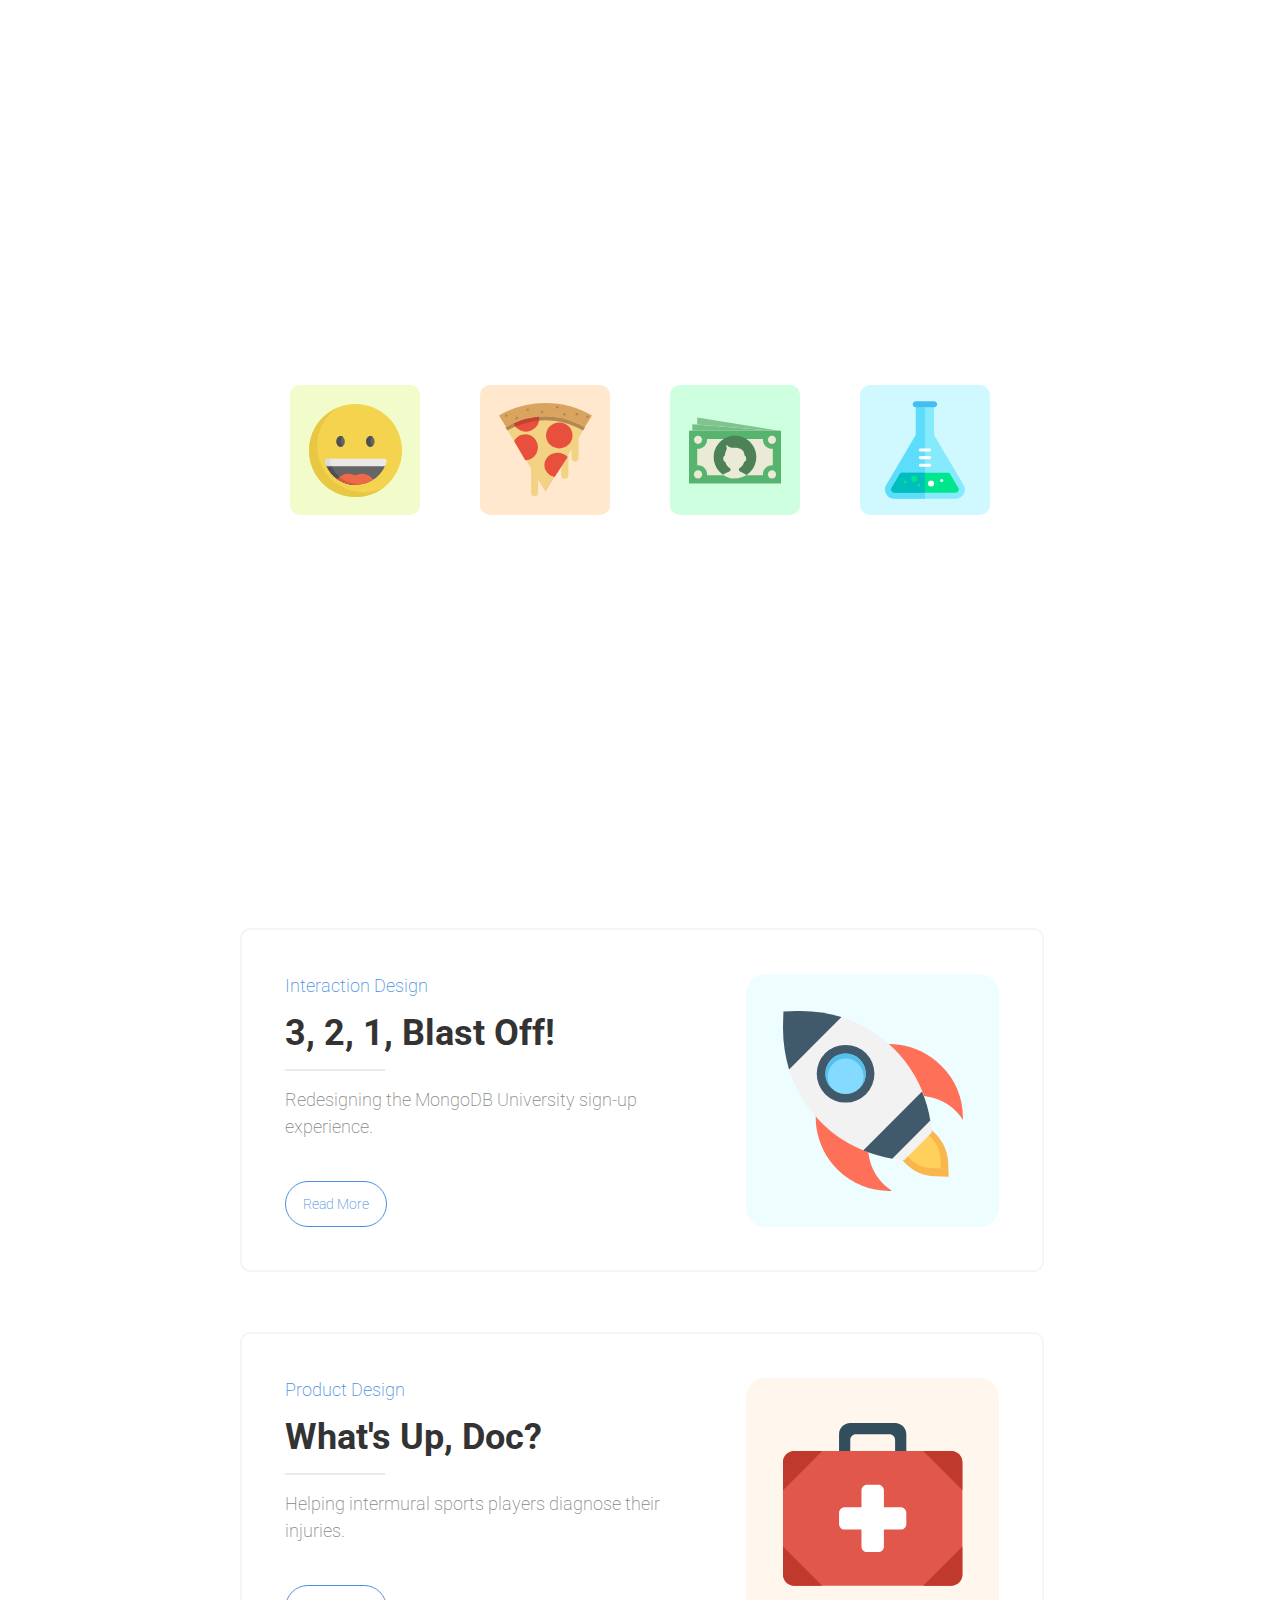
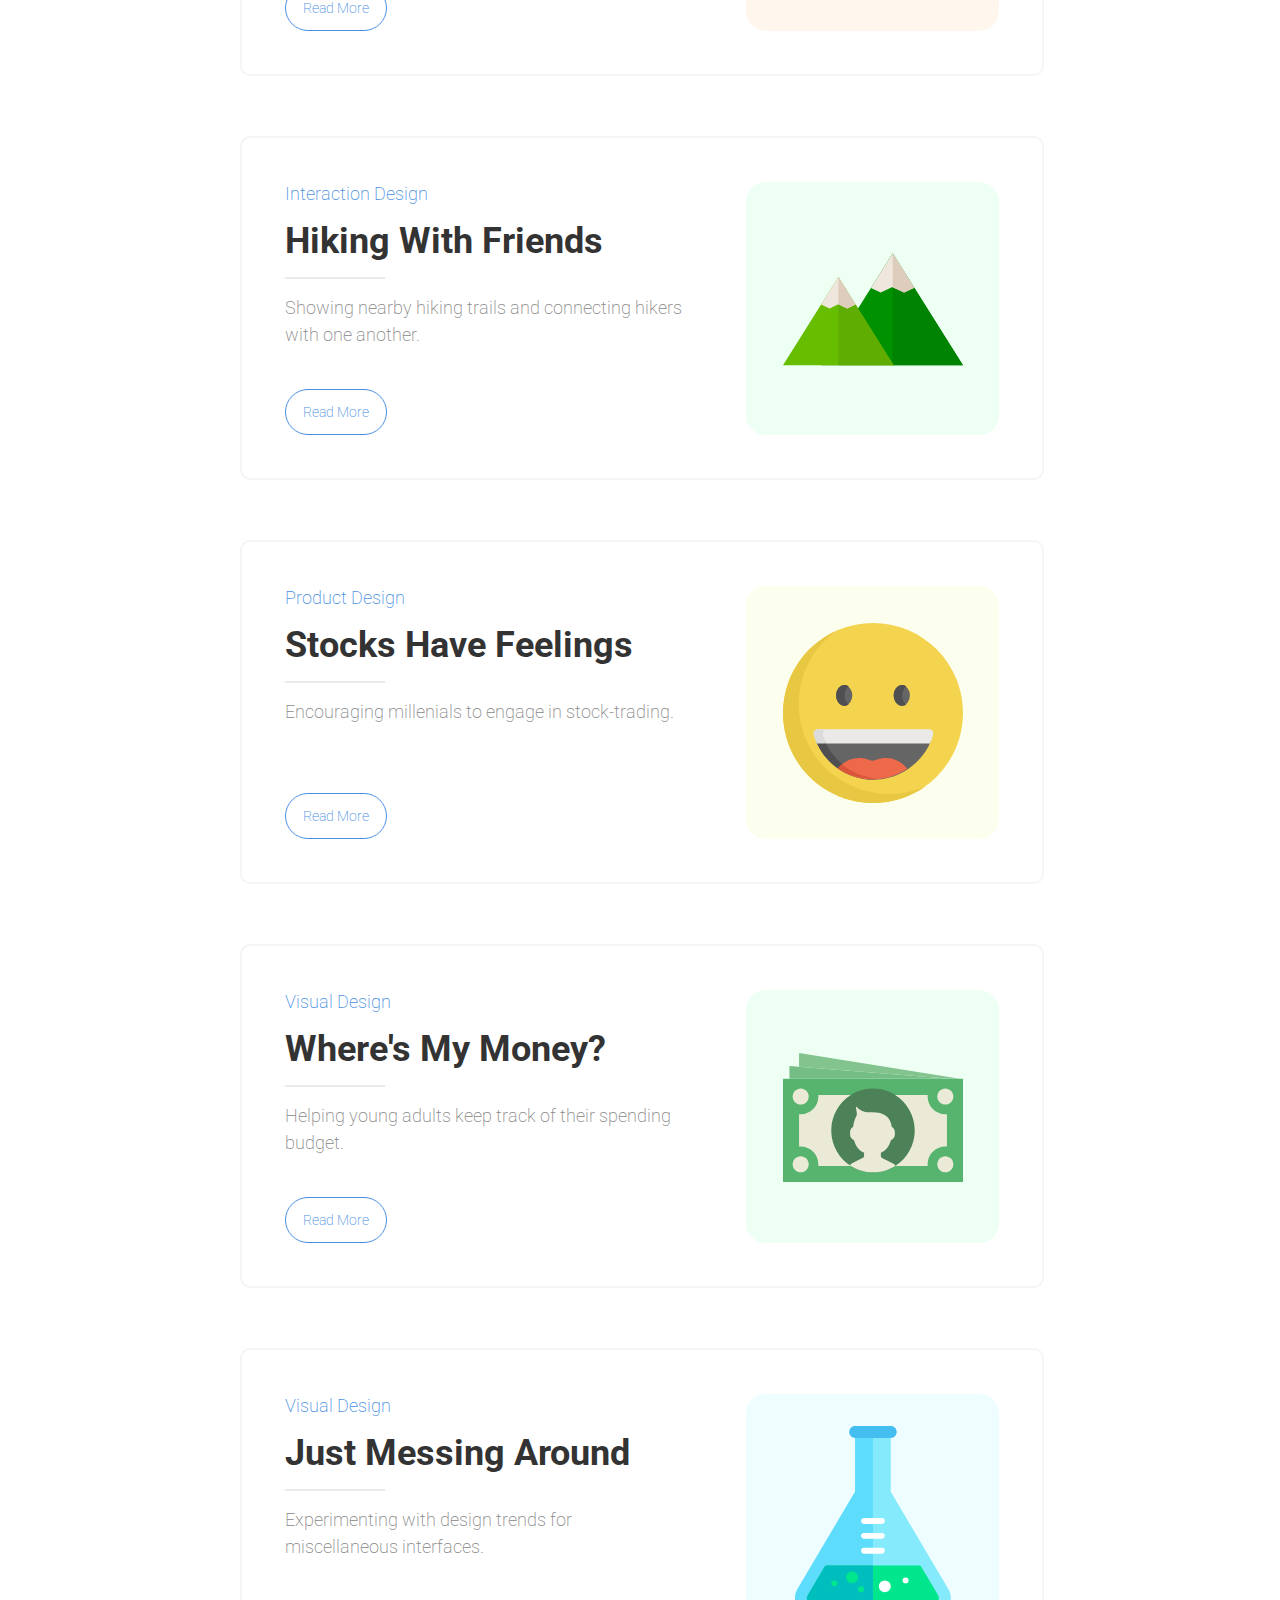
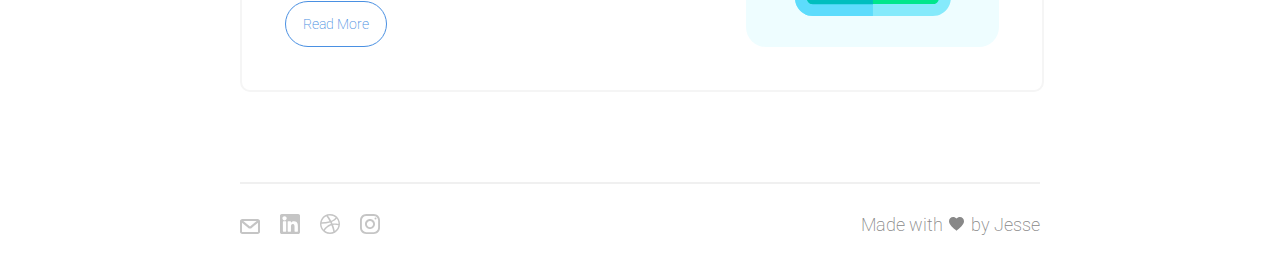
<file: index.html>
<!DOCTYPE html>

<html>
    <head>
        <meta name="viewport" content="width=device-width, initial-scale=1.0">
        <link href="https://fonts.googleapis.com/css?family=Roboto:300,300i,400,400i,700" rel="stylesheet">
        <link rel="stylesheet" href="styles.css">

        <title>
            Jesse Wu
        </title>
    </head>
  
    <body>
        <div id="wrapper">
            <div id="hero">
                <div class="description">How are you doing? I'm</div>
                <div class="title">Jesse Wu</div>
                <div class="divider short"></div>
                <div class="description">I'm a <span class="emphasis">product designer</span> who is passionate about serving people by understanding their needs and delivering delightful, accessible, and intuitive experiences.</div>
            </div>

            <div id="work">
                <a href="work/learning.html">
                    <div class="project" id="sentiment">
                        <span class="subtitle">Interaction Design</span>
                        <br>
                        <span class="title"> Always Learning </span>
                        <br>
                        <div class="icon" id="bulb">
                            <img src="img/bulb.svg" />
                        </div>
                        <div class="divider short"></div>
                        <span class="description"> Helping MongoDB University students keep track of their learnings.</span>
                        <div class="explore"><span>Read More</span></div>
                    </div>
                </a>

                <a href="work/signup.html">
                    <div class="project" id="d3">
                        <span class="subtitle">Interaction Design</span>
                        <br>
                        <span class="title"> 3, 2, 1, Blast Off! </span>
                        <br>
                        <div class="icon" id="rocket">
                            <img src="img/rocket.svg" />
                        </div>
                        <div class="divider short"></div>
                        <span class="description"> Redesigning the MongoDB University sign-up experience. </span>
                        <div class="explore"><span>Read More</span></div>
                    </div>
                </a>

                <a href="work/pocketdoc.html">
                    <div class="project" id="pizza">
                        <span class="subtitle">Product Design</span>
                        <br>
                        <span class="title"> What's Up, Doc? </span>
                        <br>
                        <div class="icon" id="pocketdoc">
                            <img src="img/pocketdoc.svg" />
                        </div>
                        <div class="divider short"></div>
                        <span class="description"> Helping intermural sports players diagnose their injuries. </span>
                        <div class="explore"><span>Read More</span></div>
                    </div>
                </a>

                <a href="work/hiker.html">
                    <div class="project" id="money">
                        <span class="subtitle">Interaction Design</span>
                        <br>
                        <span class="title"> Hiking With Friends </span>
                        <br>
                        <div class="icon" id="mountains">
                            <img src="img/mountains.svg" />
                        </div>
                        <div class="divider short"></div>
                        <span class="description"> Showing nearby hiking trails and connecting hikers with one another.</span>
                        <div class="explore"><span>Read More</span></div>
                    </div>
                </a>

                <a href="work/sentiment.html">
                    <div class="project" id="sentiment">
                        <span class="subtitle">Product Design</span>
                        <br>
                        <span class="title"> Stocks Have Feelings </span>
                        <br>
                        <div class="icon" id="smiley">
                            <img src="img/smiley.svg" />
                        </div>
                        <div class="divider short"></div>
                        <span class="description"> Encouraging millenials to engage in stock-trading. </span>
                        <div class="explore"><span>Read More</span></div>
                    </div>
                </a>

                <!-- <a href="work/pizza.html">
                    <div class="project" id="pizza">
                        <span class="title"> Let's Order Some Pizza </span>
                        <br>
                        <span class="subtitle">Research, Design, Prototype </span>
                        <br>
                        <div class="icon" id="slice">
                            <img src="img/slice.svg" />
                        </div>
                        <span class="description"> Improving the experience of buying pizza online. </span>
                    </div>
                </a> -->

                <a href="work/money.html">
                    <div class="project" id="money">
                        <span class="subtitle"> Visual Design </span>
                        <br>
                        <span class="title"> Where's My Money? </span>
                        <br>
                        <div class="icon" id="cash">
                            <img src="img/cash.svg" />
                        </div>
                        <div class="divider short"></div>
                        <span class="description"> Helping young adults keep track of their spending budget. </span>
                        <div class="explore"><span>Read More</span></div>
                    </div>
                </a>

                <a href="work/messing.html">
                    <div class="project" id="d3">
                        <span class="subtitle"> Visual Design </span>
                        <br>
                        <span class="title"> Just Messing Around </span>
                        <br>
                        <div class="icon" id="graph">
                            <img src="img/flask.svg" />
                        </div>
                        <div class="divider short"></div>
                        <span class="description"> Experimenting with design trends for miscellaneous interfaces. </span>
                        <div class="explore"><span>Read More</span></div>
                    </div>
                </a>
            </div>

            <div id="footer">
                <div class="divider long"></div>
                <a href="mailto:hi@jessewu.me"><img src="img/email.svg"/></a>
                <a target="_blank" href="https://www.linkedin.com/in/jesse-wu-065820126/"><img src="img/linkedin.svg"/></a>
                <a target="_blank" href="https://dribbble.com/jessesse"><img src="img/dribbble.svg"/></a>
                <a target="_blank" href="https://www.instagram.com/jessessewu/"><img src="img/instagram.svg"/></a>
                <div class="credit">Made with <img src="img/heart.svg" /> by Jesse</div>
            </div>
        </div>

        <div id="loading">
            <div class="icon_row">
                <div class="icon" id="smiley">
                    <img src="img/smiley.svg" />
                </div>
                <div class="icon" id="slice">
                    <img src="img/slice.svg" />
                </div>
                <div class="icon" id="cash">
                    <img src="img/cash.svg" />
                </div>
                <div class="icon" id="graph">
                    <img src="img/flask.svg" />
                </div>
            </div>
        </div> 
    </body>

    <script>
        function hover_fix()
        {
            var el = this;
            var par = el.parentNode;
            var next = el.nextSibling;
            par.removeChild(el);
            setTimeout(function() {par.insertBefore(el, next);}, 0)
        }

        setTimeout(function() {
            document.getElementById("loading").style.display = "none";
        }, 1700);
    </script>

</html>
</file>
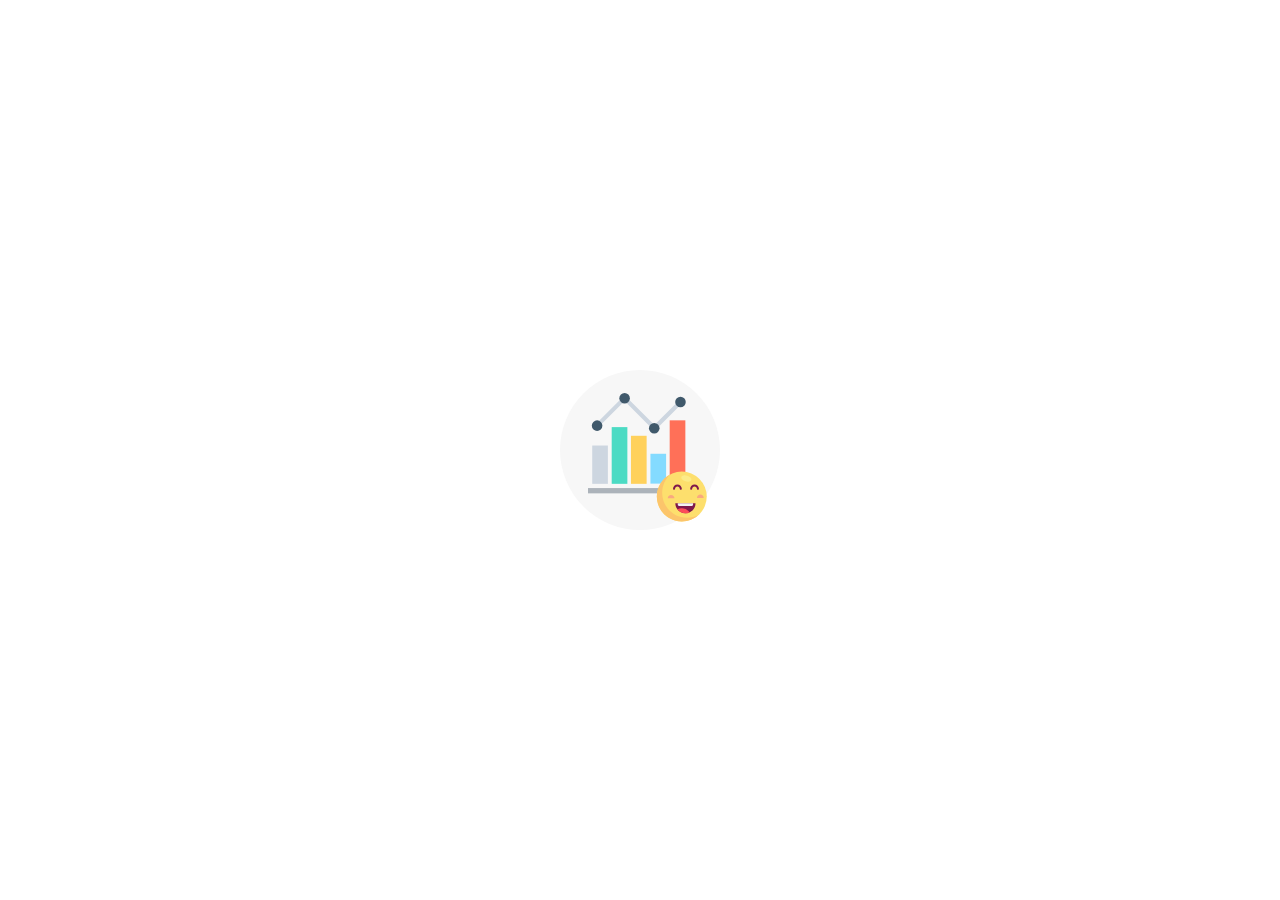
<file: demo/sentiment/index.html>
<!DOCTYPE html> 

<html>
	<head>
		<meta name="viewport" content="width=device-width, initial-scale=1.0">
        <link href="https://fonts.googleapis.com/css?family=Lobster|Roboto:400,700" rel="stylesheet">
		<script src="https://ajax.googleapis.com/ajax/libs/jquery/3.3.1/jquery.min.js"></script>

		<link rel="stylesheet" href="styles.css">
		<script src="script.js"></script>
	</head>

	<body>
		<div id="wrapper">
			<div id="logo">
				<img src="img/logo.svg" />
			</div>

			<div id="title">
				Stocks Have Feelings
			</div>
			<div id="subtitle">
				Discover public sentiment towards stocks
			</div>

			<div id="stock_search">
				<input id="stock_name" type="text" placeholder="Search for a stock...">
				<a href="templates/stock.html">
					<img id="right_arrow" src="img/right_arrow.svg">
				</a>
			</div>

			<div class="separator">
				<img src="img/or_separator.svg">
			</div>

			<div id="select_prompt">
				Select an industry
			</div>

			<div id="industries">
				<img class="industry" id="energy" src="img/energy.svg">
				<img class="industry" id="finance" src="img/finance.svg">
				<img class="industry" id="healthcare" src="img/healthcare.svg">
				<img class="industry" id="technology" src="img/technology.svg">
				<img class="industry" id="transportation" src="img/transportation.svg">
			</div>
		</div>

		<div id="loading">
				<div id="logo">
					<img src="img/logo.svg" />
				</div>
			</div>
	</body>
</html>
</file>
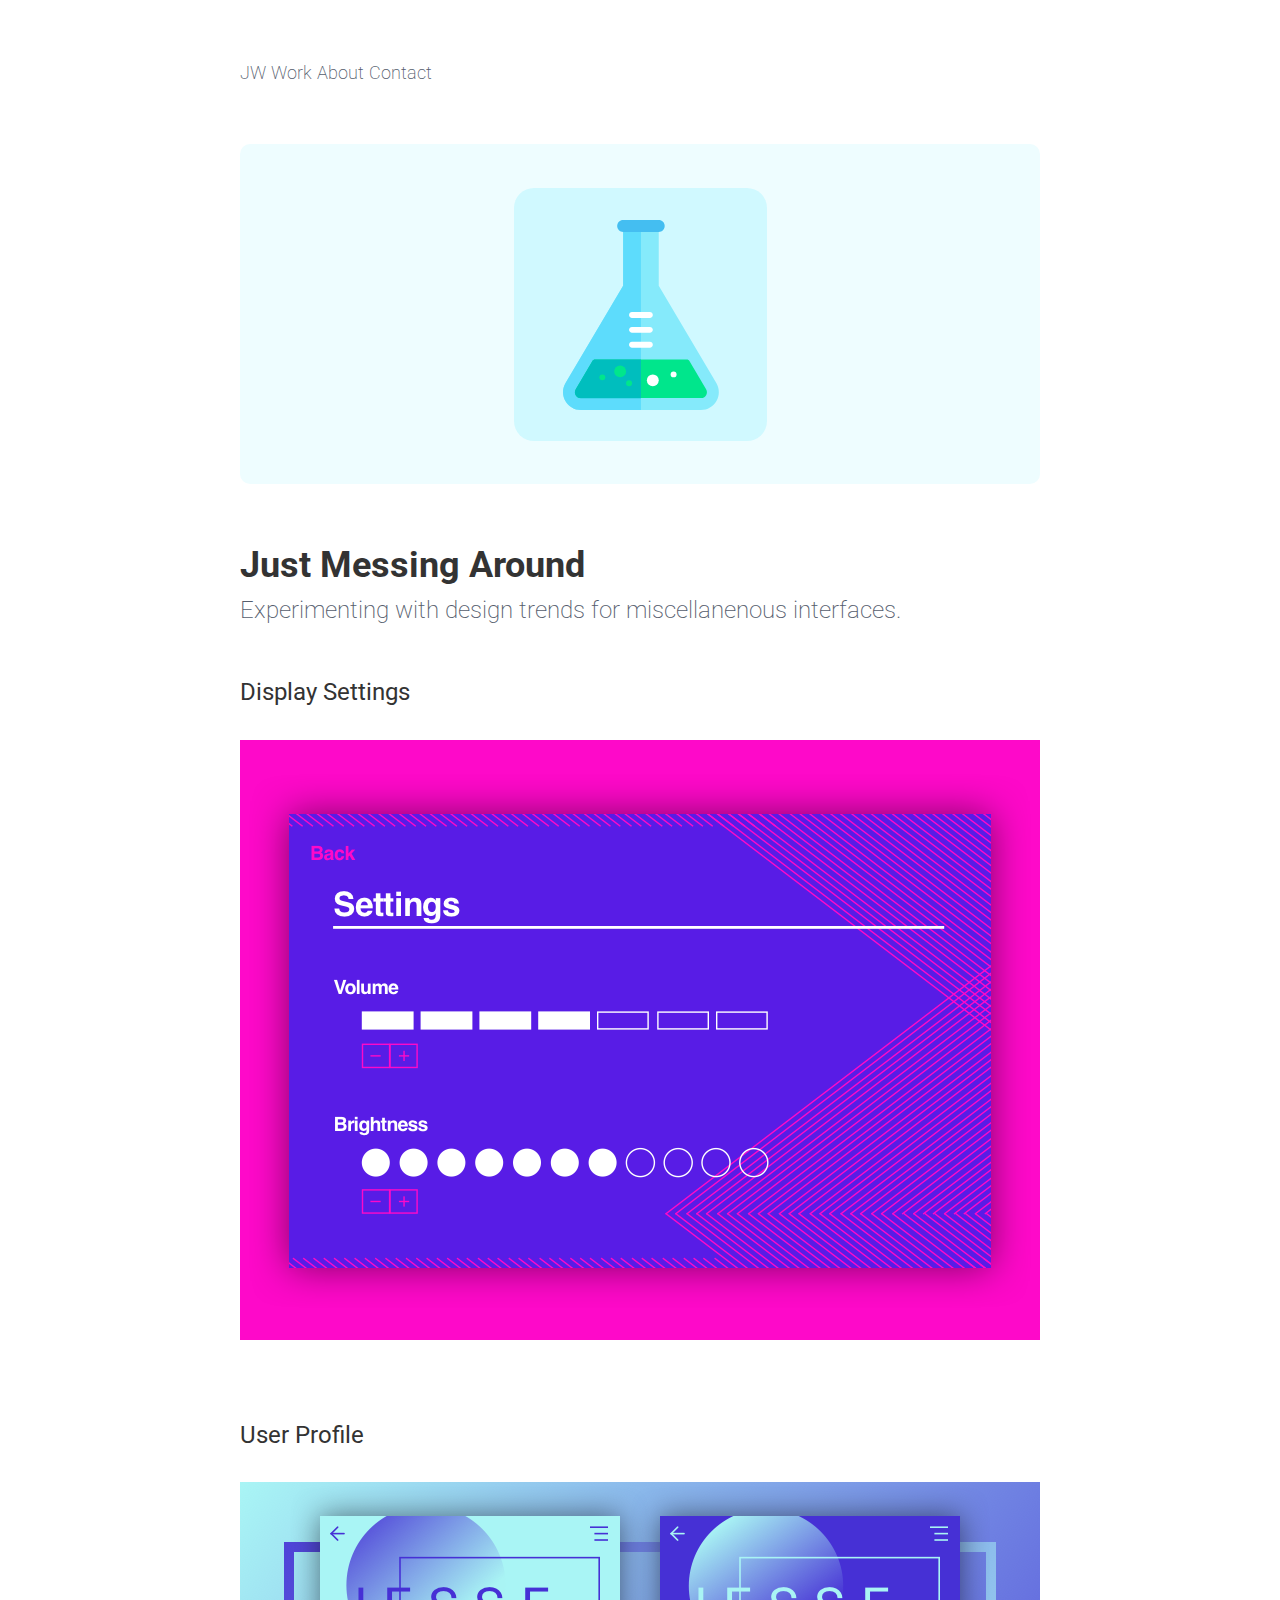
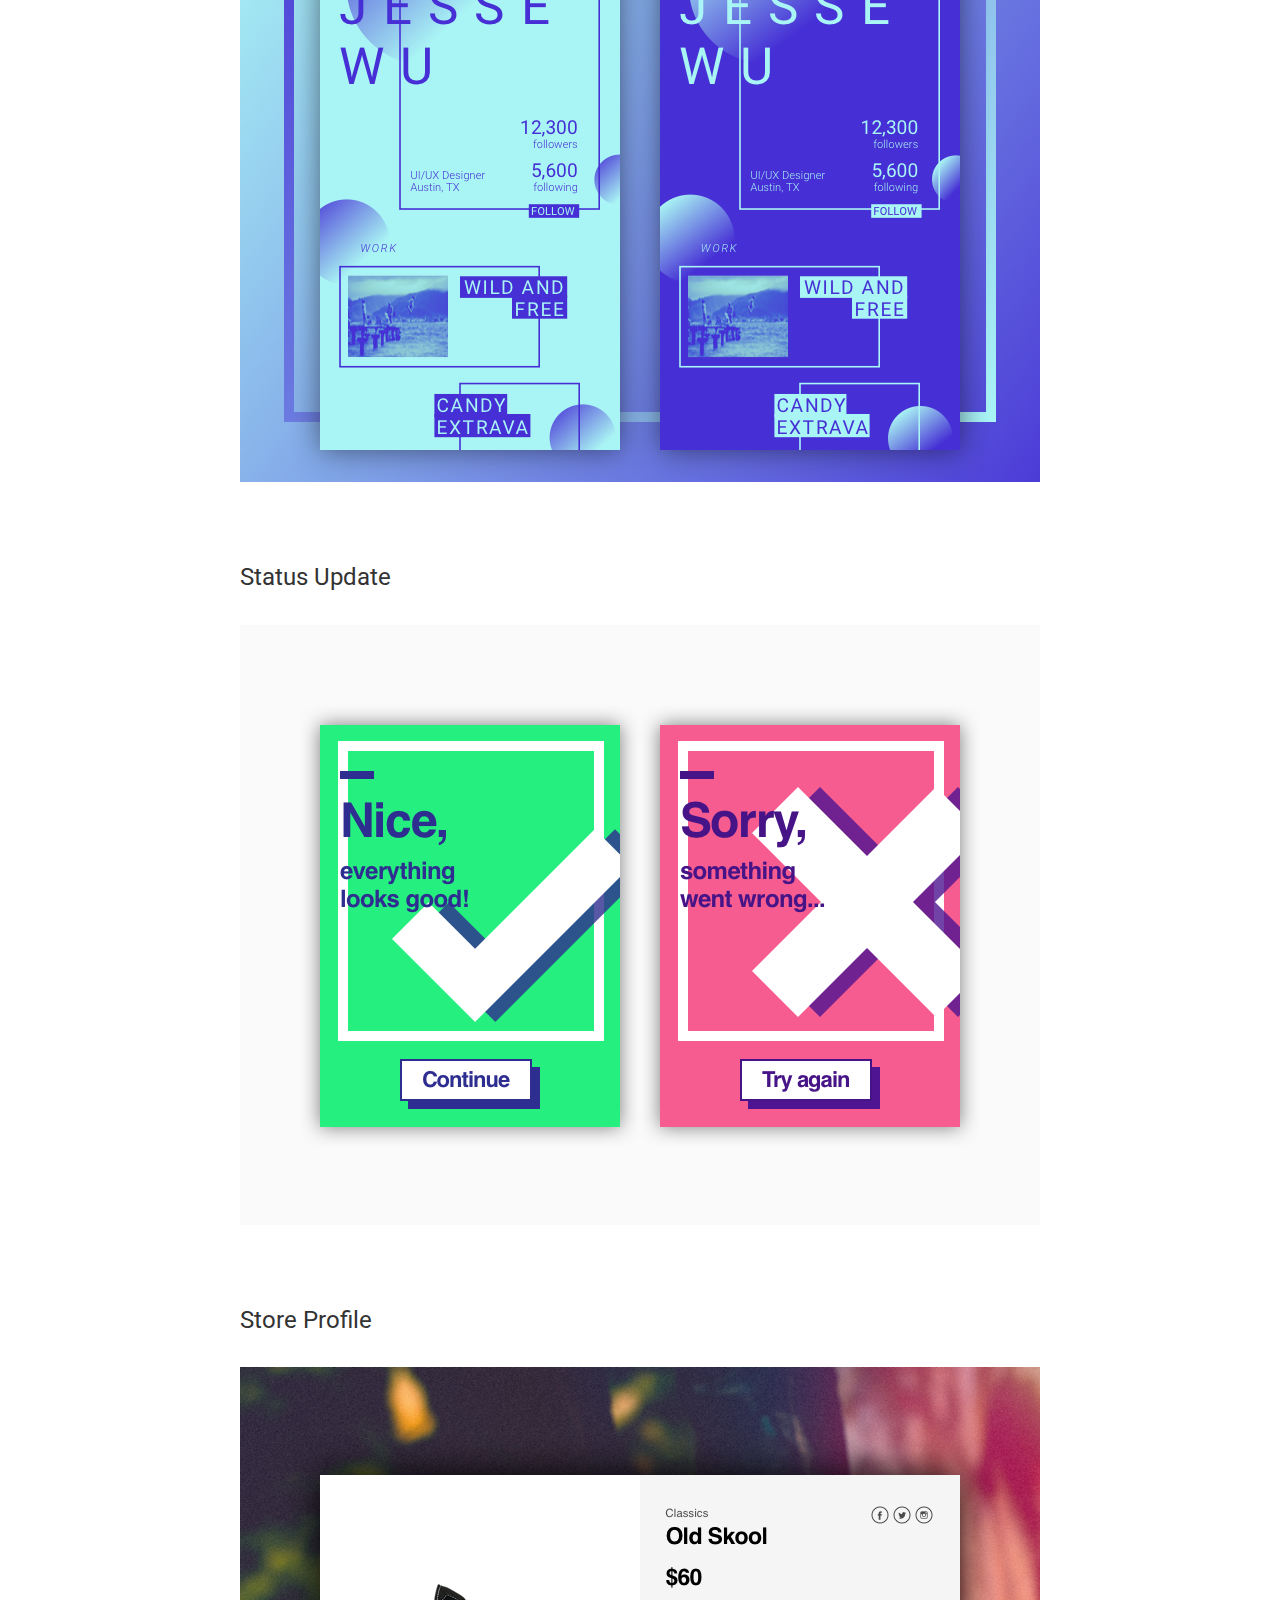
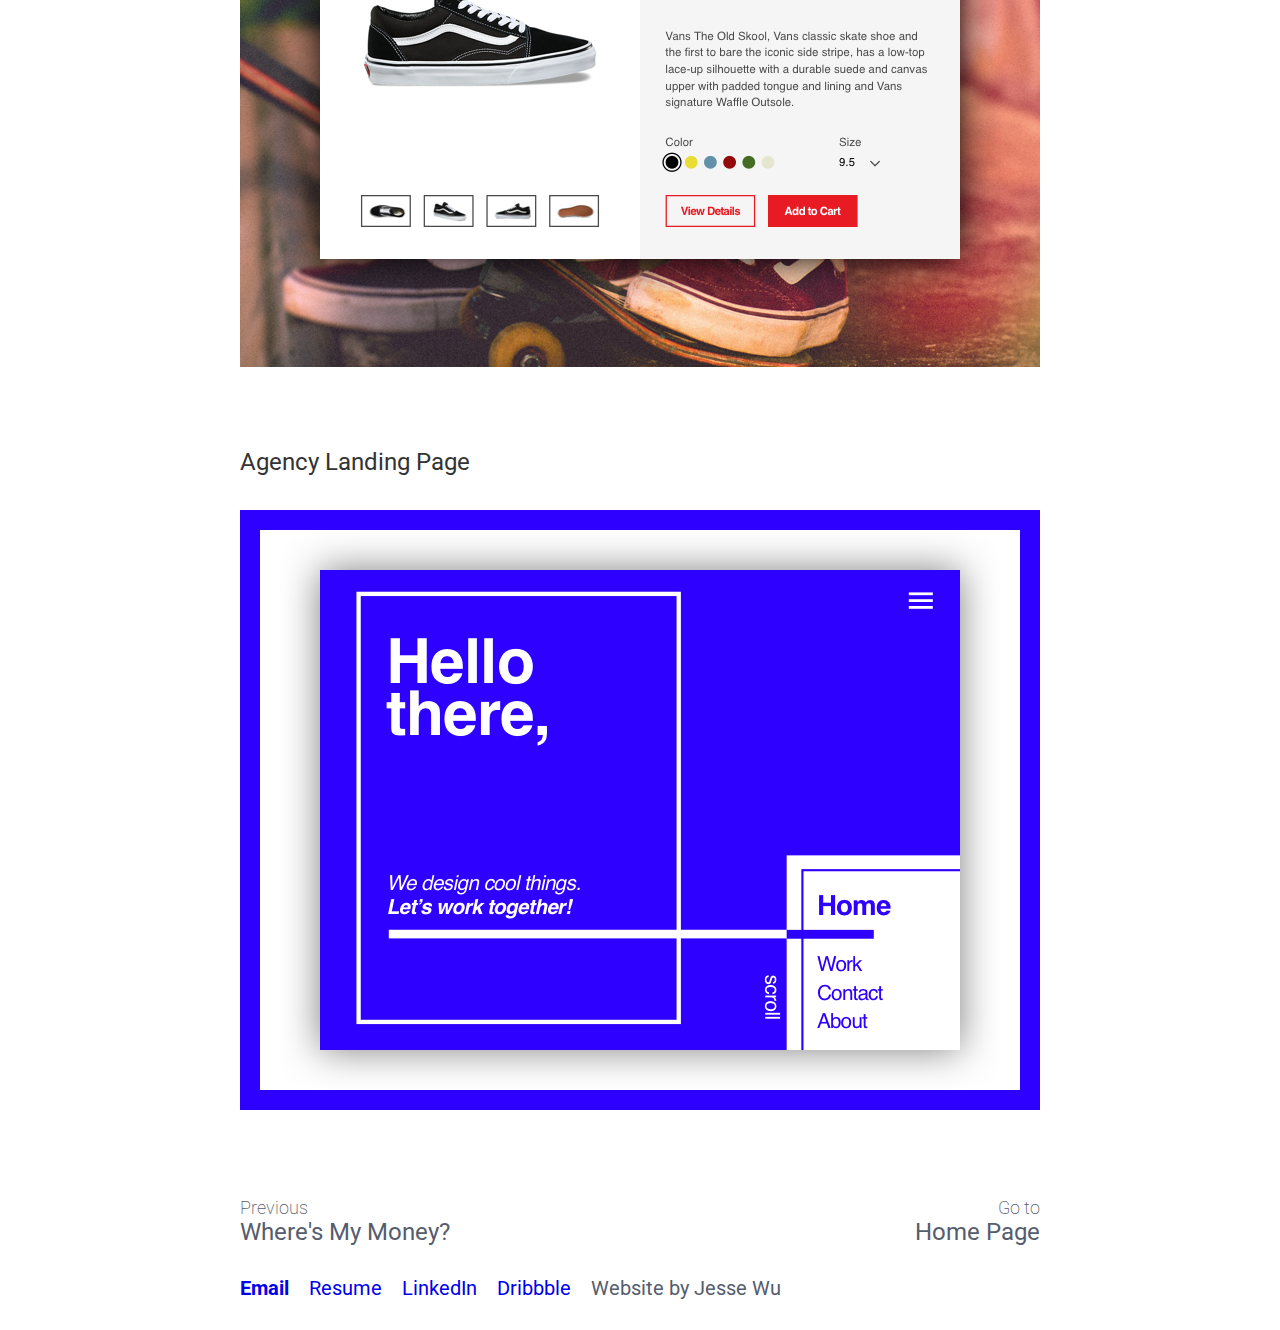
<file: work/d3.html>
<!DOCTYPE html>

<html>
    <head>
        <meta name="viewport" content="width=device-width, initial-scale=1.0">
        <link href="https://fonts.googleapis.com/css?family=Lobster|Roboto:400,700" rel="stylesheet">
        <link href="https://fonts.googleapis.com/css?family=Lobster" rel="stylesheet">
        <link rel="stylesheet" href="../styles.css">
        
        <title>
            Jesse Wu
        </title>
    </head>
  
    <body>
        <div id="wrapper">

            <div id="header">
                <a href="../index.html#hero" ontouchend="this.onclick=hover_fix"><span id="logo"> JW </span></a>

                <a href="../index.html#work" ontouchend="this.onclick=hover_fix" ><span> Work </span></a>
                <a href="../index.html#about" ontouchend="this.onclick=hover_fix"><span> About </span></a>
                <a href="../index.html#contact" ontouchend="this.onclick=hover_fix"><span> Contact </span></a>
            </div>

            <div class="case_study">
                <div class="hero" id="d3">
                    <div class="icon" id="graph">
                        <img src="../img/flask.svg" />
                    </div>
                </div>

                <span class="title">Just Messing Around</span>
                <br>
                <span class="subtitle">Experimenting with design trends for miscellanenous interfaces.</span>
                <br>
                <span class='heading'>Display Settings</span>
                    <span class="body"><img id="settings" onclick="summon(this.id)" src="../img/d3/settings.png" /></span>

                <span class='heading'>User Profile</span>
                    <span class="body"><img id="profile" onclick="summon(this.id)" src="../img/d3/profile.png" /></span>

                <span class='heading'>Status Update</span>
                    <span class="body"><img id="success_error" onclick="summon(this.id)" src="../img/d3/success_error.png" /></span>

                <span class='heading'>Store Profile</span>
                    <span class="body"><img id="product" onclick="summon(this.id)" src="../img/d3/product.png" /></span>

                <span class='heading'>Agency Landing Page</span>
                    <span class="body"><img id="landing" onclick="summon(this.id)" src="../img/d3/landing.png" /></span>
            </div>

            <div id="project_nav">
                <a href="../index.html">
                    <span class="next">Go to
                        <br>
                        <span class="title">Home Page</span>
                    </span>
                </a>
                <a href="money.html">
                    <span class="previous">Previous
                        <br>
                        <span class="title">Where's My Money?</span>
                    </span>
                </a>
            </div>

            <div id="footer">
                <a href="mailto:jwu308@gatech.edu"><span id="email"> <b>Email</b> </span></a>

                <a href="../document/WuJesse_Resume.pdf"><span> Resume </span></a>
                <a href="https://www.linkedin.com/in/jesse-wu-065820126/"><span> LinkedIn </span></a>
                <a href="https://dribbble.com/jessesse"><span> Dribbble </span></a>

                <span id="credits"> Website by Jesse Wu </span>
            </div>
        </div>

        <div class="overlay" id="settings" onclick="disappear(this.id)">
            <img src="../img/d3/settings.png" />
        </div>
        <div class="overlay" id="profile" onclick="disappear(this.id)">
             <img src="../img/d3/profile.png" />
        </div>
        <div class="overlay" id="success_error" onclick="disappear(this.id)">
             <img src="../img/d3/success_error.png" />
        </div>
        <div class="overlay" id="product" onclick="disappear(this.id)">
             <img src="../img/d3/product.png" />
        </div>
        <div class="overlay" id="landing" onclick="disappear(this.id)">
             <img src="../img/d3/landing.png" />
        </div>

        <div id="loading">
            <div class="icon_row">
                <div class="icon" id="smiley">
                    <img src="../img/smiley.svg" />
                </div>
                <div class="icon" id="slice">
                    <img src="../img/slice.svg" />
                </div>
                <div class="icon" id="cash">
                    <img src="../img/cash.svg" />
                </div>
                <div class="icon" id="graph">
                    <img src="../img/flask.svg" />
                </div>
            </div>
        </div> 
    </body>

    <script>
        function hover_fix()
        {
            var el = this;
            var par = el.parentNode;
            var next = el.nextSibling;
            par.removeChild(el);
            setTimeout(function() {par.insertBefore(el, next);}, 0)
        }

        function disappear(id)
        {
            document.querySelector(".overlay" + "#" + id).style.display = "none";
            document.querySelector("body").style.overflow = "auto";
            document.querySelector(".case_study .body img ").style.cursor = "zoom-in";
        }

        function summon(id)
        {
            document.querySelector(".overlay" + "#" + id).style.display = "block";
            document.querySelector("body").style.overflow = "hidden";
            document.querySelector(".case_study .body img ").style.cursor = "zoom-out";
        }

        setTimeout(function() {
            document.getElementById("loading").style.display = "none";
        }, 1700);
    </script>

</html>
</file>
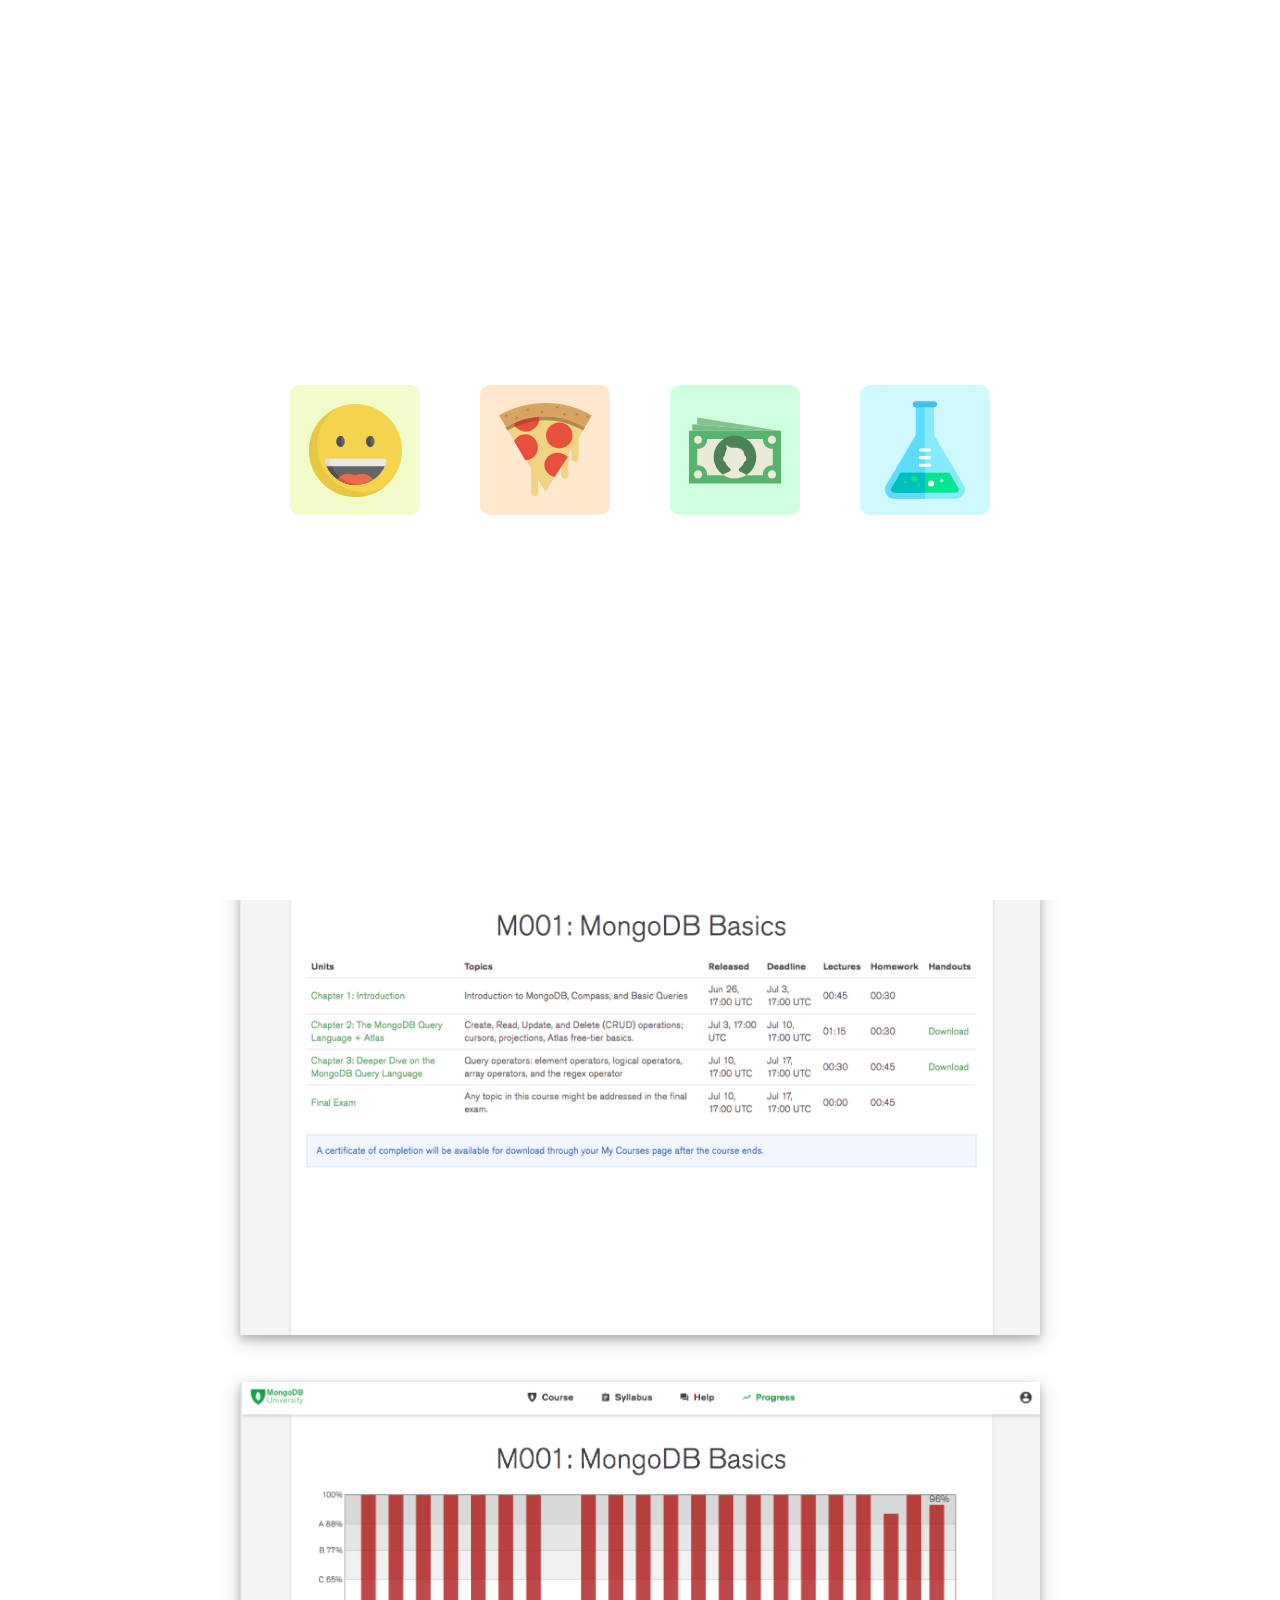
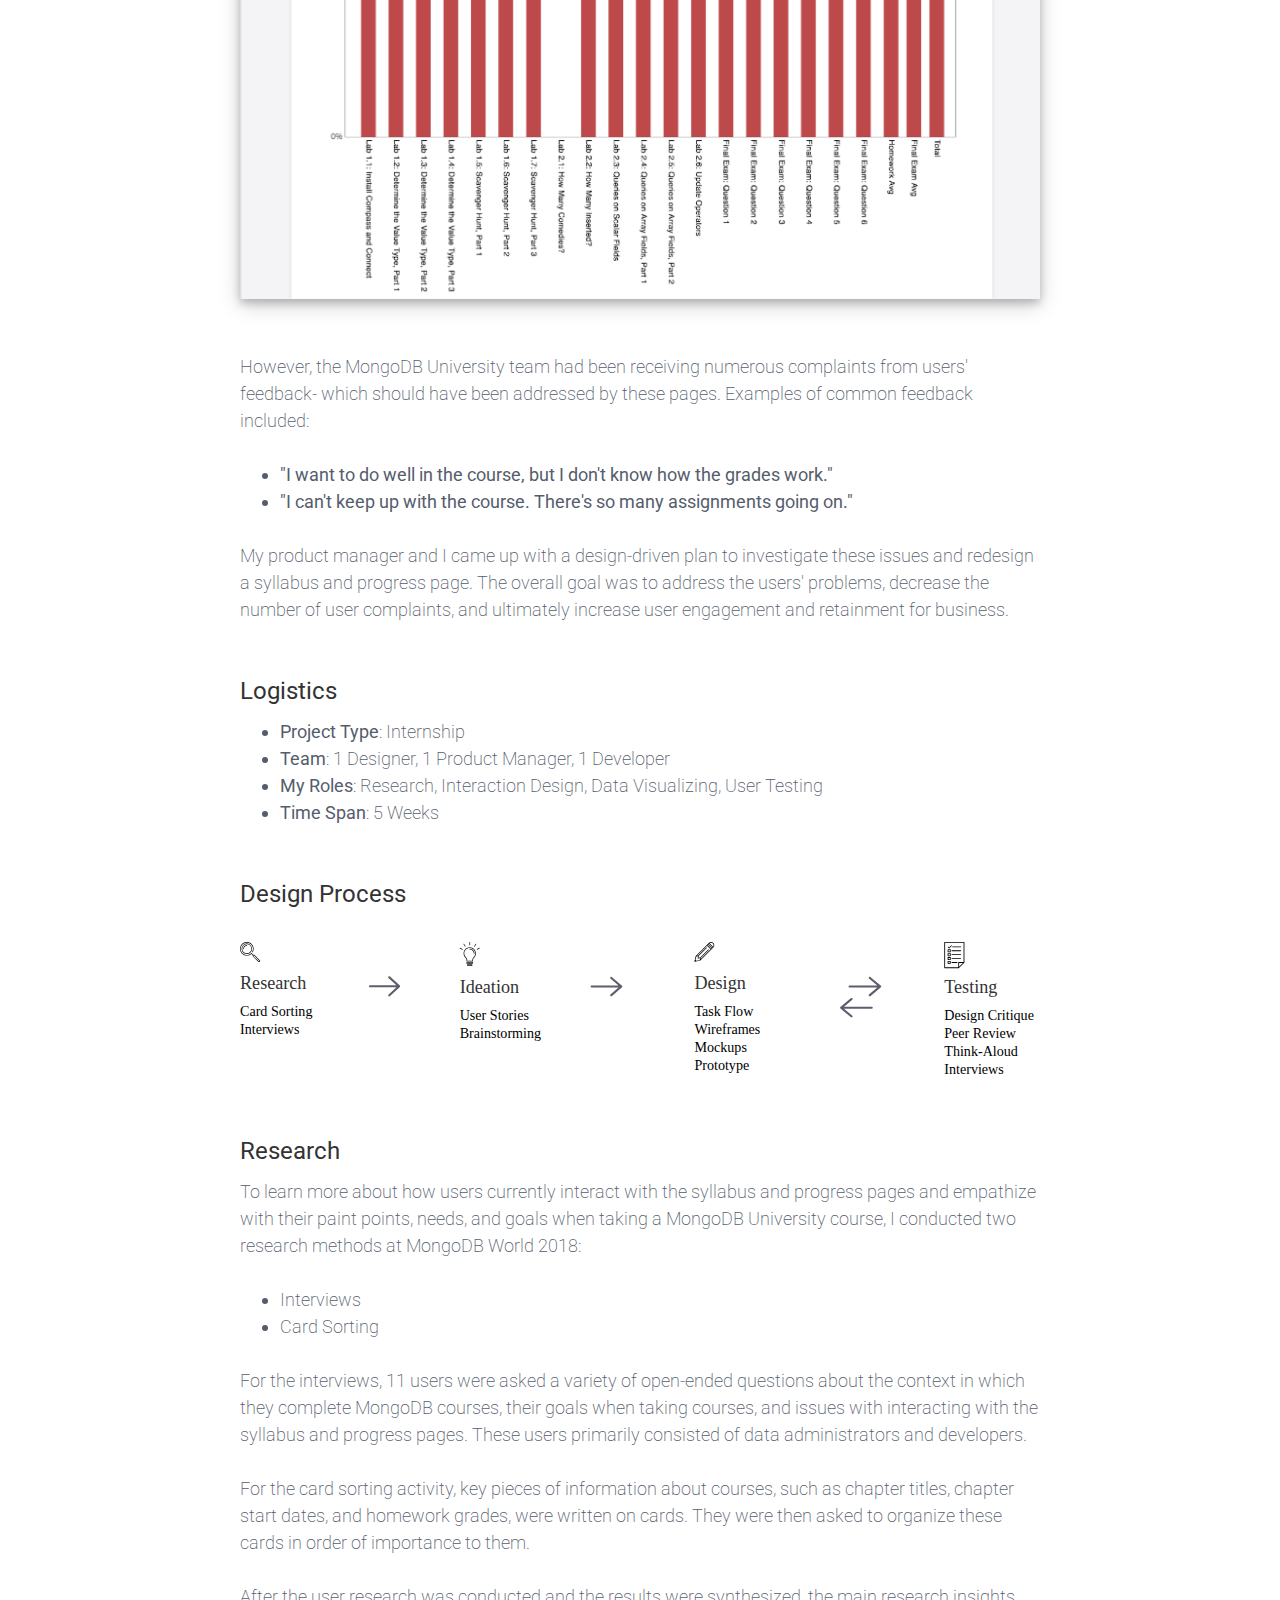
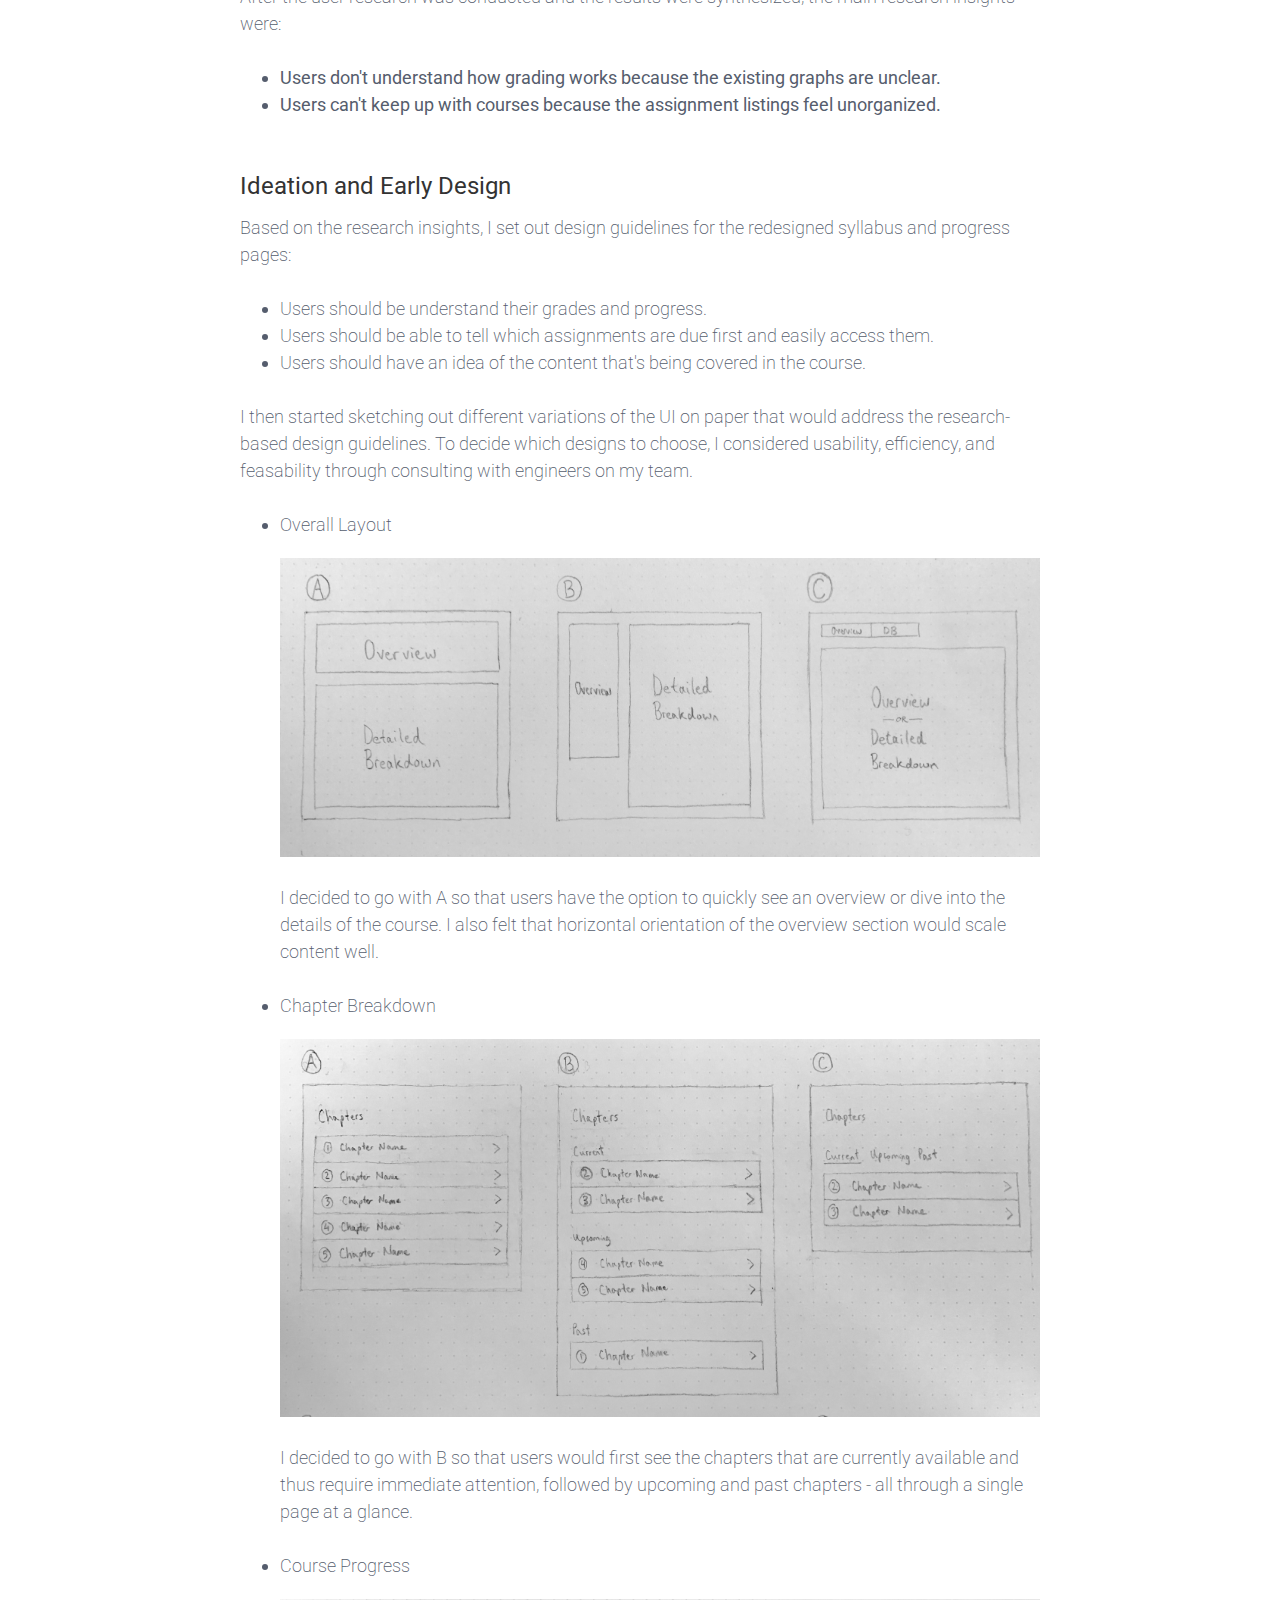
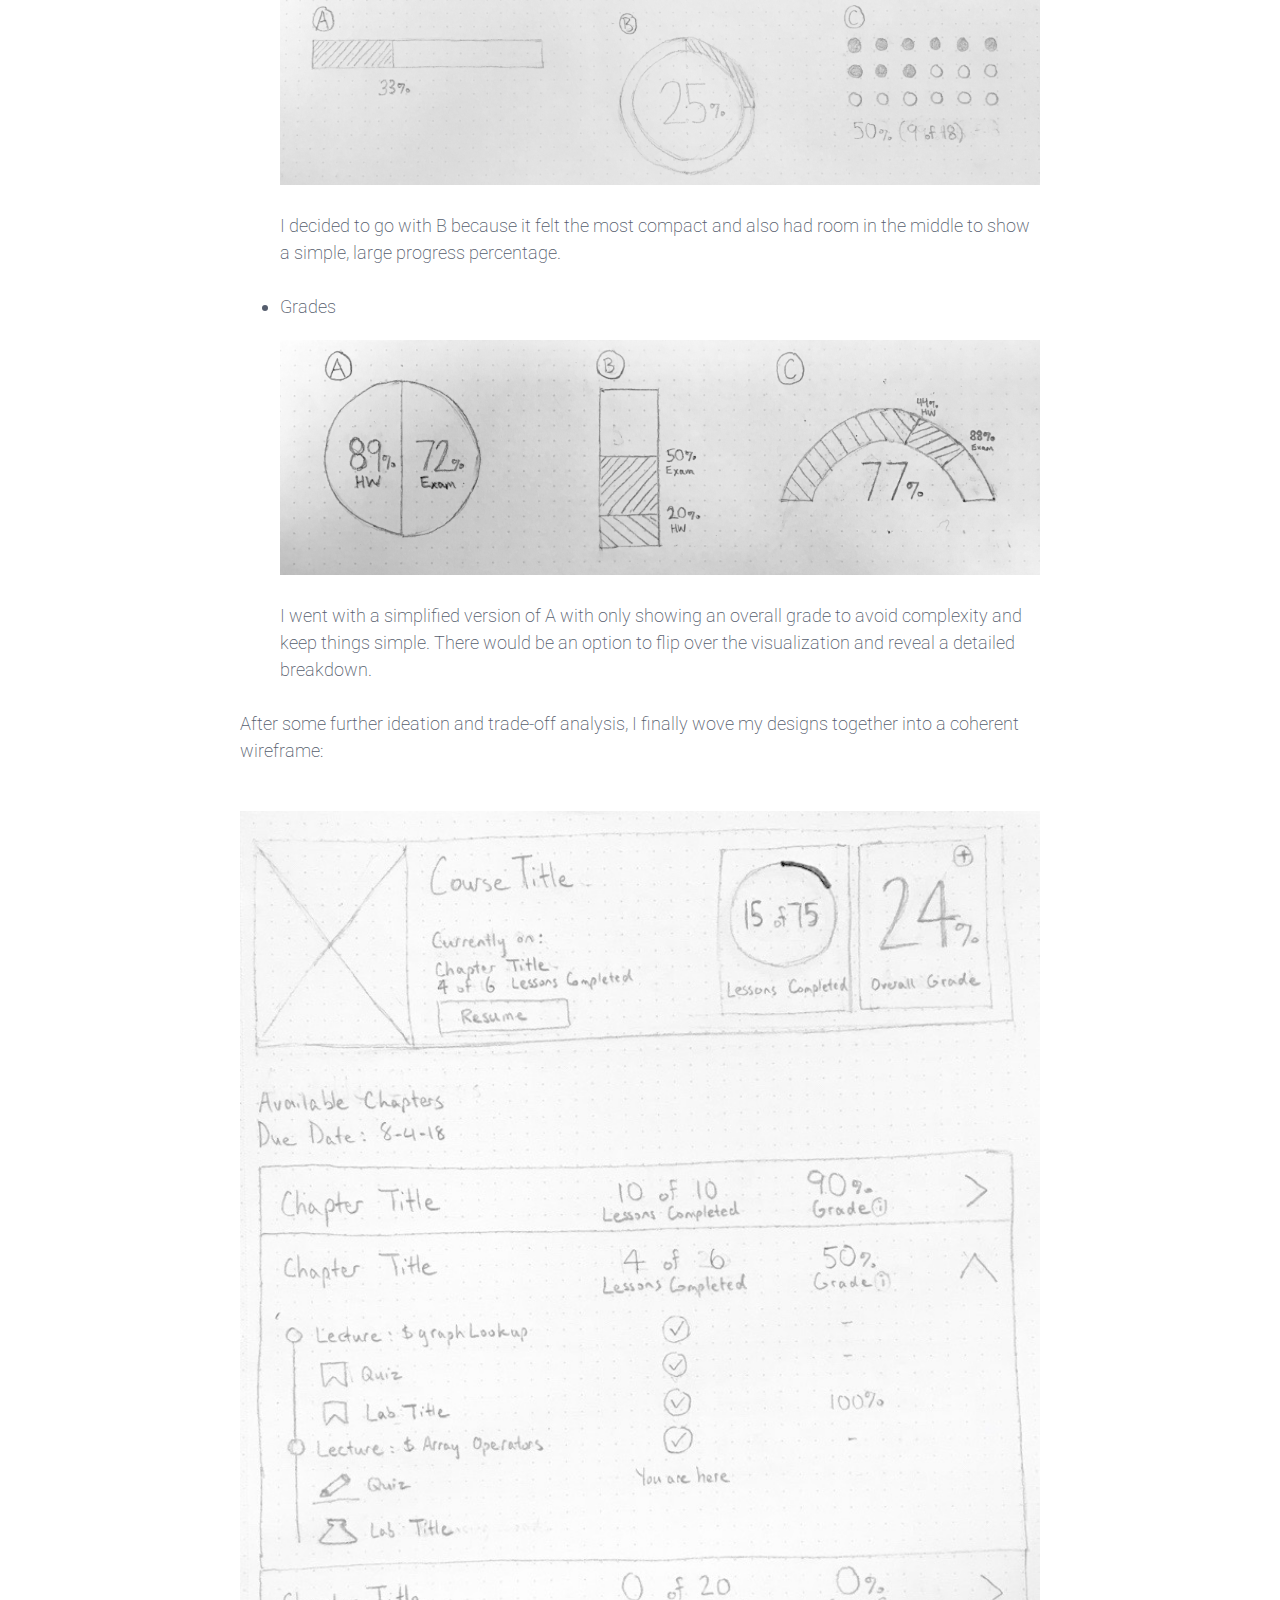
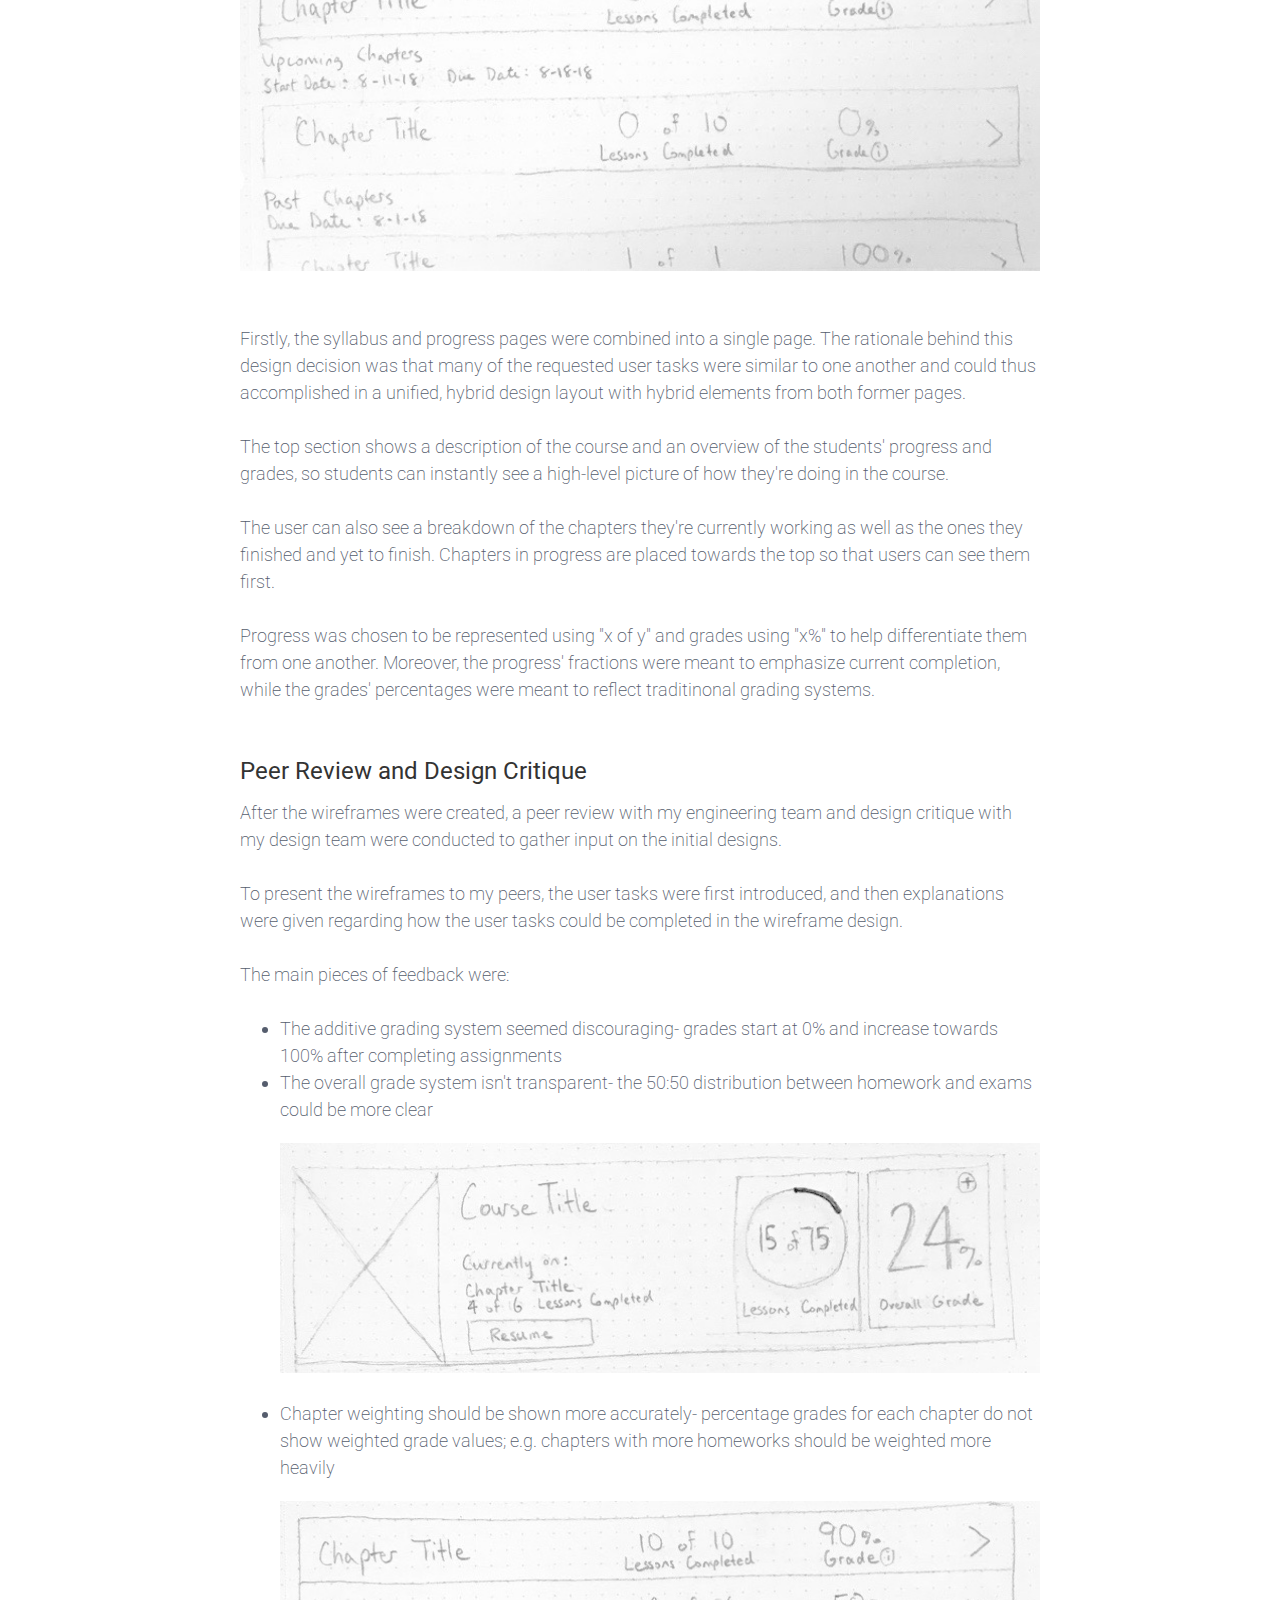
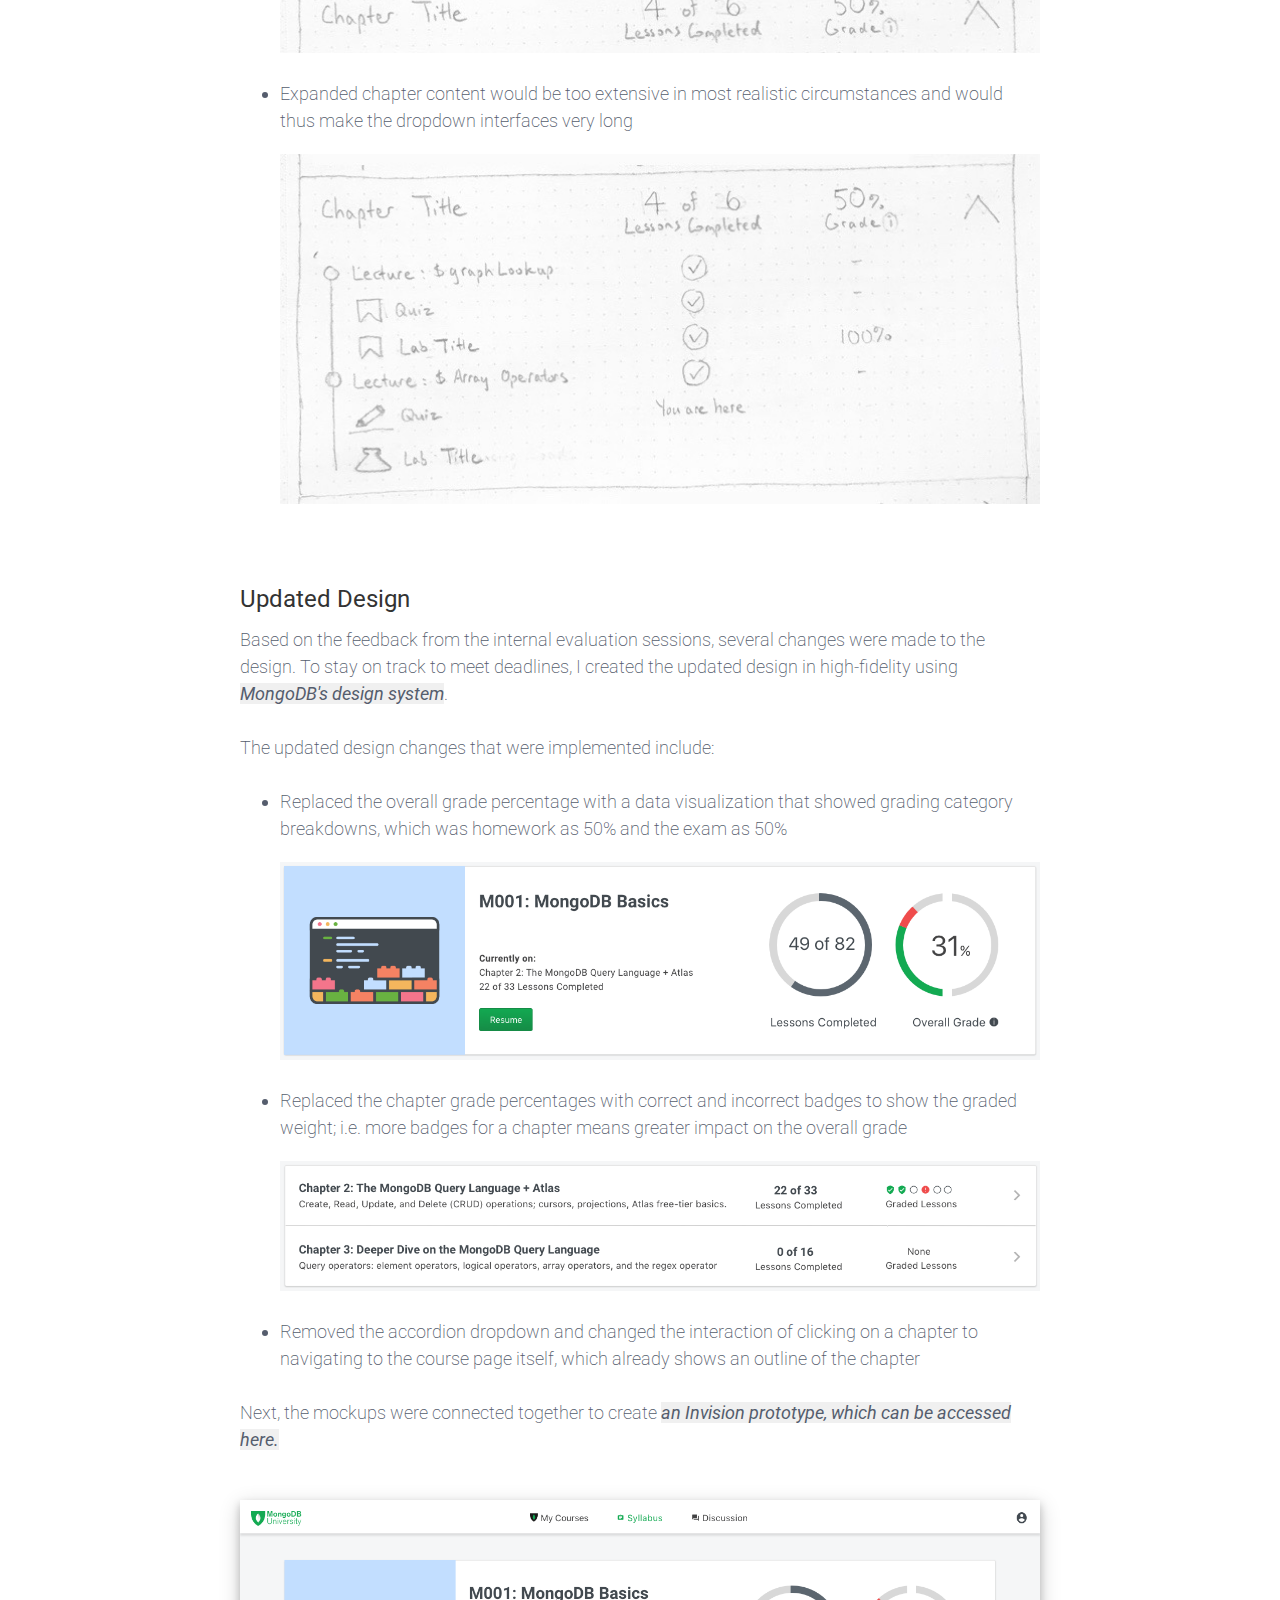
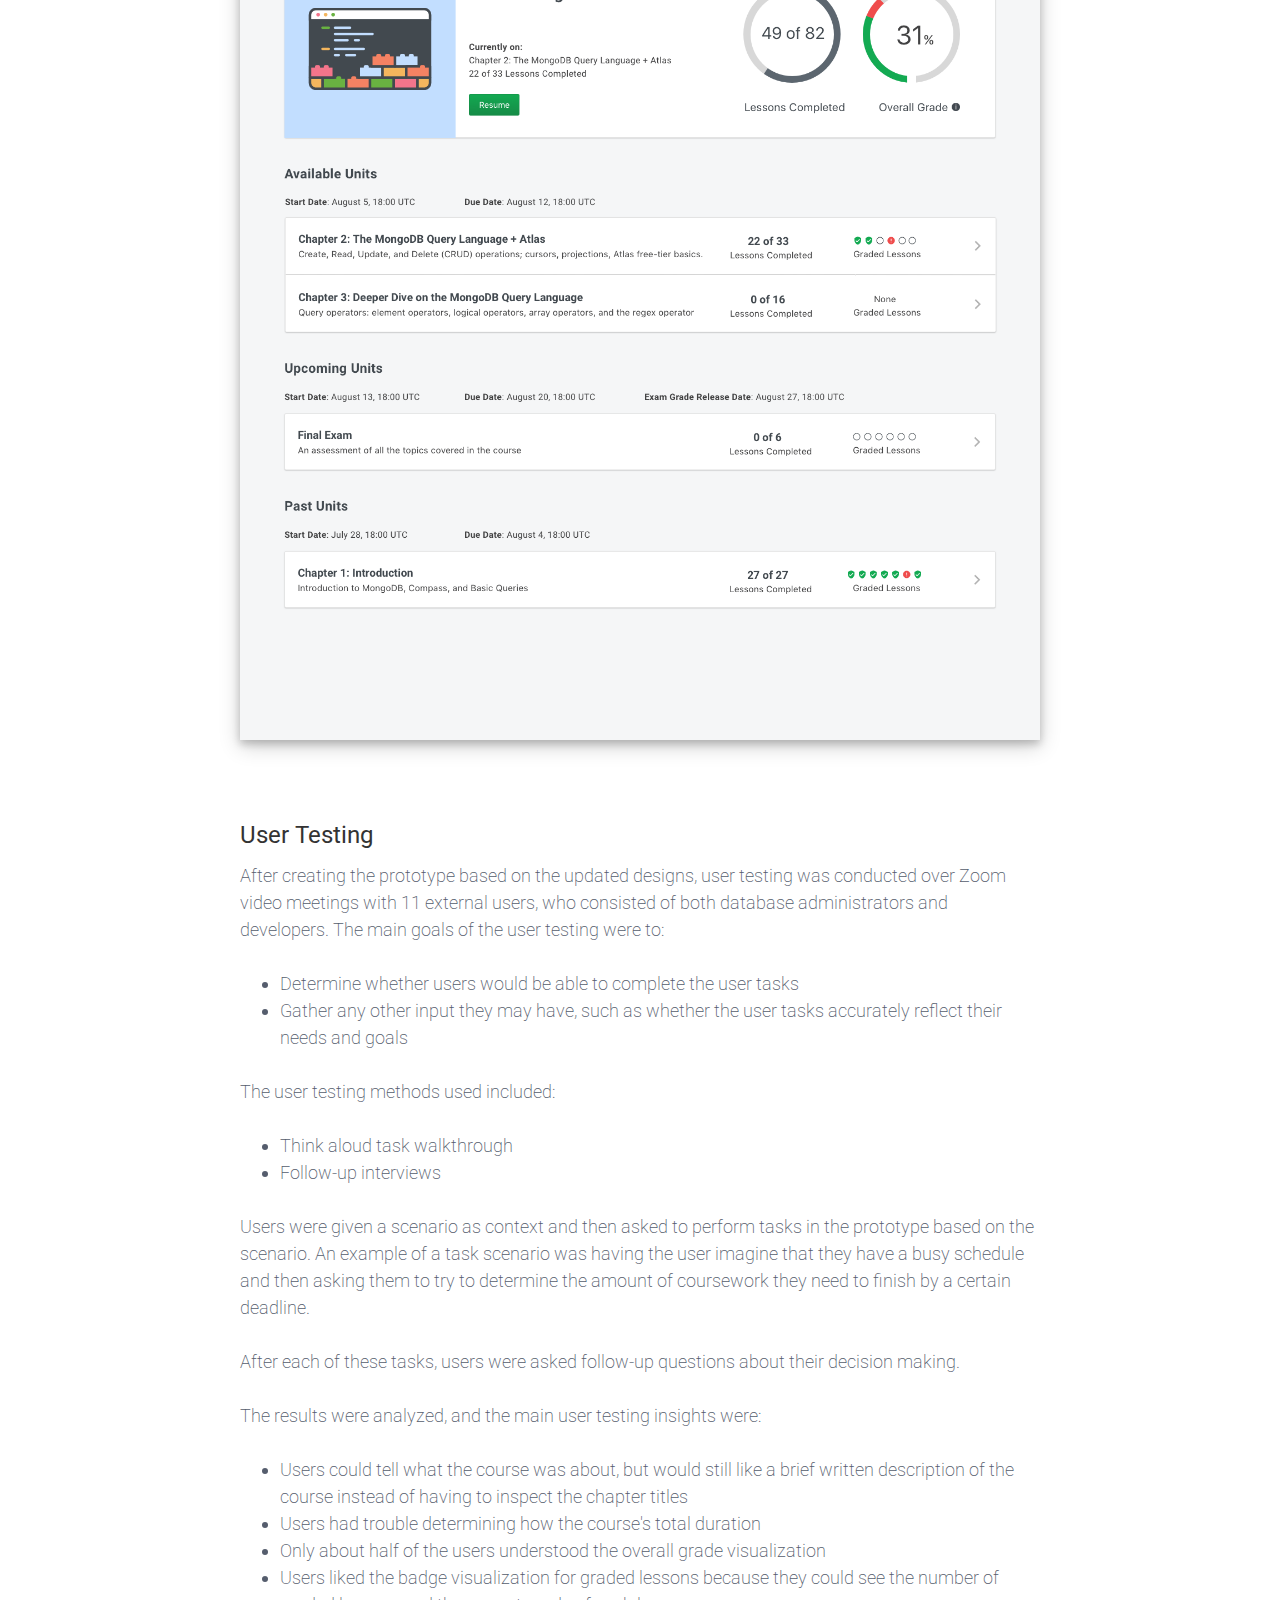
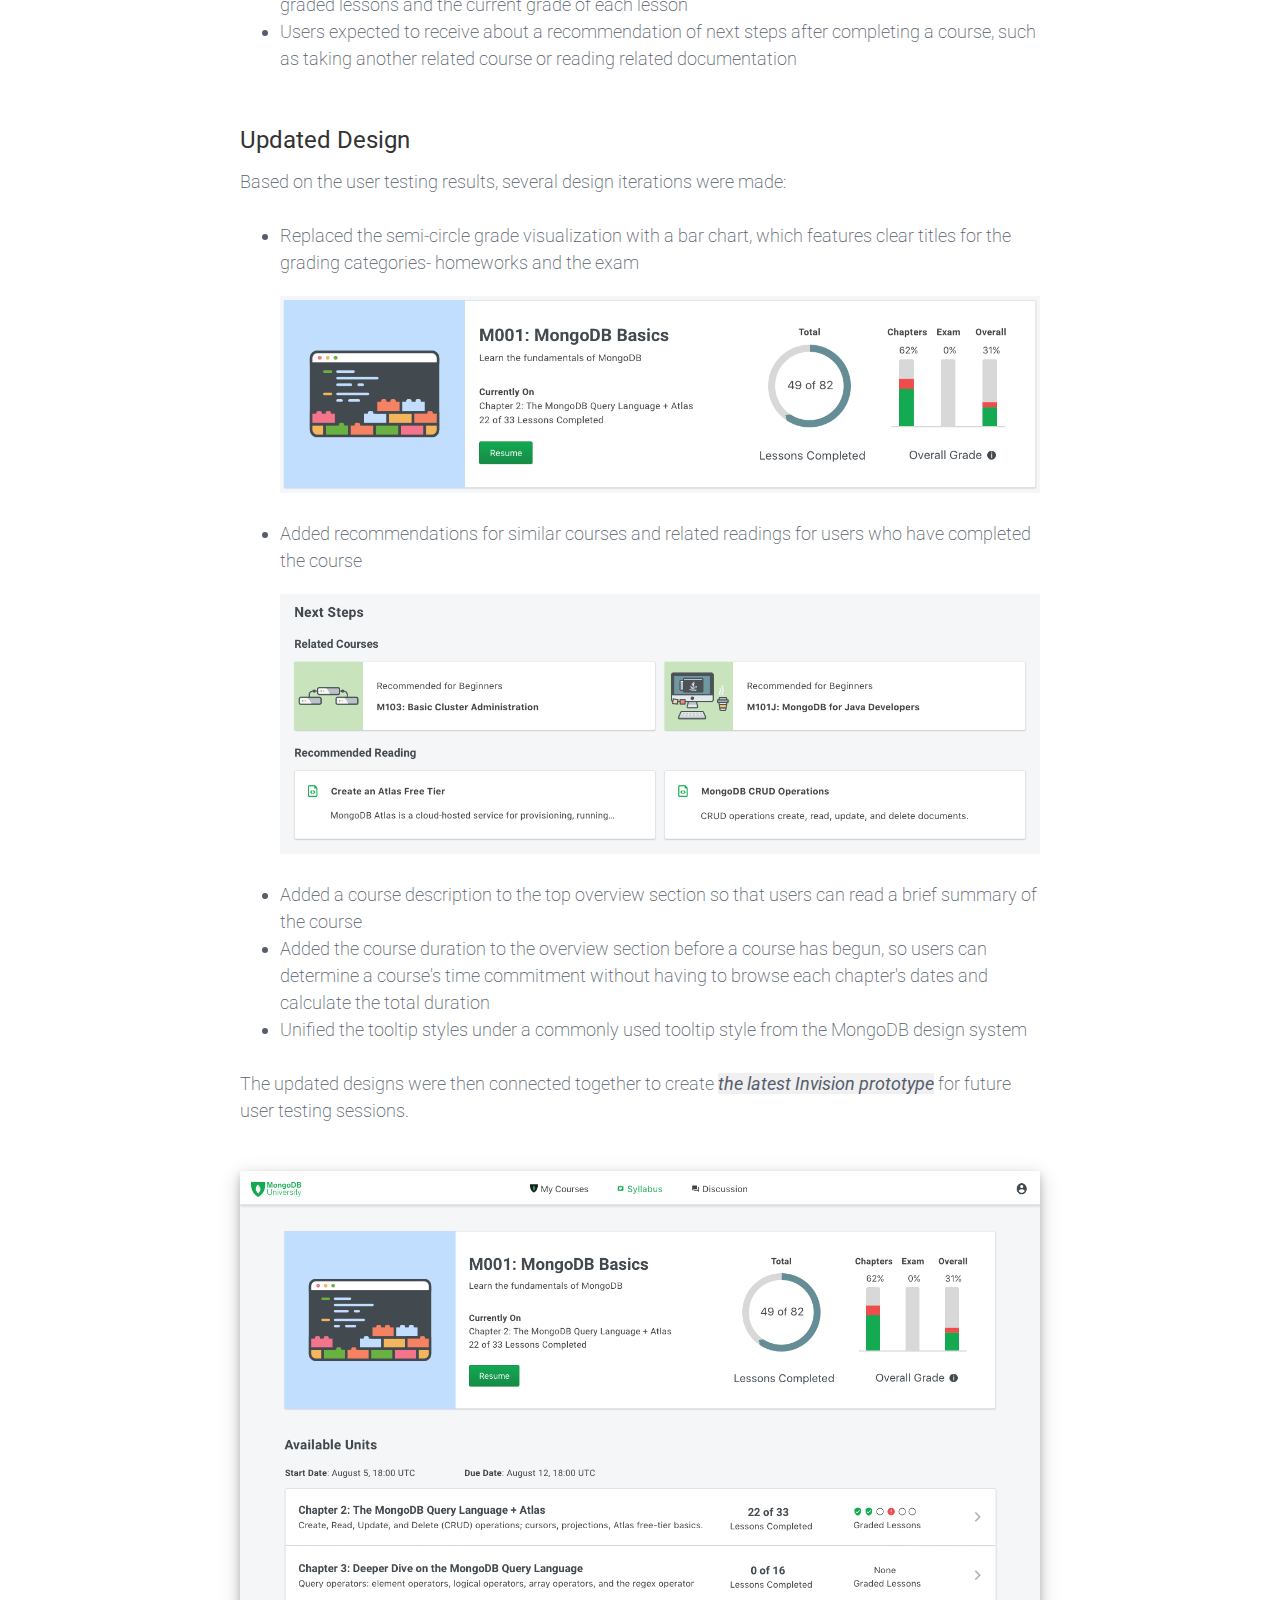
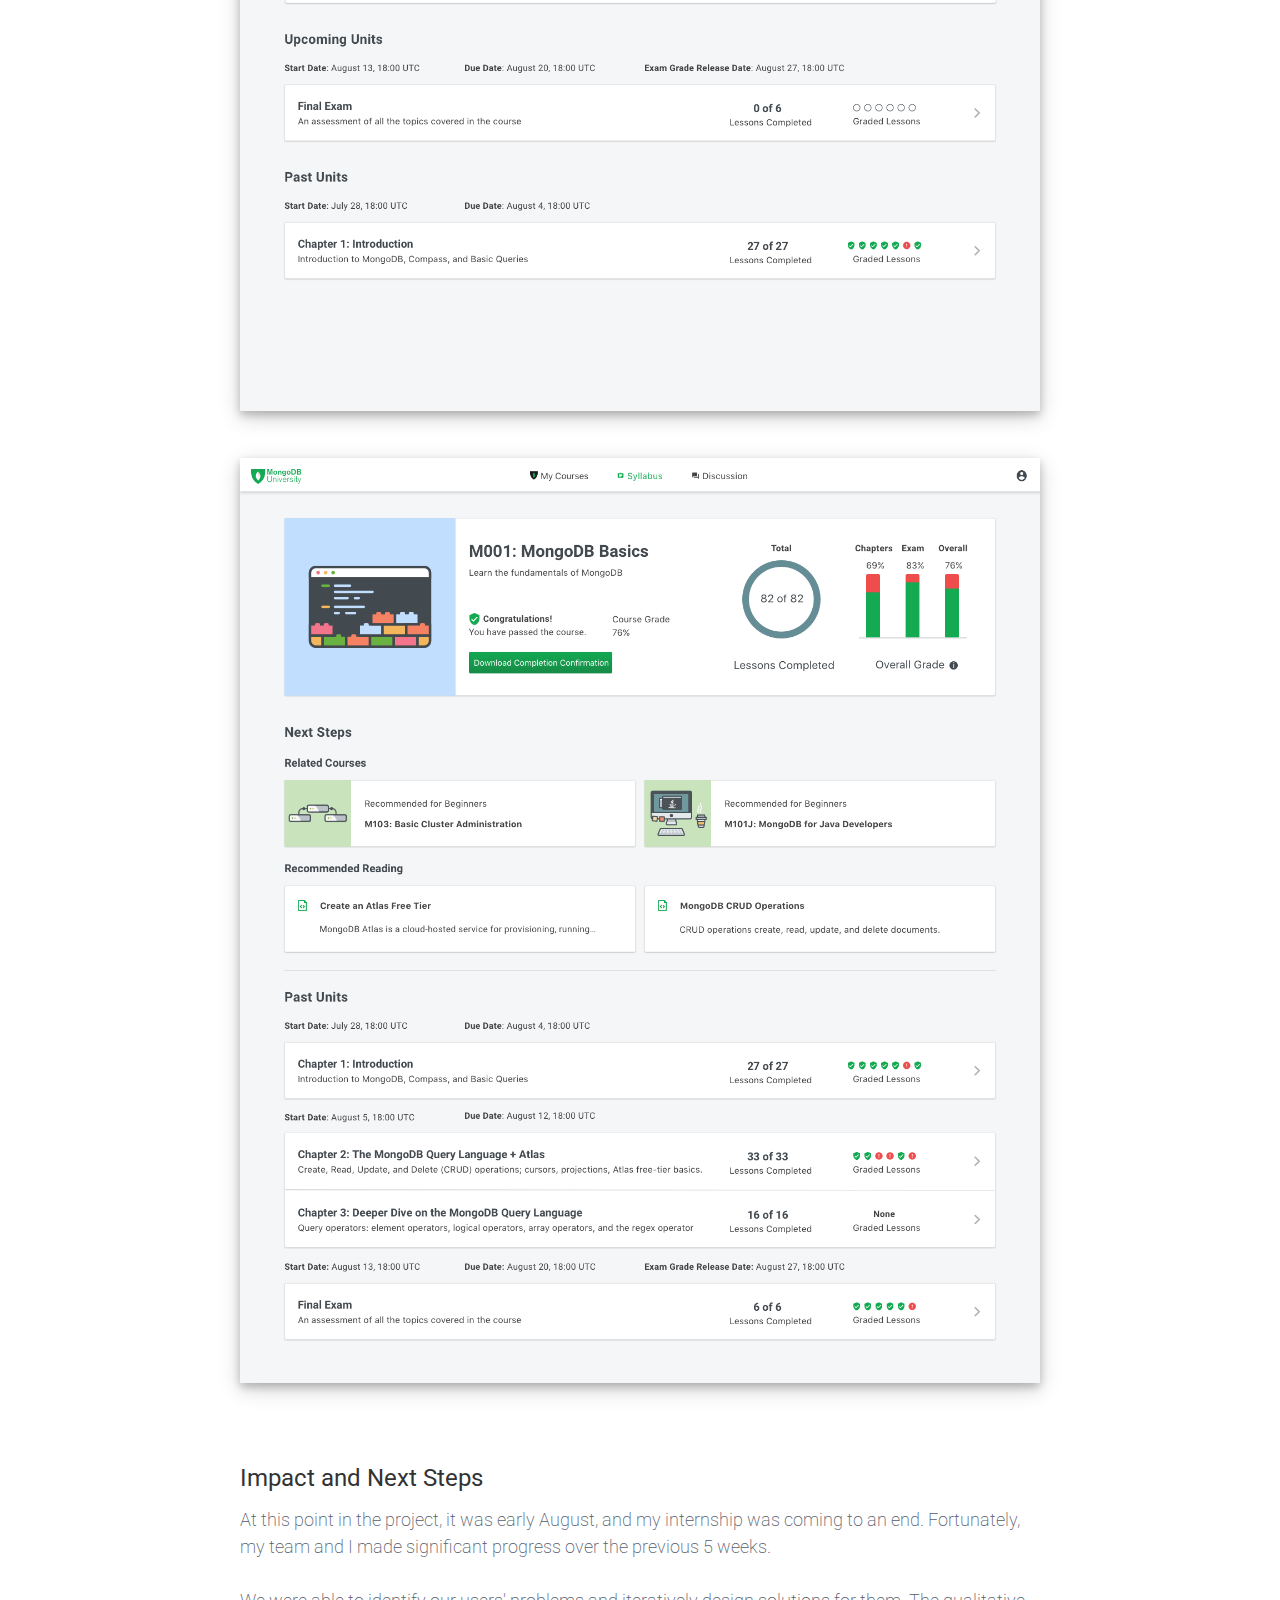
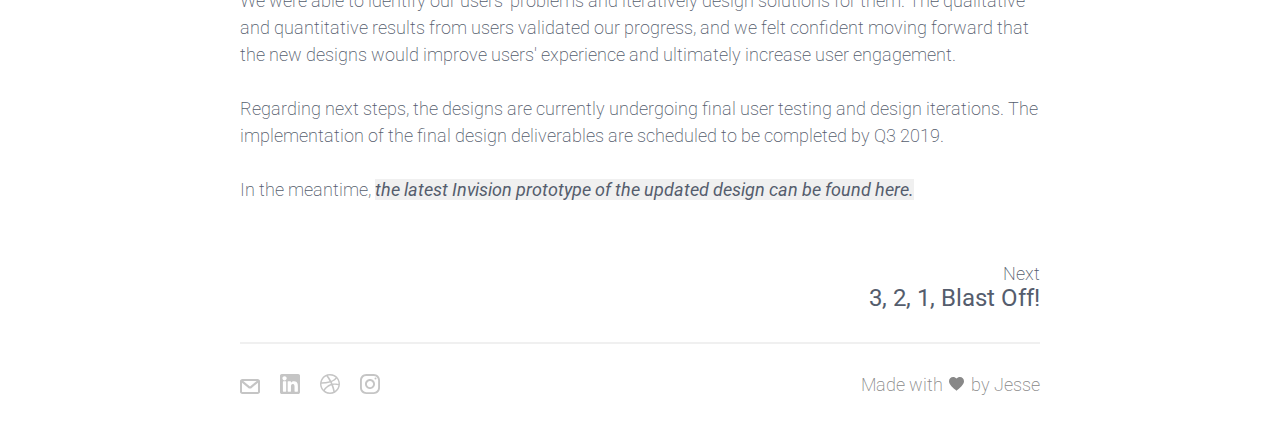
<file: work/learning.html>
<!DOCTYPE html>

<html>
    <head>
        <meta name="viewport" content="width=device-width, initial-scale=1.0">
        <link href="https://fonts.googleapis.com/css?family=Roboto:300,300i,400,400i,700" rel="stylesheet">
        <link rel="stylesheet" href="../styles.css">
        
        <title>
            Jesse Wu
        </title>
    </head>
  
    <body>
        <div id="wrapper">

            <div id="header">
                <a href="../index.html"><img src='../img/back-arrow.svg' />Back to Home</a>
            </div>

            <div class="case_study">
                <div class="hero" id="sentiment">
                    <div class="icon" id="bulb">
                        <img src="../img/bulb.svg" />
                    </div>
                </div>

                <span class="title">Always Learning</span>
                <br>
                <span class="subtitle">Helping MongoDB University students keep track of their course progress.</span>
                <br>
                <span class='heading'>Problem</span>
                <span class='body'>Each course in MongoDB University has a syllabus and progress page. The syllabus page shows a list of the chapter sections that make up the course, and the progress page shows students their current grades in the course.
                <br><br>
                    <img class='shadow' src='../img/learning/existing_syllabus.jpeg' />
                <br>
                    <img class='shadow' src='../img/learning/existing_progress.jpeg' />
                <br><br>
               However, the MongoDB University team had been receiving numerous complaints from users' feedback-  which should have been addressed by these pages. Examples of common feedback included:
                <br><br>
                <ul>
                    <li><span class="header">"I want to do well in the course, but I don't know how the grades work."</span></li>
                    <li><span class="header">"I can't keep up with the course. There's so many assignments going on."</span></li>
                </ul>
                <br>My product manager and I came up with a design-driven plan to investigate these issues and redesign a syllabus and progress page. The overall goal was to address the users' problems, decrease the number of user complaints, and ultimately increase user engagement and retainment for business.
                </span>
                <span class='heading'>Logistics</span>
                <span class='body'>
                <ul>
                    <li><span class="header">Project Type</span>: Internship</li>
                    <li><span class="header">Team</span>: 1 Designer, 1 Product Manager, 1 Developer</li>
                    <li><span class="header">My Roles</span>: Research, Interaction Design, Data Visualizing, User Testing</li>
                    <li><span class="header">Time Span</span>: 5 Weeks </li>
                </ul>
                </span>
                <span class='heading'>Design Process</span>
                <span class='body'>
                    <img class='design-process' src='../img/learning/design_process.svg' />
                </span>
                <span class='heading'>Research</span>
                <span class='body'>To learn more about how users currently interact with the syllabus and progress pages and empathize with their paint points, needs, and goals when taking a MongoDB University course, I conducted two research methods at MongoDB World 2018:
                <br><br>
                <ul>
                    <li>Interviews</li>
                    <li>Card Sorting</li>
                </ul>
                <br>
                For the interviews, 11 users were asked a variety of open-ended questions about the context in which they complete MongoDB courses, their goals when taking courses, and issues with interacting with the syllabus and progress pages. These users primarily consisted of data administrators and developers.
                <br><br>
                For the card sorting activity, key pieces of information about courses, such as chapter titles, chapter start dates, and homework grades, were written on cards. They were then asked to organize these cards in order of importance to them.
                <br><br>
                After the user research was conducted and the results were synthesized, the main research insights were:
                <br><br>
                <ul>
                    <li><span class="header">Users don't understand how grading works because the existing graphs are unclear.</span></li>
                    <li><span class="header">Users can't keep up with courses because the assignment listings feel unorganized.</span></li>
                </ul>
                </span>
                <span class='heading'>Ideation and Early Design</span>
                <span class='body'>Based on the research insights, I set out design guidelines for the redesigned syllabus and progress pages:
                <br><br>
                <ul>
                    <li>Users should be understand their grades and progress.</li>
                    <li>Users should be able to tell which assignments are due first and easily access them.</li>
                    <li>Users should have an idea of the content that's being covered in the course.</li>
                </ul>
                <br>
                I then started sketching out different variations of the UI on paper that would address the research-based design guidelines. To decide which designs to choose, I considered usability, efficiency, and feasability through consulting with engineers on my team.
                <br><br>
                <ul>
                    <li>Overall Layout</li>
                    <img src='../img/learning/ideation_layout.jpg' />
                    I decided to go with A so that users have the option to quickly see an overview or dive into the details of the course. I also felt that horizontal orientation of the overview section would scale content well.
                    <br><br>
                    <li>Chapter Breakdown</li>
                    <img src='../img/learning/ideation_chapters.jpg' />
                    I decided to go with B so that users would first see the chapters that are currently available and thus require immediate attention, followed by upcoming and past chapters - all through a single page at a glance.
                    <br><br>
                    <li>Course Progress</li>
                    <img src='../img/learning/ideation_progress.jpg' />
                    I decided to go with B because it felt the most compact and also had room in the middle to show a simple, large progress percentage.
                    <br><br>
                    <li>Grades</li>
                    <img src='../img/learning/ideation_grades.jpg' />
                    I went with a simplified version of A with only showing an overall grade to avoid complexity and keep things simple. There would be an option to flip over the visualization and reveal a detailed breakdown.
                </ul>

                <br>
                After some further ideation and trade-off analysis, I finally wove my designs together into a coherent wireframe:
                <br><br>
                    <img src='../img/learning/wireframe.jpg' />
                <br><br>
                Firstly, the syllabus and progress pages were combined into a single page. The rationale behind this design decision was that many of the requested user tasks were similar to one another and could thus accomplished in a unified, hybrid design layout with hybrid elements from both former pages.
                <br><br>
                The top section shows a description of the course and an overview of the students' progress and grades, so students can instantly see a high-level picture of how they're doing in the course.
                <br><br>
                The user can also see a breakdown of the chapters they're currently working as well as the ones they finished and yet to finish. Chapters in progress are placed towards the top so that users can see them first.
                <br><br>
                Progress was chosen to be represented using "x of y" and grades using "x%" to help differentiate them from  one another. Moreover, the progress' fractions were meant to emphasize current completion, while the grades' percentages were meant to reflect traditinonal grading systems.
                </span>
                <span class='heading'>Peer Review and Design Critique</span>
                <span class='body'>After the wireframes were created, a peer review with my engineering team and design critique with my design team were conducted to gather input on the initial designs. 
                <br><br>
                To present the wireframes to my peers, the user tasks were first introduced, and then explanations were given regarding how the user tasks could be completed in the wireframe design. 
                <br><br>
                The main pieces of feedback were:
                <br><br>
                <ul>
                    <li>The additive grading system seemed discouraging- grades start at 0% and increase towards 100% after completing assignments</li>
                    <li>The overall grade system isn't transparent- the 50:50 distribution between homework and exams could be more clear</li>
                    <img src='../img/learning/critique_grades.jpg' />
                    <li>Chapter weighting should be shown more accurately- percentage grades for each chapter do not show weighted grade values; e.g. chapters with more homeworks should be weighted more heavily</li>
                    <img src='../img/learning/critique_weight.jpg' />
                    <li>Expanded chapter content would be too extensive in most realistic circumstances and would thus make the dropdown interfaces very long</li>
                    <img src='../img/learning/critique_dropdown.jpg' />
                </ul>
                </span>
                <span class='heading'>Updated Design</span>
                <span class='body'>Based on the feedback from the internal evaluation sessions, several changes were made to the design. To stay on track to meet deadlines, I created the updated design in high-fidelity using <a href='http://mongodb.design/' target='_blank'>MongoDB's design system</a>.
                <br><br>
                <!-- The wireframes were promptly moved forwards towards high-fidelity design using the MongoDB University design system due to project timeline constraints. 
                <br><br> -->
                The updated design changes that were implemented include:
                <br><br>
                <ul>
                    <li>Replaced the overall grade percentage with a data visualization that showed grading category breakdowns, which was homework as 50% and the exam as 50%</li>
                    <img src='../img/learning/updated1_grades.png' />
                    <li>Replaced the chapter grade percentages with correct and incorrect badges to show the graded weight; i.e. more badges for a chapter means greater impact on the overall grade</li>
                    <img src='../img/learning/updated1_weight.png' />
                    <li>Removed the accordion dropdown and changed the interaction of clicking on a chapter to navigating to the course page itself, which already shows an outline of the chapter</li>
                </ul>
                <br>
                Next, the mockups were connected together to create <a target="_blank" href="https://mongodb.invisionapp.com/share/5AN4DGQNFKS#/screens">an Invision prototype, which can be accessed here.</a>
                <br><br>
                    <a class='image' target="_blank" href="https://mongodb.invisionapp.com/share/5AN4DGQNFKS#/screens">
                        <img class='shadow' src='../img/learning/mockup_circle.png' />
                    </a>
                <br>
                </span>
                <span class='heading'>User Testing</span>
                <span class='body'>
                After creating the prototype based on the updated designs, user testing was conducted over Zoom video meetings with 11 external users, who consisted of both database administrators and developers.  The main goals of the user testing were to:
                <br><br>
                <ul>
                    <li>Determine whether users would be able to complete the user tasks</li>
                    <li>Gather any other input they may have, such as whether the user tasks accurately reflect their needs and goals</li>
                </ul>
                <br>
                The user testing methods used included: 
                <br><br>
                <ul>
                    <li>Think aloud task walkthrough</li>
                    <li>Follow-up interviews</li>
                </ul>
                <br>
                Users were given a scenario as context and then asked to perform tasks in the prototype based on the scenario.
                An example of a task scenario was having the user imagine that they have a busy schedule and then asking them to try to determine the amount of coursework they need to finish by a certain deadline.
                <br><br>
                After each of these tasks, users were asked follow-up questions about their decision making.
                <br><br>
                The results were analyzed, and the main user testing insights were:
                <br><br>
                <ul>
                    <li>Users could tell what the course was about, but would still like a brief written description of the course instead of having to inspect the chapter titles</li>
                    <li>Users had trouble determining how the course's total duration</li>
                    <li>Only about half of the users understood the overall grade visualization</li>
                    <li>Users liked the badge visualization for graded lessons because they could see the number of graded lessons and the current grade of each lesson</li>
                    <li>Users expected to receive about a recommendation of next steps after completing a course, such as taking another related course or reading related documentation</li>
                </ul>
                </span>
                <span class='heading'>Updated Design</span>
                <span class='body'>
                Based on the user testing results, several design iterations were made: 
                <br><br>
                <ul>
                    <li>Replaced the semi-circle grade visualization with a bar chart, which features clear titles for the grading categories- homeworks and the exam</li>
                        <img src='../img/learning/updated2_grades.png' />
                    <li>Added recommendations for similar courses and related readings for users who have completed the course</li>
                        <img src='../img/learning/updated2_next.png' />
                    <li>Added a course description to the top overview section so that users can read a brief summary of the course</li>
                    <li>Added the course duration to the overview section before a course has begun, so users can determine a course's time commitment without having to browse each chapter's dates and calculate the total duration</li>
                    <li>Unified the tooltip styles under a commonly used tooltip style from the MongoDB design system</li>
                </ul>
                <br>
                The updated designs were then connected together to create <a href="https://mongodb.invisionapp.com/share/7ENG88FBCZP" target="_blank">the latest Invision prototype</a> for future user testing sessions.
                <br><bR>
                    <a class='image' href="https://mongodb.invisionapp.com/share/7ENG88FBCZP" target="_blank">
                        <img class='shadow' src='../img/learning/mockup_bars_middle.png' />
                    </a>
                <br>
                    <a class='image' href="https://mongodb.invisionapp.com/share/7ENG88FBCZP" target="_blank">
                        <img class='shadow' src='../img/learning/mockup_bars_end.png' />
                    </a>
                <br>
                </span>
                <span class='heading'>Impact and Next Steps</span>
                <span class='body'>
                At this point in the project, it was early August, and my internship was coming to an end. Fortunately, my team and I made significant progress over the previous 5 weeks. 
                <br><br>
                We were able to identify our users' problems and iteratively design solutions for them. The qualitative and quantitative results from users validated our progress, and we felt confident moving forward that the new designs would improve users' experience and ultimately increase user engagement.
                <br><br>
                Regarding next steps, the designs are currently undergoing final user testing and design iterations. The implementation of the final design deliverables are scheduled to be completed by Q3 2019.
                <br><br>
                In the meantime, <a href="https://mongodb.invisionapp.com/share/7ENG88FBCZP" target="_blank">the latest Invision prototype of the updated design can be found here.</a>
                </span>
            </div>

            <div id="project_nav">
                <a href="signup.html">
                    <span class="next">Next
                        <br>
                        <span class="title">3, 2, 1, Blast Off!</span>
                    </span>
                </a>
            </div>

            <div id="footer">
                <div class="divider long"></div>
                <a href="mailto:hi@jessewu.me"><img src="../img/email.svg"/></a>
                <a target="_blank" href="https://www.linkedin.com/in/jesse-wu-065820126/"><img src="../img/linkedin.svg"/></a>
                <a target="_blank" href="https://dribbble.com/jessesse"><img src="../img/dribbble.svg"/></a>
                <a target="_blank" href="https://www.instagram.com/jessessewu/"><img src="../img/instagram.svg"/></a>
                <div class="credit">Made with <img src="../img/heart.svg" /> by Jesse</div>
            </div>
        </div>

        <div id="loading">
            <div class="icon_row">
                <div class="icon" id="smiley">
                    <img src="../img/smiley.svg" />
                </div>
                <div class="icon" id="slice">
                    <img src="../img/slice.svg" />
                </div>
                <div class="icon" id="cash">
                    <img src="../img/cash.svg" />
                </div>
                <div class="icon" id="graph">
                    <img src="../img/flask.svg" />
                </div>
            </div>
        </div> 
    </body>

    <script>
        function hover_fix()
        {
            var el = this;
            var par = el.parentNode;
            var next = el.nextSibling;
            par.removeChild(el);
            setTimeout(function() {par.insertBefore(el, next);}, 0)
        }

        function disappear(id)
        {
            document.querySelector(".overlay" + "#" + id).style.display = "none";
            document.querySelector("body").style.overflow = "auto";
            document.querySelector(".case_study .body img ").style.cursor = "zoom-in";
        }

        function summon(id)
        {
            document.querySelector(".overlay" + "#" + id).style.display = "block";
            document.querySelector("body").style.overflow = "hidden";
            document.querySelector(".case_study .body img ").style.cursor = "zoom-out";
        }

        setTimeout(function() {
            document.getElementById("loading").style.display = "none";
        }, 1700);
    </script>

</html>
</file>
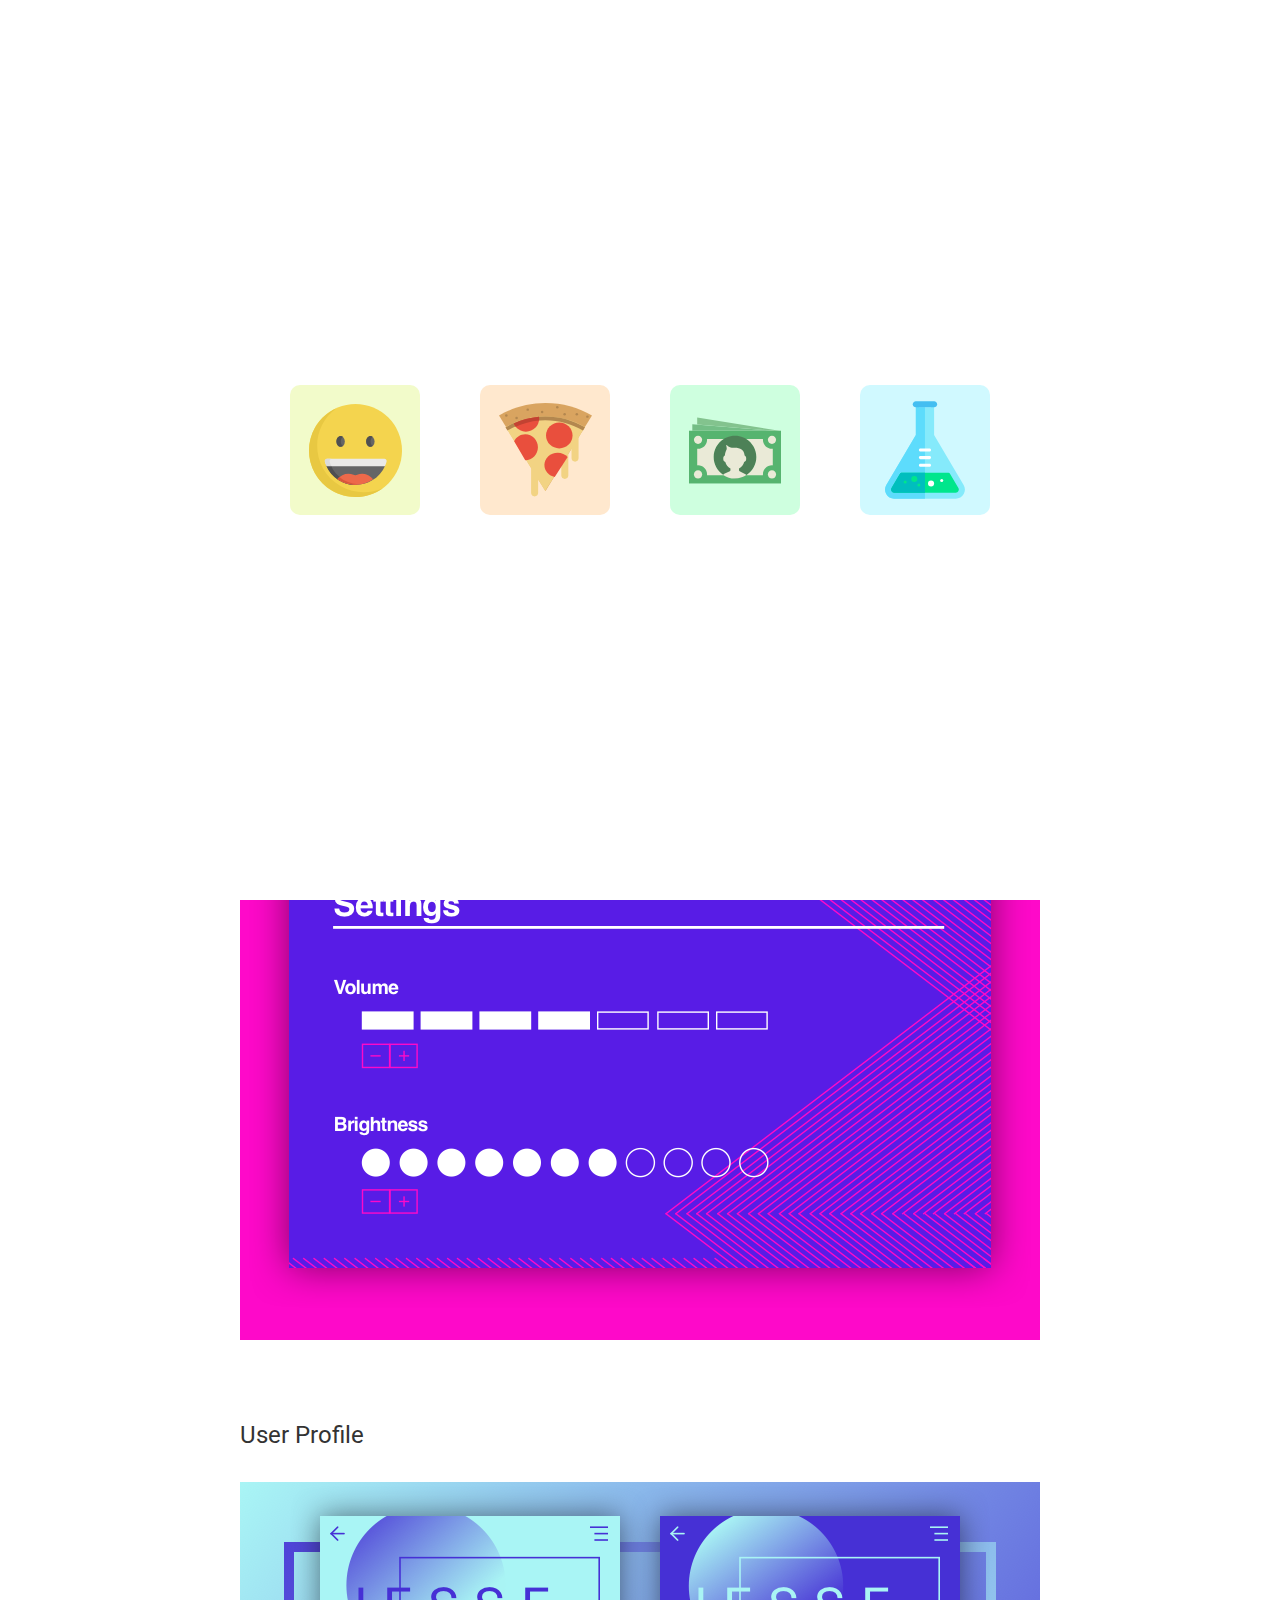
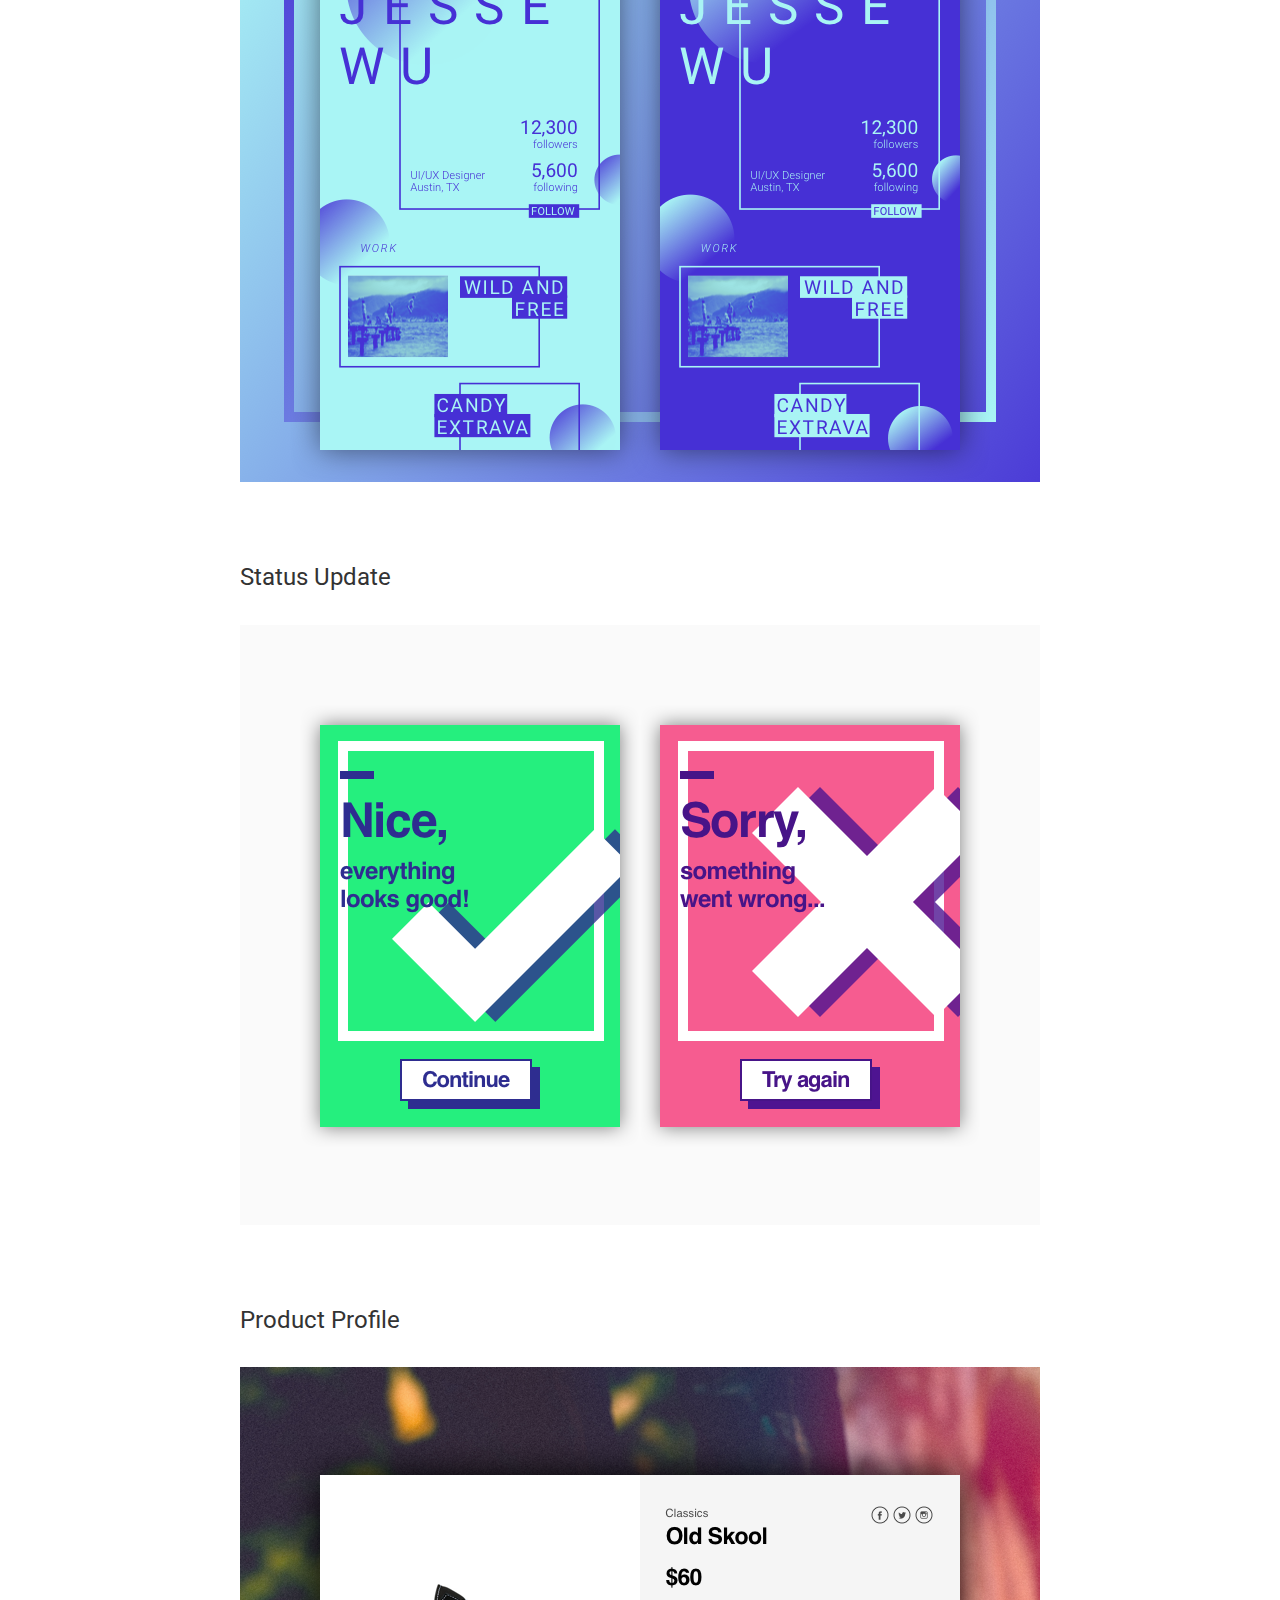
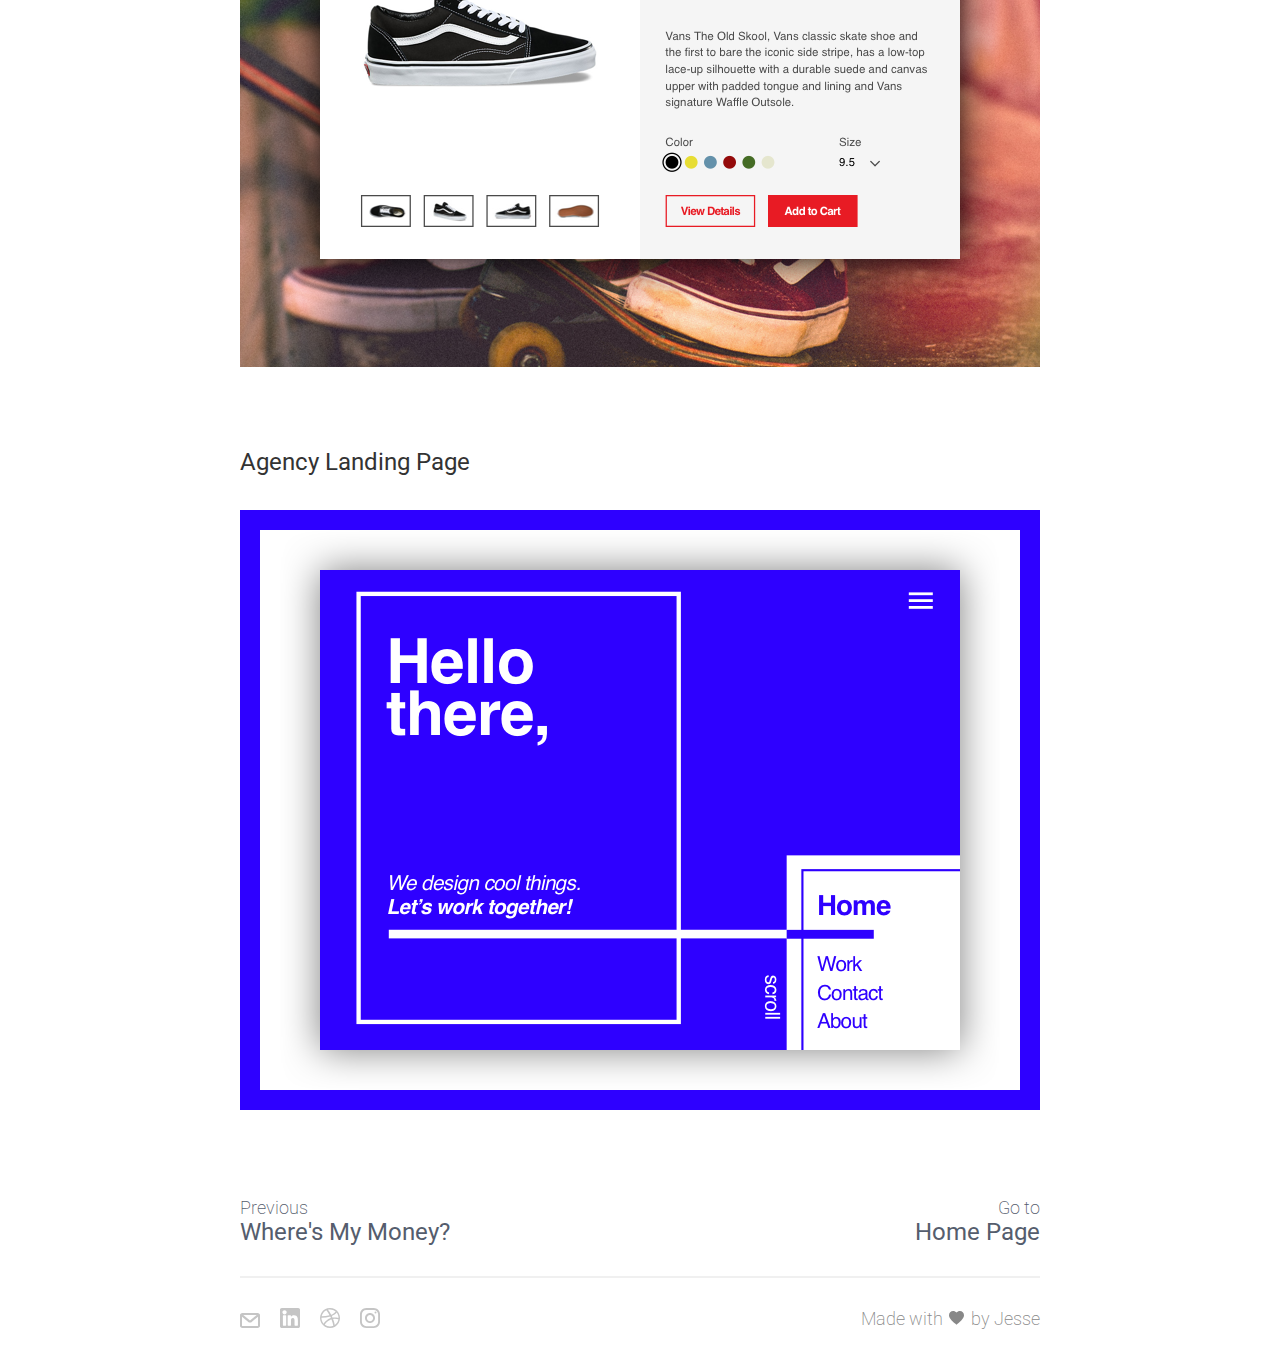
<file: work/messing.html>
<!DOCTYPE html>

<html>
    <head>
        <meta name="viewport" content="width=device-width, initial-scale=1.0">
        <link href="https://fonts.googleapis.com/css?family=Roboto:300,300i,400,400i,700" rel="stylesheet">
        <link rel="stylesheet" href="../styles.css">
        
        <title>
            Jesse Wu
        </title>
    </head>
  
    <body>
        <div id="wrapper">

            <div id="header">
                <a href="../index.html"><img src='../img/back-arrow.svg' />Back to Home</a>
            </div>

            <div class="case_study">
                <div class="hero" id="d3">
                    <div class="icon" id="graph">
                        <img src="../img/flask.svg" />
                    </div>
                </div>

                <span class="title">Just Messing Around</span>
                <br>
                <span class="subtitle">Experimenting with design trends for miscellanenous interfaces.</span>
                <br>
                <span class='heading'>Display Settings</span>
                    <span class="body"><img id="settings" onclick="summon(this.id)" src="../img/d3/settings.png" /></span>

                <span class='heading'>User Profile</span>
                    <span class="body"><img id="profile" onclick="summon(this.id)" src="../img/d3/profile.png" /></span>

                <span class='heading'>Status Update</span>
                    <span class="body"><img id="success_error" onclick="summon(this.id)" src="../img/d3/success_error.png" /></span>

                <span class='heading'>Product Profile</span>
                    <span class="body"><img id="product" onclick="summon(this.id)" src="../img/d3/product.png" /></span>

                <span class='heading'>Agency Landing Page</span>
                    <span class="body"><img id="landing" onclick="summon(this.id)" src="../img/d3/landing.png" /></span>
            </div>

            <div id="project_nav">
                <a href="../index.html">
                    <span class="next">Go to
                        <br>
                        <span class="title">Home Page</span>
                    </span>
                </a>
                <a href="money.html">
                    <span class="previous">Previous
                        <br>
                        <span class="title">Where's My Money?</span>
                    </span>
                </a>
            </div>

            <div id="footer">
                <div class="divider long"></div>
                <a href="mailto:hi@jessewu.me"><img src="../img/email.svg"/></a>
                <a target="_blank" href="https://www.linkedin.com/in/jesse-wu-065820126/"><img src="../img/linkedin.svg"/></a>
                <a target="_blank" href="https://dribbble.com/jessesse"><img src="../img/dribbble.svg"/></a>
                <a target="_blank" href="https://www.instagram.com/jessessewu/"><img src="../img/instagram.svg"/></a>
                <div class="credit">Made with <img src="../img/heart.svg" /> by Jesse</div>
            </div>
        </div>

        <div class="overlay" id="settings" onclick="disappear(this.id)">
            <img src="../img/d3/settings.png" />
        </div>
        <div class="overlay" id="profile" onclick="disappear(this.id)">
             <img src="../img/d3/profile.png" />
        </div>
        <div class="overlay" id="success_error" onclick="disappear(this.id)">
             <img src="../img/d3/success_error.png" />
        </div>
        <div class="overlay" id="product" onclick="disappear(this.id)">
             <img src="../img/d3/product.png" />
        </div>
        <div class="overlay" id="landing" onclick="disappear(this.id)">
             <img src="../img/d3/landing.png" />
        </div>

        <div id="loading">
            <div class="icon_row">
                <div class="icon" id="smiley">
                    <img src="../img/smiley.svg" />
                </div>
                <div class="icon" id="slice">
                    <img src="../img/slice.svg" />
                </div>
                <div class="icon" id="cash">
                    <img src="../img/cash.svg" />
                </div>
                <div class="icon" id="graph">
                    <img src="../img/flask.svg" />
                </div>
            </div>
        </div> 
    </body>

    <script>
        function hover_fix()
        {
            var el = this;
            var par = el.parentNode;
            var next = el.nextSibling;
            par.removeChild(el);
            setTimeout(function() {par.insertBefore(el, next);}, 0)
        }

        function disappear(id)
        {
            document.querySelector(".overlay" + "#" + id).style.display = "none";
            document.querySelector("body").style.overflow = "auto";
            document.querySelector(".case_study .body img ").style.cursor = "zoom-in";
        }

        function summon(id)
        {
            document.querySelector(".overlay" + "#" + id).style.display = "block";
            document.querySelector("body").style.overflow = "hidden";
            document.querySelector(".case_study .body img ").style.cursor = "zoom-out";
        }

        setTimeout(function() {
            document.getElementById("loading").style.display = "none";
        }, 1700);
    </script>

</html>
</file>
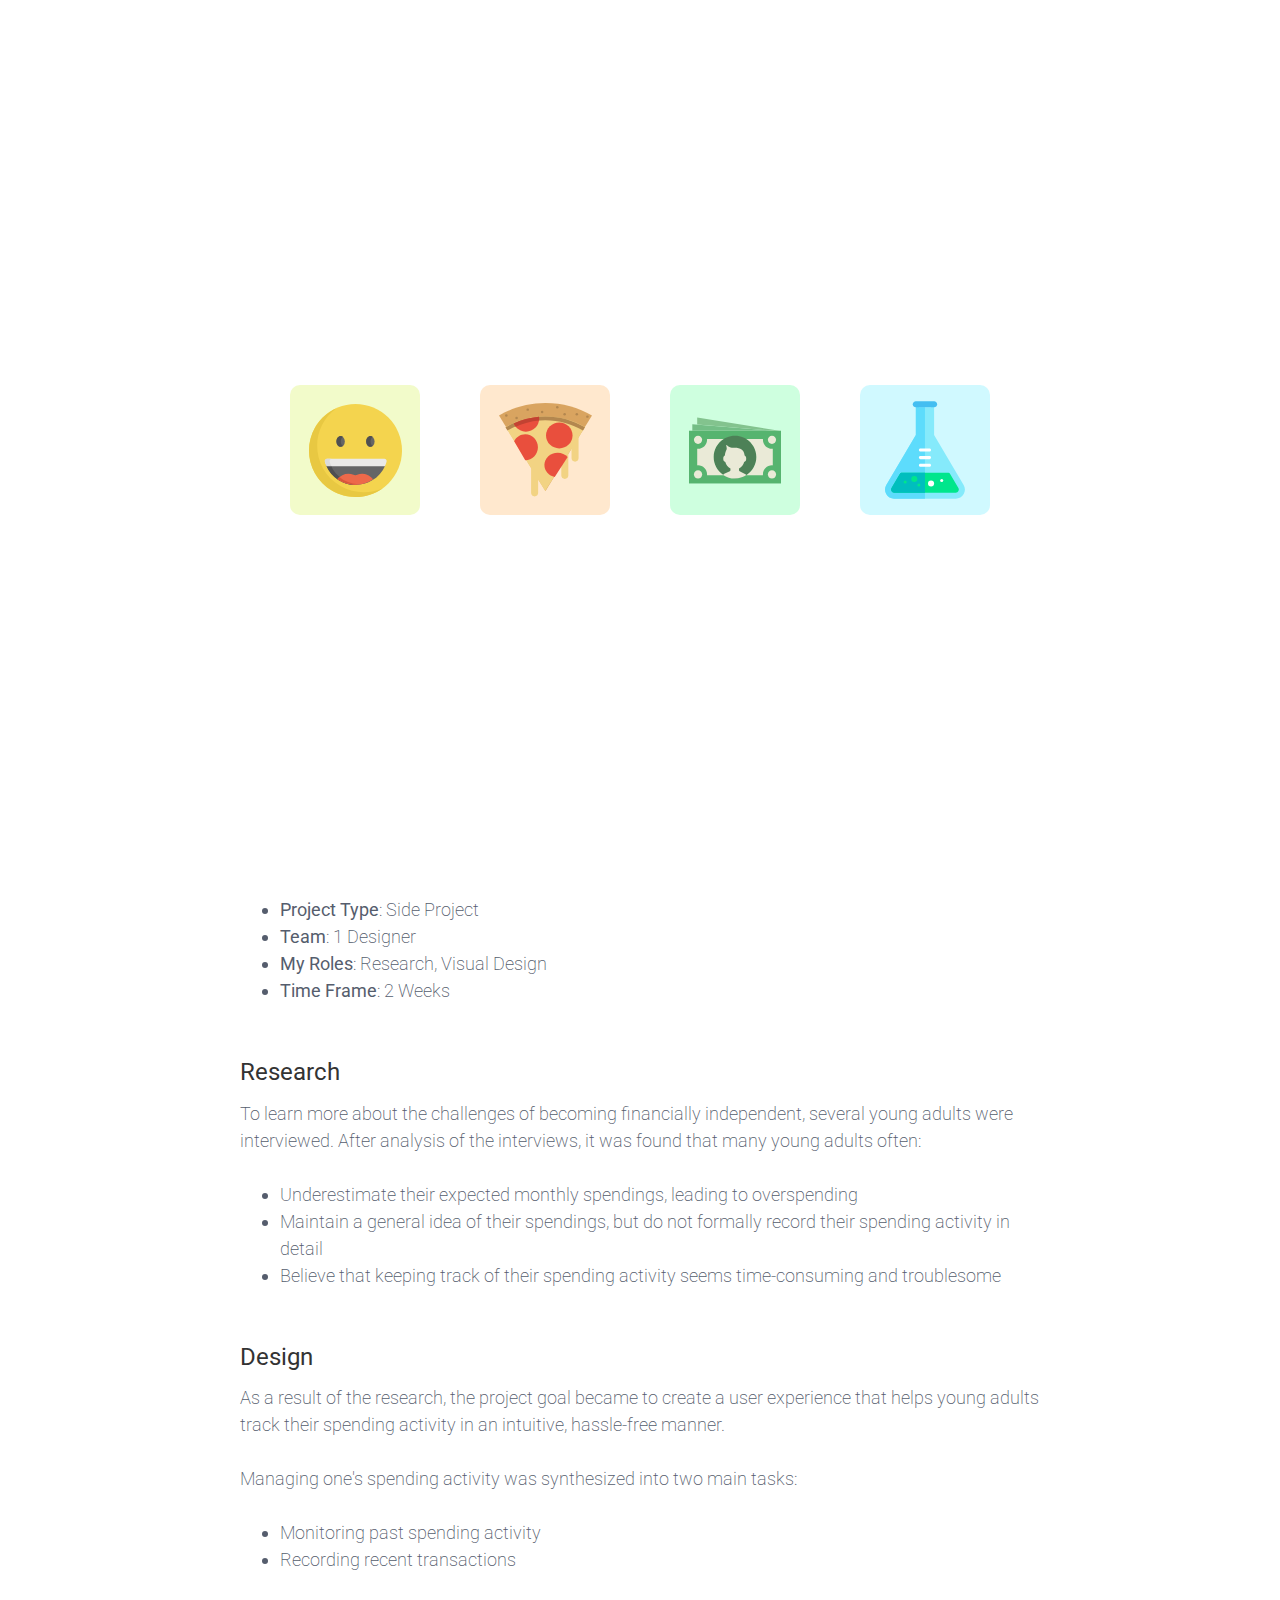
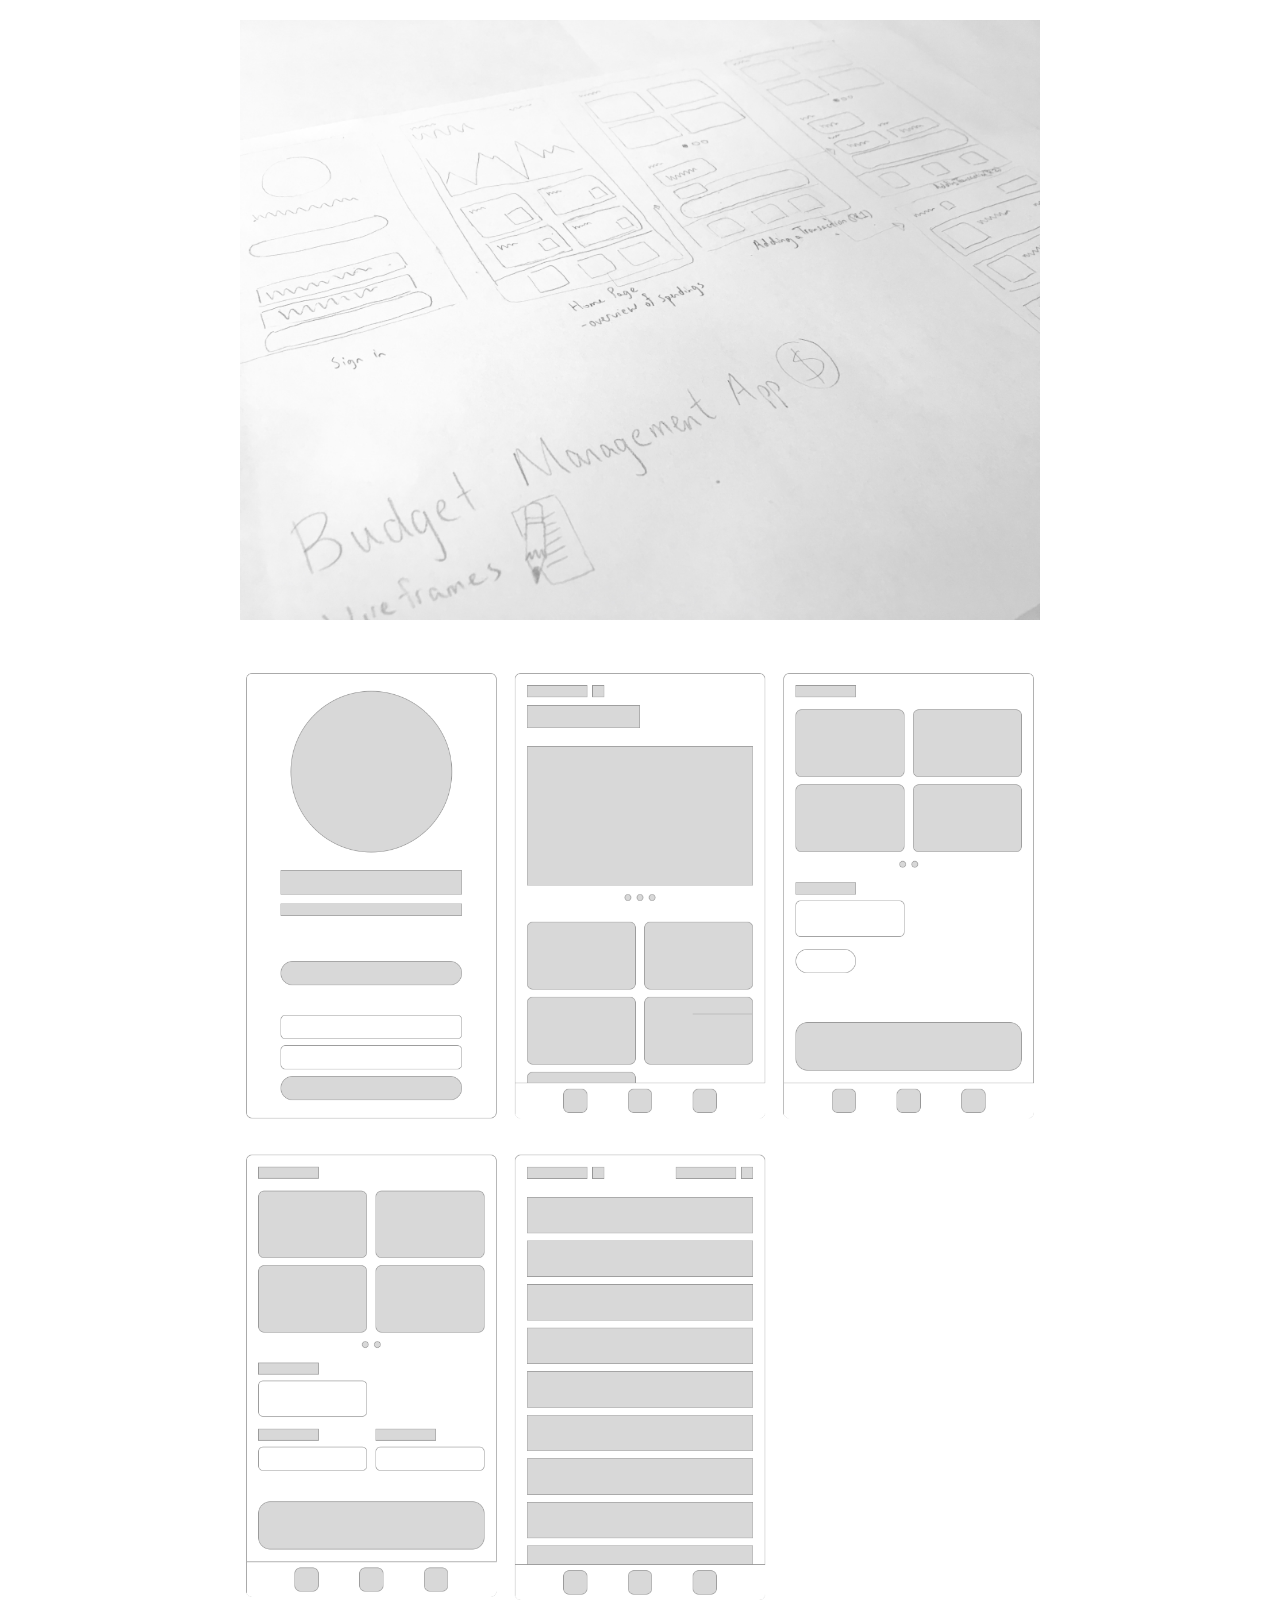
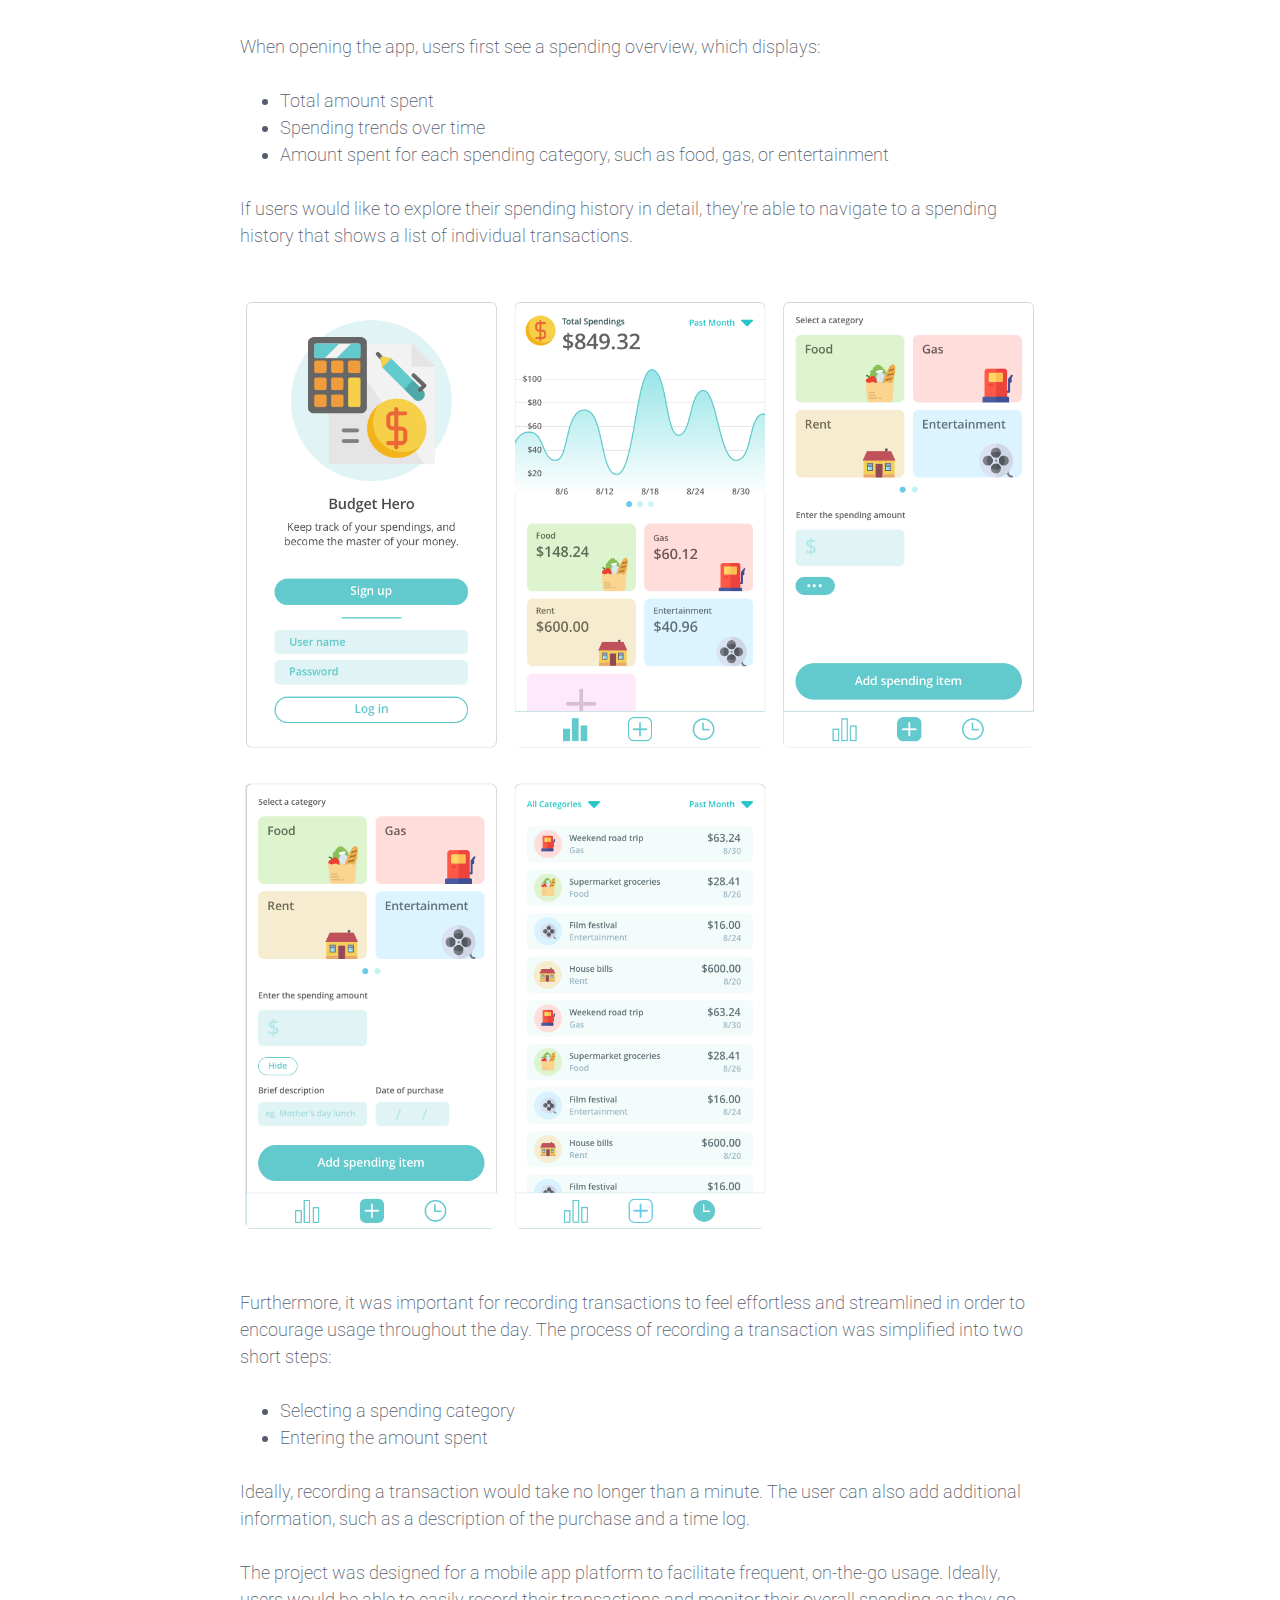
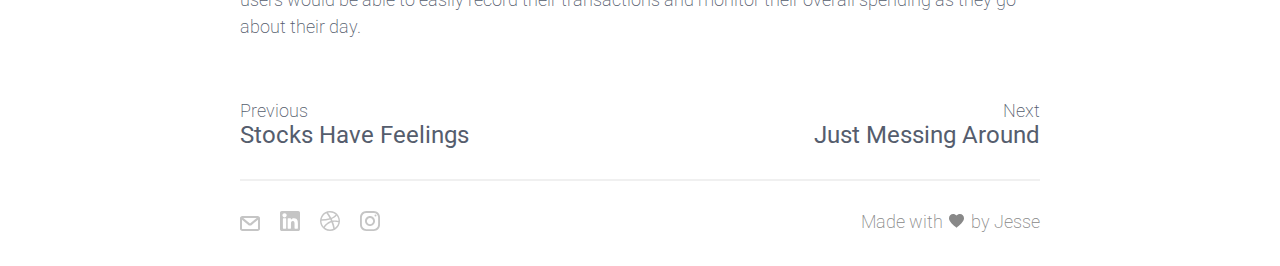
<file: work/money.html>
<!DOCTYPE html>

<html>
    <head>
        <meta name="viewport" content="width=device-width, initial-scale=1.0">
        <link href="https://fonts.googleapis.com/css?family=Roboto:300,300i,400,400i,700" rel="stylesheet">
        <link rel="stylesheet" href="../styles.css">
        
        <title>
            Jesse Wu
        </title>
    </head>
  
    <body>
        <div id="wrapper">

            <div id="header">
                <a href="../index.html"><img src='../img/back-arrow.svg' />Back to Home</a>
            </div>

            <div class="case_study">
                <div class="hero" id="money">
                    <div class="icon" id="cash">
                        <img src="../img/cash.svg" />
                    </div>
                </div>

                <span class="title">Where's My Money?</span>
                <br>
                <span class="subtitle">Helping young adults keep track of their spending budget</span>
                <br>
                <span class='heading'>Problem</span>
                <span class='body'>
                Many adolescences often find themselves suddenly flung into the adult world of financial independence. One of challenges of becoming financially independent is learning to manage one's personal finances.</span>
                <span class='heading'>Logistics</span>
                <span class='body'>
                <ul>
                    <li><span class="header">Project Type</span>: Side Project</li>
                    <li><span class="header">Team</span>: 1 Designer</li>
                    <li><span class="header">My Roles</span>: Research, Visual Design</li>
                    <li><span class="header">Time Frame</span>: 2 Weeks </li>
                </ul>
                </span>
                <!-- <span class='heading'>Design Process</span>
                <span class='body'>
                    <img src='../img/Money/design_process.png' />
                </span> -->
                <span class='heading'>Research</span>
                <span class='body'>To learn more about the challenges of becoming financially independent, several young adults were interviewed. After analysis of the interviews, it was found that many young adults often:
                <br><br>
                <ul>
                    <li>Underestimate their expected monthly spendings, leading to overspending</li>
                    <li>Maintain a general idea of their spendings, but do not formally record their spending activity in detail</li>
                    <li>Believe that keeping track of their spending activity seems time-consuming and troublesome</li> 
                </ul>
                </span>
                <span class='heading'>Design</span>
                <span class='body'>As a result of the research, the project goal became to create a user experience that helps young adults track their spending activity in an intuitive, hassle-free manner. 
                <br><br>
                Managing one's spending activity was synthesized into two main tasks: 
                <br><br>
                <ul>
                    <li>Monitoring past spending activity</li>
                    <li>Recording recent transactions</li>
                </ul>
                <br>
                <img id="sketch" onclick="summon(this.id)" src="../img/Money/Sketch.jpg" />
                <img id="wireframe" onclick="summon(this.id)" src="../img/Money/Wireframe.png" />
                <br>
                When opening the app, users first see a spending overview, which displays: 
                <br><br>
                <ul>
                    <li>Total amount spent</li>
                    <li>Spending trends over time</li>
                    <li>Amount spent for each spending category, such as food, gas, or entertainment</li> 
                </ul>
                <Br>
                If users would like to explore their spending history in detail, they're able to navigate to a spending history that shows a list of individual transactions.
                <br><br>
                <img id="mockup" onclick="summon(this.id)" src="../img/Money/Mockup.png" />
                <br><br>
                Furthermore, it was important for recording transactions to feel effortless and streamlined in order to encourage usage throughout the day. The process of recording a transaction was simplified into two short steps:
                <br><br>
                <ul>
                    <li>Selecting a spending category</li>
                    <li>Entering the amount spent</li> 
                </ul>
                <br>
                Ideally, recording a transaction would take no longer than a minute. The user can also add additional information, such as a description of the purchase and a time log.
                <br><br>
                The project was designed for a mobile app platform to facilitate frequent, on-the-go usage. Ideally, users would be able to easily record their transactions and monitor their overall spending as they go about their day.
            </span>
            </div>

            <div id="project_nav">
                <a href="messing.html">
                    <span class="next">Next
                        <br>
                        <span class="title">Just Messing Around</span>
                    </span>
                </a>
                <a href="sentiment.html">
                    <span class="previous">Previous
                        <br>
                        <span class="title">Stocks Have Feelings</span>
                    </span>
                </a>
            </div>

            <div id="footer">
                <div class="divider long"></div>
                <a href="mailto:hi@jessewu.me"><img src="../img/email.svg"/></a>
                <a target="_blank" href="https://www.linkedin.com/in/jesse-wu-065820126/"><img src="../img/linkedin.svg"/></a>
                <a target="_blank" href="https://dribbble.com/jessesse"><img src="../img/dribbble.svg"/></a>
                <a target="_blank" href="https://www.instagram.com/jessessewu/"><img src="../img/instagram.svg"/></a>
                <div class="credit">Made with <img src="../img/heart.svg" /> by Jesse</div>
            </div>
        </div>

        <div class="overlay" id="sketch" onclick="disappear(this.id)">
            <img src="../img/Money/Sketch.jpg" />
        </div>
        <div class="overlay" id="wireframe" onclick="disappear(this.id)">
             <img src="../img/Money/Wireframe.png" />
        </div>
        <div class="overlay" id="mockup" onclick="disappear(this.id)">
             <img src="../img/Money/Mockup.png" />
        </div>

        <div id="loading">
            <div class="icon_row">
                <div class="icon" id="smiley">
                    <img src="../img/smiley.svg" />
                </div>
                <div class="icon" id="slice">
                    <img src="../img/slice.svg" />
                </div>
                <div class="icon" id="cash">
                    <img src="../img/cash.svg" />
                </div>
                <div class="icon" id="graph">
                    <img src="../img/flask.svg" />
                </div>
            </div>
        </div> 
    </body>

    <script>
        function hover_fix()
        {
            var el = this;
            var par = el.parentNode;
            var next = el.nextSibling;
            par.removeChild(el);
            setTimeout(function() {par.insertBefore(el, next);}, 0)
        }

        function disappear(id)
        {
            document.querySelector(".overlay" + "#" + id).style.display = "none";
            document.querySelector("body").style.overflow = "auto";
            document.querySelector(".case_study .body img ").style.cursor = "zoom-in";
        }

        function summon(id)
        {
            document.querySelector(".overlay" + "#" + id).style.display = "block";
            document.querySelector("body").style.overflow = "hidden";
            document.querySelector(".case_study .body img ").style.cursor = "zoom-out";
        }

        setTimeout(function() {
            document.getElementById("loading").style.display = "none";
        }, 1700);
    </script>

</html>
</file>
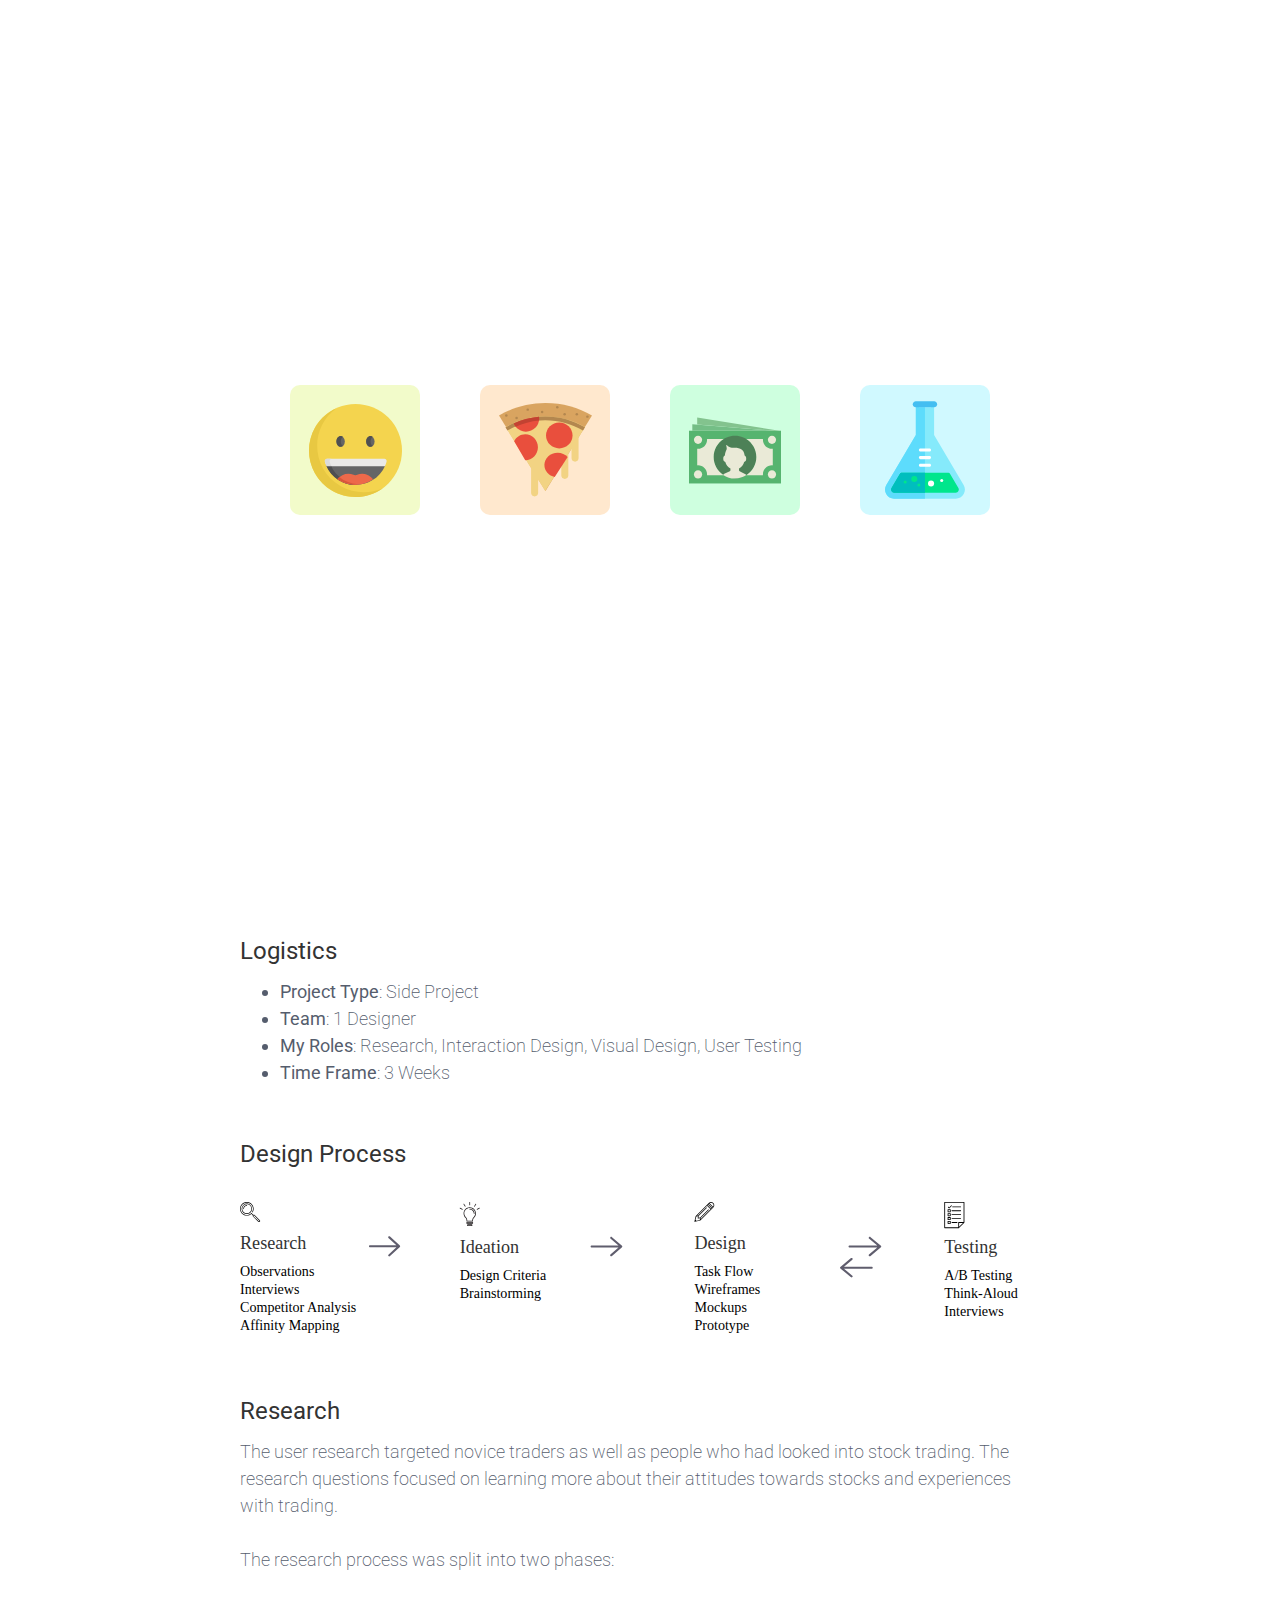
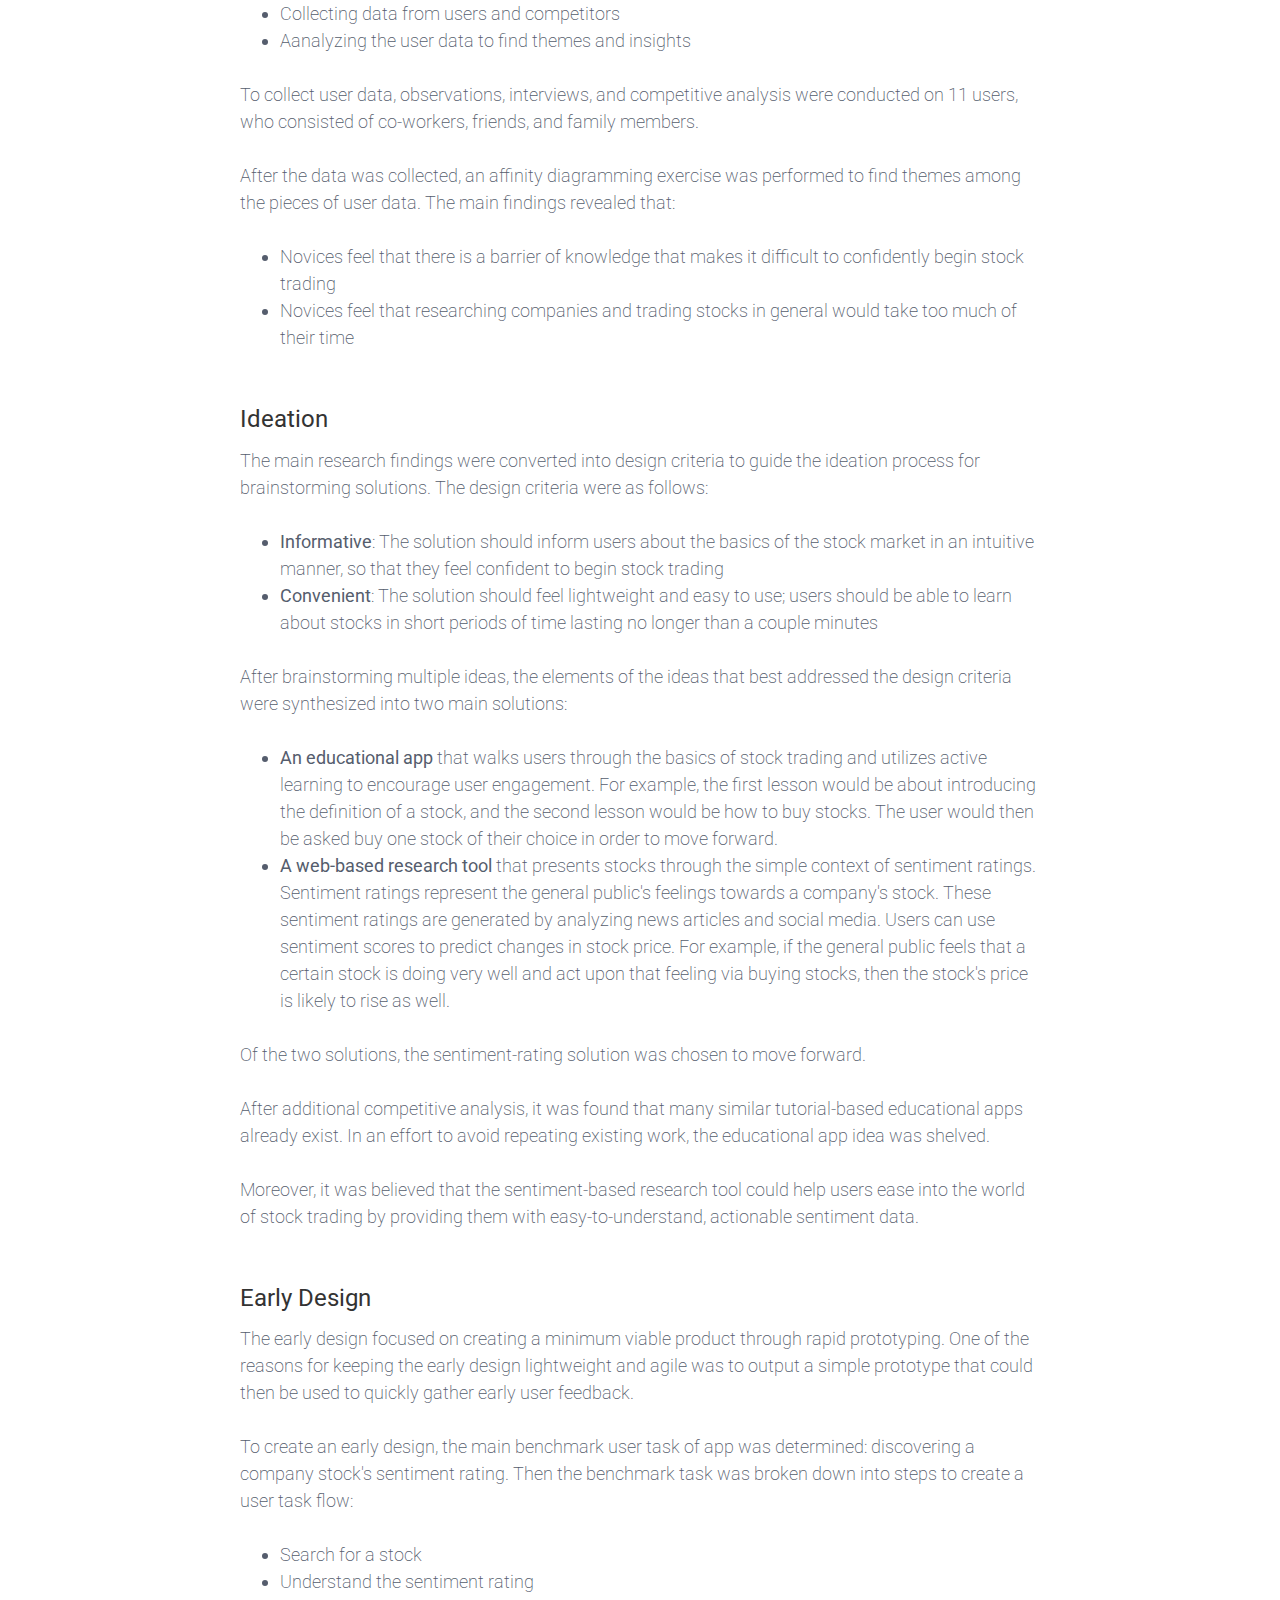
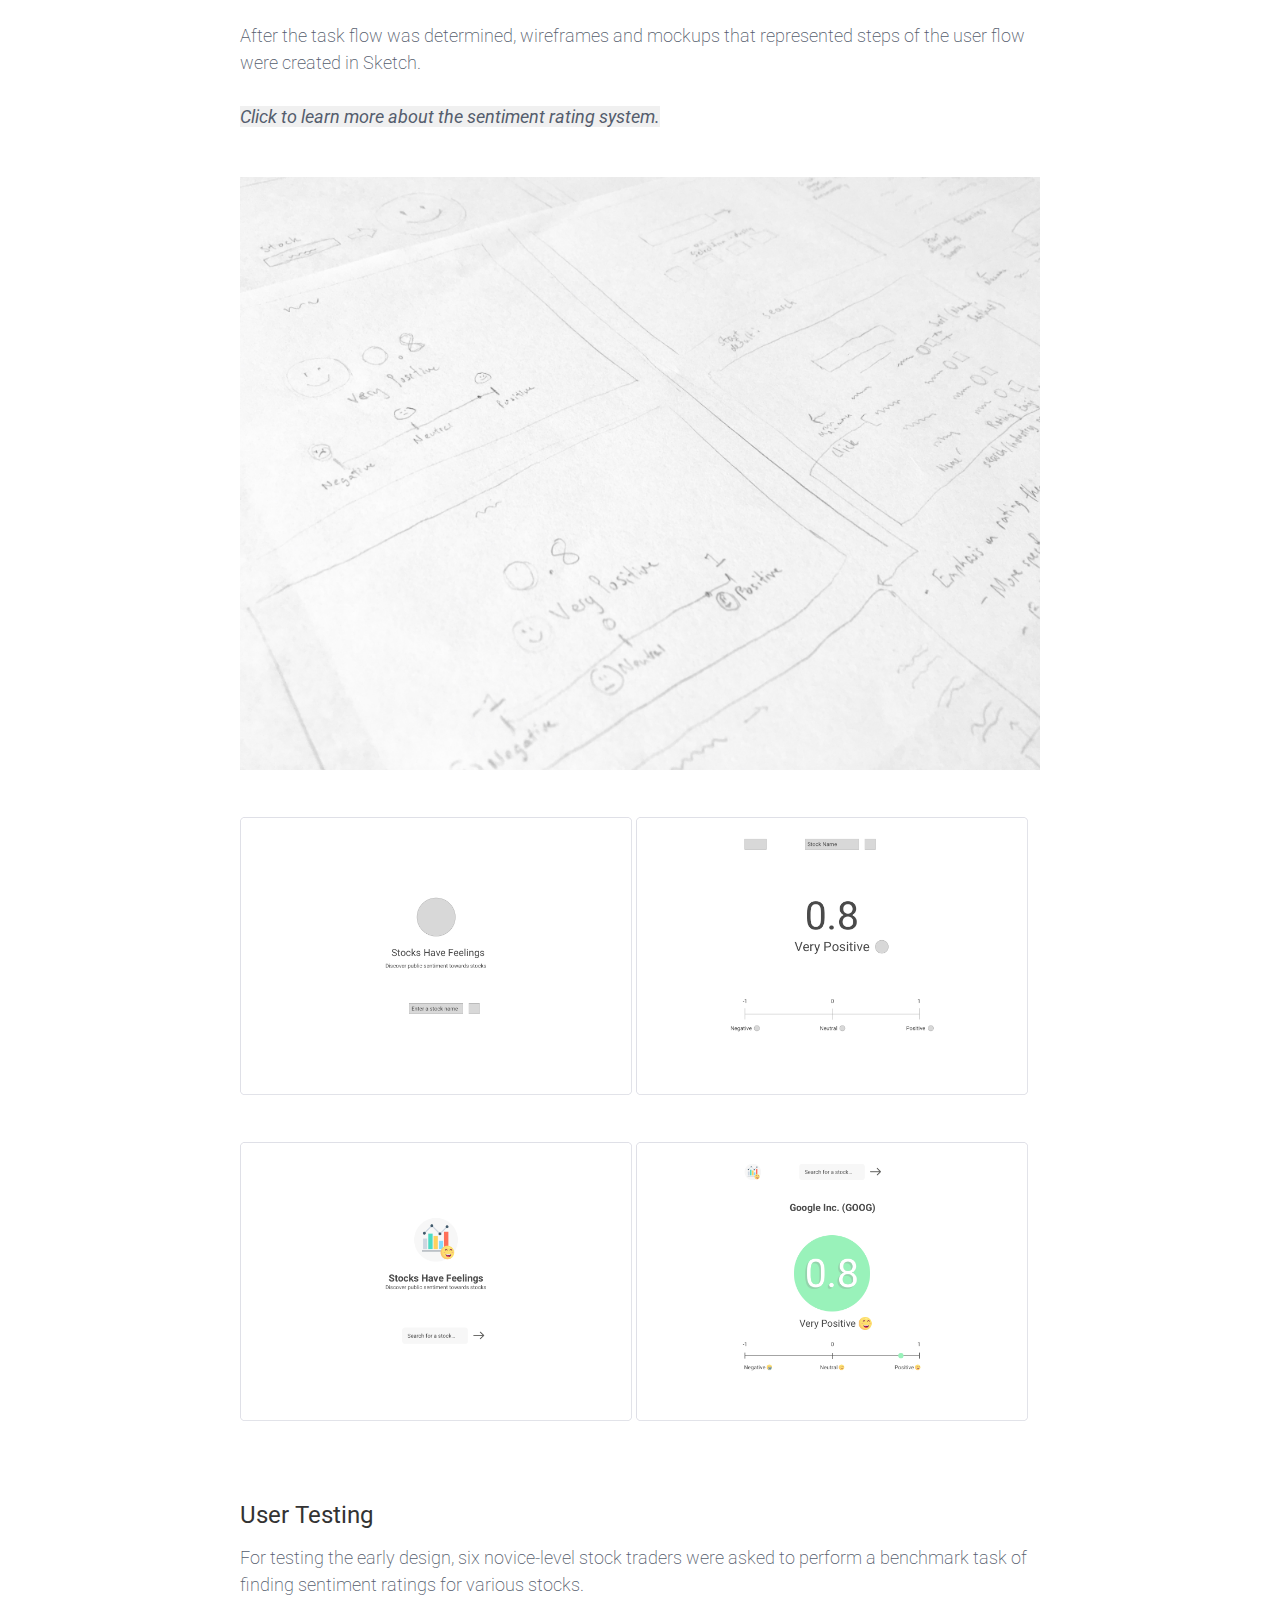
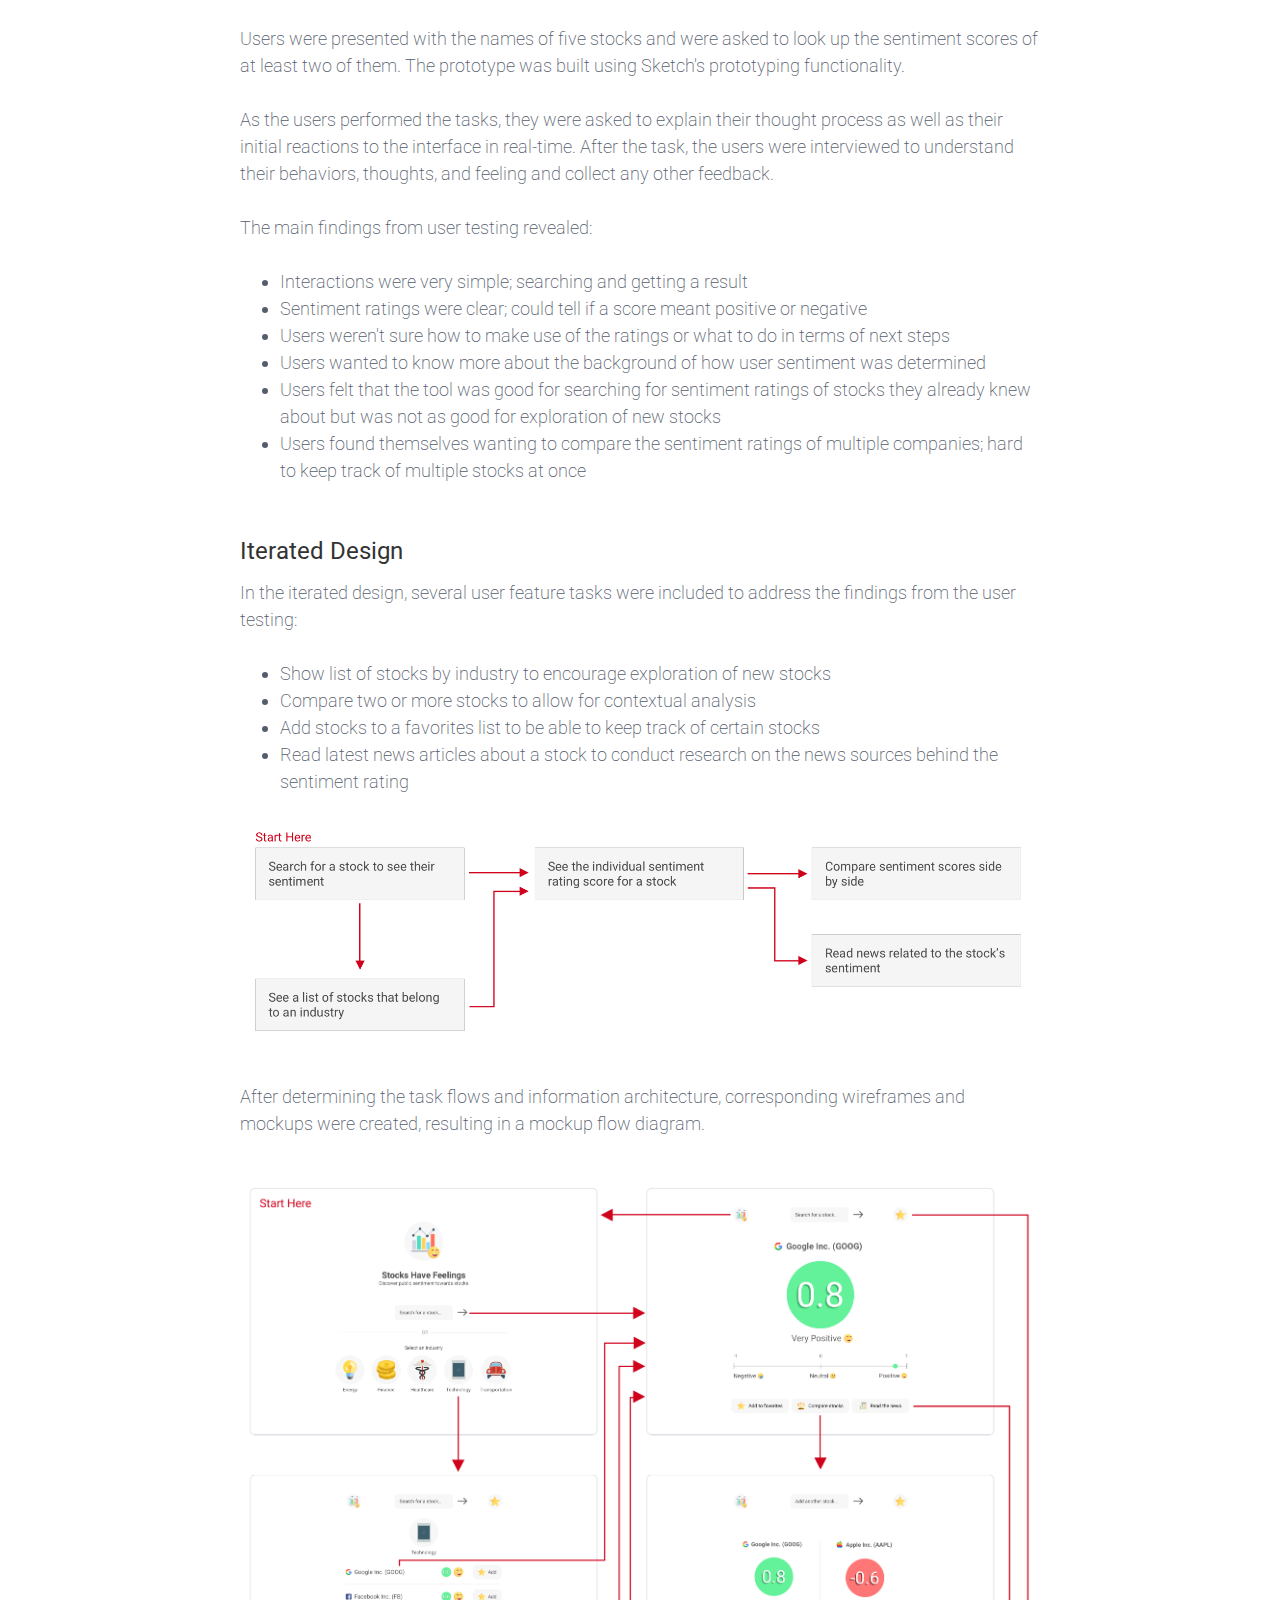
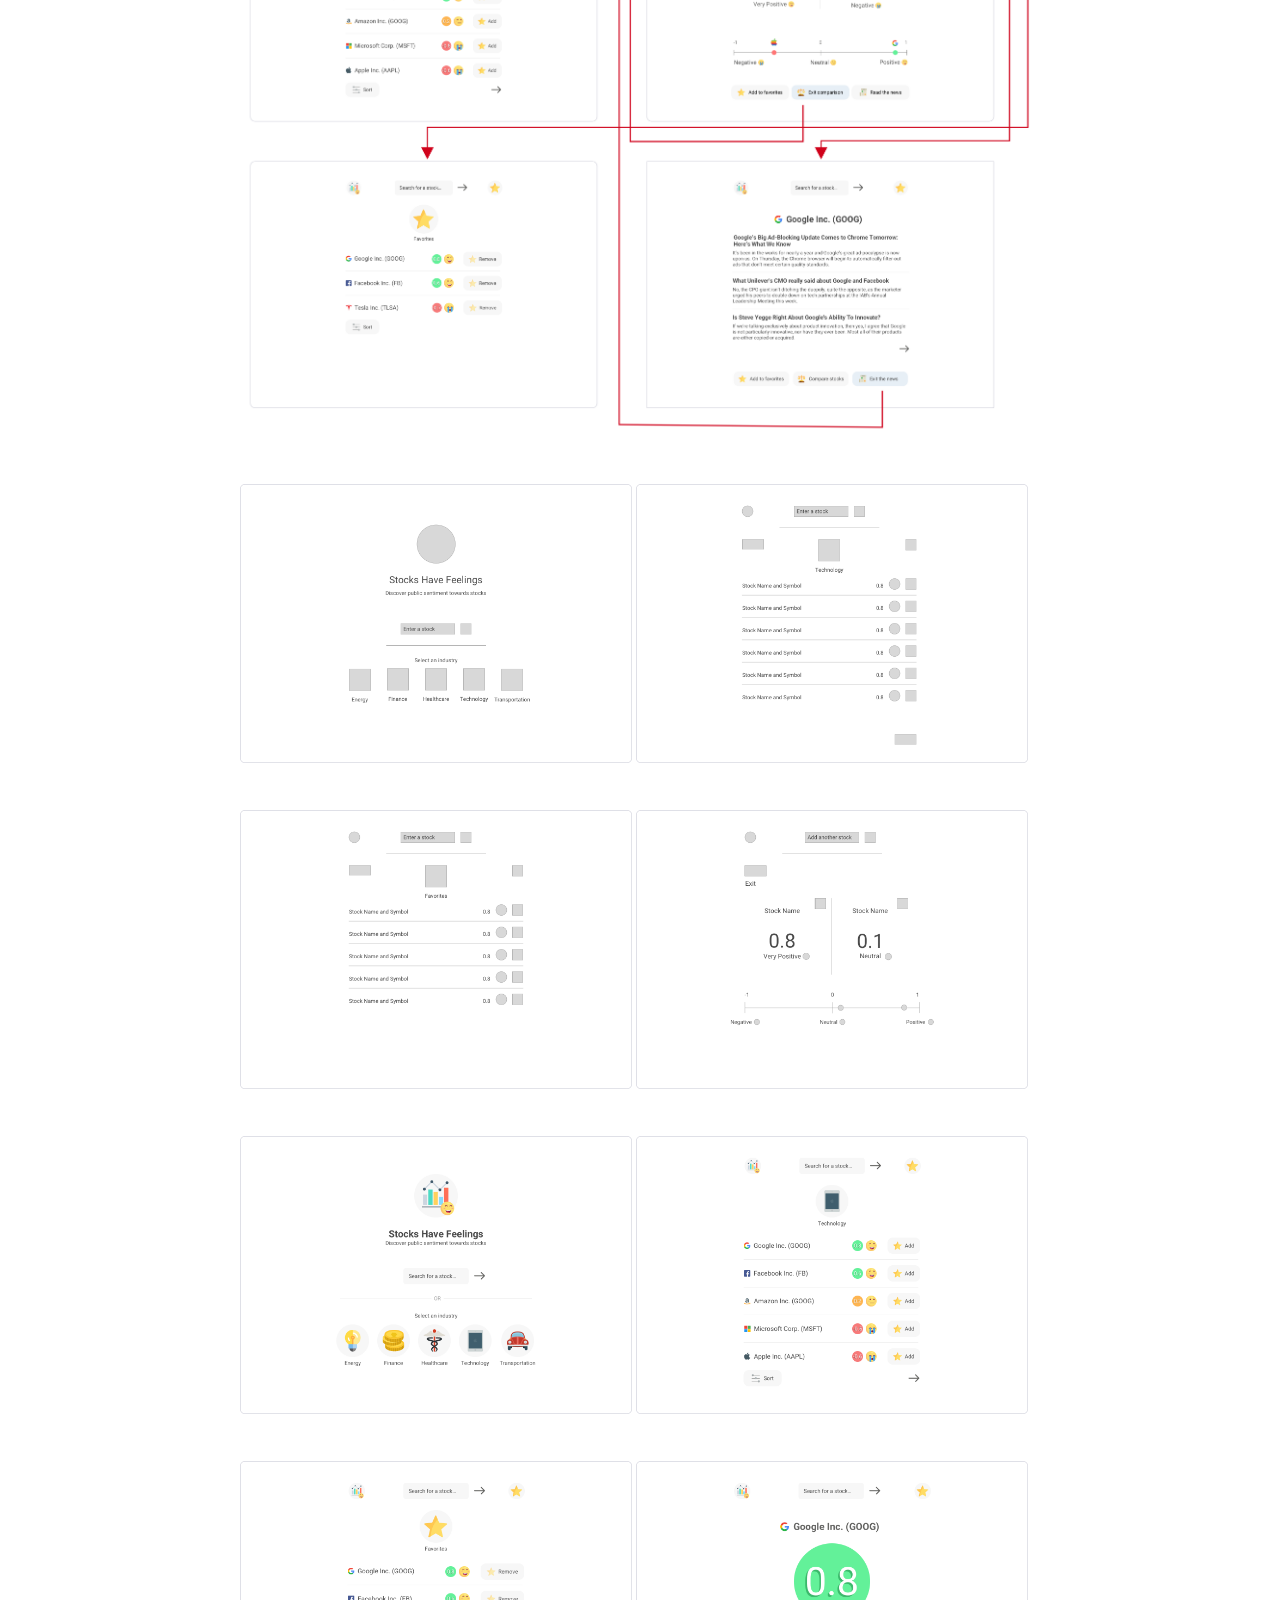
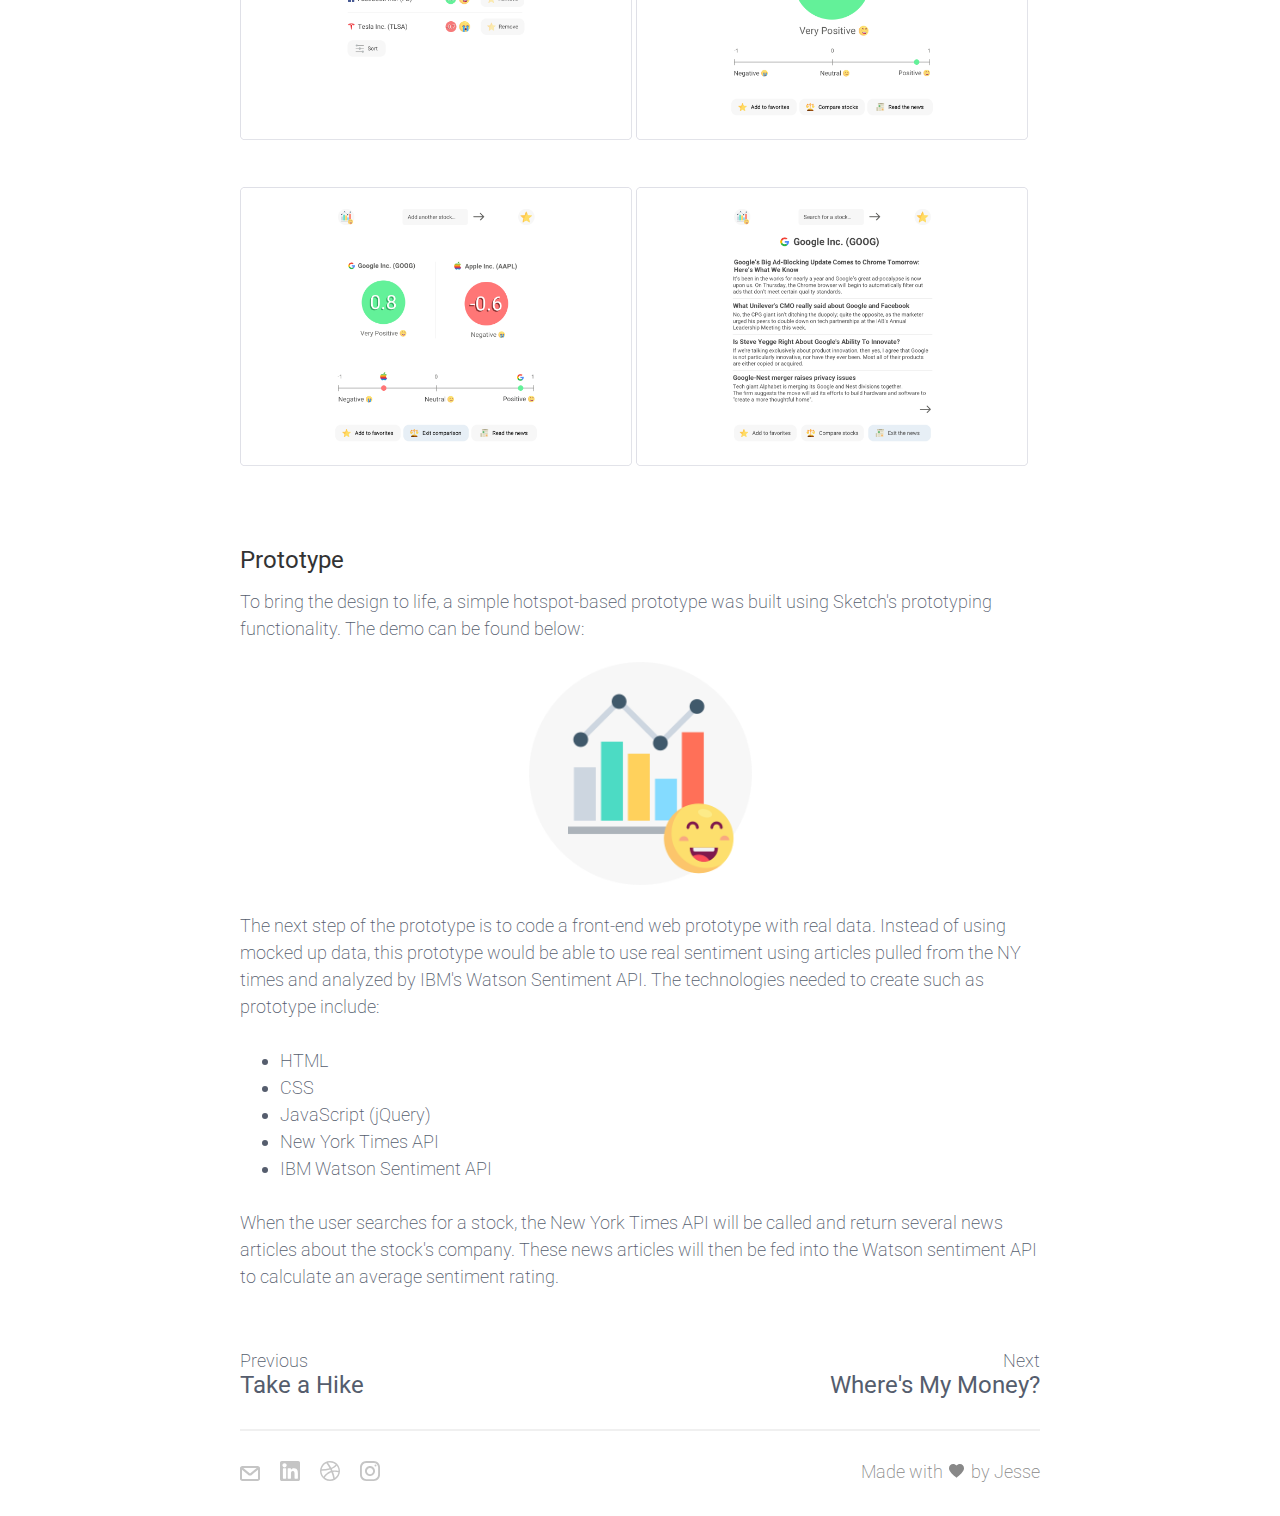
<file: work/sentiment.html>
<!DOCTYPE html>

<html>
    <head>
        <meta name="viewport" content="width=device-width, initial-scale=1.0">
        <link href="https://fonts.googleapis.com/css?family=Roboto:300,300i,400,400i,700" rel="stylesheet">
        <link rel="stylesheet" href="../styles.css">
        
        <title>
            Jesse Wu
        </title>
    </head>
  
    <body>
        <div id="wrapper">

            <div id="header">
                <a href="../index.html"><img src='../img/back-arrow.svg' />Back to Home</a>
            </div>

            <div class="case_study">
                <div class="hero" id="sentiment">
                    <div class="icon" id="smiley">
                        <img src="../img/smiley.svg" />
                    </div>
                </div>

                <span class="title">Stocks Have Feelings</span>
                <br>
                <span class="subtitle">A research tool for novice stock traders that focuses on conveying public sentiment towards company stocks based on social media</span>
                <br>
                <span class='heading'>Problem</span>
                <span class='body'>Stock trading can seem daunting. When first starting out, new users may feel overwhelmed by the vast number of financial graphs, charts, terminology, and concepts.
                <br><br>
                This project attempts to address the problem of promoting millennial engagement in stock trading. More specifically, how can beginners be introduced to the stocks in a simple and intuitive way?</span>
                <span class='heading'>Logistics</span>
                <span class='body'>
                <ul>
                    <li><span class="header">Project Type</span>:  Side Project</li>
                    <li><span class="header">Team</span>: 1 Designer</li>
                    <li><span class="header">My Roles</span>: Research, Interaction Design, Visual Design, User Testing</li>
                    <li><span class="header">Time Frame</span>: 3 Weeks </li>
                </ul>
                </span>
                <span class='heading'>Design Process</span>
                <span class='body'>
                    <img class='design-process' src='../img/Sentiment/design_process.svg' />
                </span>
                <span class='heading'>Research</span>
                <span class='body'>The user research targeted novice traders as well as people who had looked into stock trading. The research questions focused on learning more about their attitudes towards stocks and experiences with trading. 
                <br><br>
                The research process was split into two phases: 
                <br><br>
                <ul>
                    <li>Collecting data from users and competitors</li>
                    <li>Aanalyzing the user data to find themes and insights</li>
                </ul>
                <br>
                To collect user data, observations, interviews, and competitive analysis were conducted on 11 users, who consisted of co-workers, friends, and family members. 
                <br><br>
                After the data was collected, an affinity diagramming exercise was performed to find themes among the pieces of user data. The main findings revealed that:
                <br><br>
                <ul>
                    <li>Novices feel that there is a barrier of knowledge that makes it difficult to confidently begin stock trading</li>
                    <li>Novices feel that researching companies and trading stocks in general would take too much of their time</li>
                </ul>
                </span>
                <span class='heading'>Ideation</span>
                <span class='body'>The main research findings were converted into design criteria to guide the ideation process for brainstorming solutions. The design criteria were as follows: 
                <br><br>
                <ul>
                    <li><span class="header">Informative</span>: The solution should inform users about the basics of the stock market in an intuitive manner, so that they feel confident to begin stock trading</li>
                    <li><span class="header">Convenient</span>: The solution should feel lightweight and easy to use; users should be able to learn about stocks in short periods of time lasting no longer than a couple minutes</li>
                </ul>
                <br>
                After brainstorming multiple ideas, the elements of the ideas that best addressed the design criteria were synthesized into two main solutions:
                <br><br>
                <ul>
                    <li><span class="header">An educational app</span> that walks users through the basics of stock trading and utilizes active learning to encourage user engagement. For example, the first lesson would be about introducing the definition of a stock, and the second lesson would be how to buy stocks. The user would then be asked buy one stock of their choice in order to move forward.</li>
                    <li><span class="header">A web-based research tool</span> that presents stocks through the simple context of sentiment ratings. Sentiment ratings represent the general public's feelings towards a company's stock. These sentiment ratings are generated by analyzing news articles and social media. Users can use sentiment scores to predict changes in stock price. For example, if the general public feels that a certain stock is doing very well and act upon that feeling via buying stocks, then the stock's price is likely to rise as well.</li>
                </ul>
                <br>
                Of the two solutions, the sentiment-rating solution was chosen to move forward. 
                <br><br>
                After additional competitive analysis, it was found that many similar tutorial-based educational apps already exist. In an effort to avoid repeating existing work, the educational app idea was shelved. 
                <br><br>
                Moreover, it was believed that the sentiment-based research tool could help users ease into the world of stock trading by providing them with easy-to-understand, actionable sentiment data.
                </span>
                <span class='heading'>Early Design</span>
                <span class='body'>The early design focused on creating a minimum viable product through rapid prototyping. One of the reasons for keeping the early design lightweight and agile was to output a simple prototype that could then be used to quickly gather early user feedback.
                <br><br>
                To create an early design, the main benchmark user task of app was determined: discovering a company stock's sentiment rating. Then the benchmark task was broken down into steps to create a user task flow:
                <br><br>
                <ul>
                    <li>Search for a stock</li>
                    <li>Understand the sentiment rating</li>
                </ul>
                <br>
                After the task flow was determined, wireframes and mockups that represented steps of the user flow were created in Sketch.
                <br><br>
                <span id="rating_explanation" onclick="explain_rating()">Click to learn more about the sentiment rating system.</span>
                <br><br>
                <img id="sketch" onclick="summon(this.id)" src="../img/Sentiment/Sketch.jpg" />
                <div class="img_row">
                    <img id="early_wireframe_menu" onclick="summon(this.id)" src="../img/Sentiment/early_wireframe_menu.png" />
                    <img id="early_wireframe_stock" onclick="summon(this.id)" src="../img/Sentiment/early_wireframe_stock.png" />
                </div>
                <div class="img_row">
                    <img id="early_mockup_menu" onclick="summon(this.id)" src="../img/Sentiment/early_mockup_menu.png" />
                    <img id="early_mockup_stock" onclick="summon(this.id)" src="../img/Sentiment/early_mockup_stock.png" />
                </div>
                <span class='heading'>User Testing</span>
                <span class='body'>For testing the early design, six novice-level stock traders were asked to perform a benchmark task of finding sentiment ratings for various stocks. 
                <br><br>
                Users were presented with the names of five stocks and were asked to look up the sentiment scores of at least two of them. The prototype was built using Sketch's prototyping functionality.
                <br><br>
                As the users performed the tasks, they were asked to explain their thought process as well as their initial reactions to the interface in real-time. After the task, the users were interviewed to understand their behaviors, thoughts, and feeling and collect any other feedback.
                <br><br>
                The main findings from user testing revealed:
                <br><br>
                <ul>
                    <li>Interactions were very simple; searching and getting a result</li>
                    <li>Sentiment ratings were clear; could tell if a score meant positive or negative</li>
                    <li>Users weren't sure how to make use of the ratings or what to do in terms of next steps</li>
                    <li>Users wanted to know more about the background of how user sentiment was determined</li>
                    <li>Users felt that the tool was good for searching for sentiment ratings of stocks they already knew about but was not as good for exploration of new stocks</li>
                    <li>Users found themselves wanting to compare the sentiment ratings of multiple companies; hard to keep track of multiple stocks at once</li>
                </ul>
                <span class='heading'>Iterated Design</span>
                <span class='body'>In the iterated design, several user feature tasks were included to address the findings from the user testing:  
                <br><br>
                <ul>
                    <li>Show list of stocks by industry to encourage exploration of new stocks</li>
                    <li>Compare two or more stocks to allow for contextual analysis</li>
                    <li>Add stocks to a favorites list to be able to keep track of certain stocks</li>
                    <li>Read latest news articles about a stock to conduct research on the news sources behind the sentiment rating</li>
                    <!-- <li>Recommended next steps to give the user actionable directions</li> -->
                </ul>
                <img id="task_flow" onclick="summon(this.id)" src="../img/Sentiment/Task_Flow.png" />
                <br>
                After determining the task flows and information architecture, corresponding wireframes and mockups were created, resulting in a mockup flow diagram. 
                <br><br>
                <img id="mockup_flow" onclick="summon(this.id)" src="../img/Sentiment/Mockup_Flow.png" />
                <div class="img_row">
                    <img id="iterated_wireframe_menu" onclick="summon(this.id)" src="../img/Sentiment/iterated_wireframe_menu.png" />
                    <img id="iterated_wireframe_list" onclick="summon(this.id)" src="../img/Sentiment/iterated_wireframe_list.png" />
                </div>
                <div class="img_row">
                    <img id="iterated_wireframe_favorites" onclick="summon(this.id)" src="../img/Sentiment/iterated_wireframe_favorites.png" />
                    <img id="iterated_wireframe_compare" onclick="summon(this.id)" src="../img/Sentiment/iterated_wireframe_compare.png" />
                </div>
                <div class="img_row">
                    <img id="iterated_mockup_menu" onclick="summon(this.id)" src="../img/Sentiment/iterated_mockup_menu.png" />
                    <img id="iterated_mockup_list" onclick="summon(this.id)" src="../img/Sentiment/iterated_mockup_list.png" />
                </div>
                <div class="img_row">
                    <img id="iterated_mockup_favorites" onclick="summon(this.id)" src="../img/Sentiment/iterated_mockup_favorites.png" />
                    <img id="iterated_mockup_stock" onclick="summon(this.id)" src="../img/Sentiment/iterated_mockup_stock.png" />
                </div>
                <div class="img_row">
                    <img id="iterated_mockup_compare" onclick="summon(this.id)" src="../img/Sentiment/iterated_mockup_compare.png" />
                    <img id="iterated_mockup_news" onclick="summon(this.id)" src="../img/Sentiment/iterated_mockup_news.png" />
                </div>
                <span class='heading'>Prototype</span>
                <span class='body'>
                To bring the design to life, a simple hotspot-based prototype was built using Sketch's prototyping functionality. The demo can be found below: 
                <a  target="_blank" href='https://sketch.cloud/s/vRl3M/all/mockups/desktop-hd-copy-2/play'> 
                    <img class="prototype" src='../img/Sentiment/logo.png' /> 
                </a>
                <br>
                The next step of the prototype is to code a front-end web prototype with real data. Instead of using mocked up data, this prototype would be able to use real sentiment using articles pulled from the NY times and analyzed by IBM's Watson Sentiment API. The technologies needed to create such as prototype include:
                <br><br>
                <ul>
                    <li>HTML</li>
                    <li>CSS</li>
                    <li>JavaScript (jQuery)</li>
                    <li>New York Times API</li>
                    <li>IBM Watson Sentiment API</li>
                </ul>
                <br>
                When the user searches for a stock, the New York Times API will be called and return several news articles about the stock's company. These news articles will then be fed into the Watson sentiment API to calculate an average sentiment rating.</span>
            </div>

            <div id="project_nav">
                <a href="money.html">
                    <span class="next">Next
                        <br>
                        <span class="title">Where's My Money?</span>
                    </span>
                </a>
                <a href="hiker.html">
                    <span class="previous">Previous
                        <br>
                        <span class="title">Take a Hike</span>
                    </span>
                </a>
            </div>

            <div id="footer">
                <div class="divider long"></div>
                <a href="mailto:hi@jessewu.me"><img src="../img/email.svg"/></a>
                <a target="_blank" href="https://www.linkedin.com/in/jesse-wu-065820126/"><img src="../img/linkedin.svg"/></a>
                <a target="_blank" href="https://dribbble.com/jessesse"><img src="../img/dribbble.svg"/></a>
                <a target="_blank" href="https://www.instagram.com/jessessewu/"><img src="../img/instagram.svg"/></a>
                <div class="credit">Made with <img src="../img/heart.svg" /> by Jesse</div>
            </div>
        </div>

        <div class="overlay" id="sketch" onclick="disappear(this.id)">
            <img src="../img/Sentiment/Sketch.jpg" />
        </div>
        <div class="overlay" id="early_wireframe_menu" onclick="disappear(this.id)">
             <img src="../img/Sentiment/early_wireframe_menu.png" />
        </div>
        <div class="overlay" id="early_wireframe_stock" onclick="disappear(this.id)">
             <img src="../img/Sentiment/early_wireframe_stock.png" />
        </div>
        <div class="overlay" id="early_mockup_menu" onclick="disappear(this.id)">
             <img src="../img/Sentiment/early_mockup_menu.png" />
        </div>
        <div class="overlay" id="early_mockup_stock" onclick="disappear(this.id)">
             <img src="../img/Sentiment/early_mockup_stock.png" />
        </div>
        <div class="overlay" id="iterated_wireframe_menu" onclick="disappear(this.id)">
             <img src="../img/Sentiment/iterated_wireframe_menu.png" />
        </div>
        <div class="overlay" id="iterated_wireframe_list" onclick="disappear(this.id)">
             <img src="../img/Sentiment/iterated_wireframe_list.png" />
        </div>
        <div class="overlay" id="iterated_wireframe_favorites" onclick="disappear(this.id)">
             <img src="../img/Sentiment/iterated_wireframe_favorites.png" />
        </div>
        <div class="overlay" id="iterated_wireframe_compare" onclick="disappear(this.id)">
             <img src="../img/Sentiment/iterated_wireframe_compare.png" />
        </div>
        <div class="overlay" id="iterated_mockup_menu" onclick="disappear(this.id)">
             <img src="../img/Sentiment/iterated_mockup_menu.png" />
        </div>
        <div class="overlay" id="iterated_mockup_list" onclick="disappear(this.id)">
             <img src="../img/Sentiment/iterated_mockup_list.png" />
        </div>
        <div class="overlay" id="iterated_mockup_stock" onclick="disappear(this.id)">
             <img src="../img/Sentiment/iterated_mockup_stock.png" />
        </div>
        <div class="overlay" id="iterated_mockup_favorites" onclick="disappear(this.id)">
             <img src="../img/Sentiment/iterated_mockup_favorites.png" />
        </div>
        <div class="overlay" id="iterated_mockup_compare" onclick="disappear(this.id)">
             <img src="../img/Sentiment/iterated_mockup_compare.png" />
        </div>
        <div class="overlay" id="iterated_mockup_news" onclick="disappear(this.id)">
             <img src="../img/Sentiment/iterated_mockup_news.png" />
        </div>
         <div class="overlay" id="task_flow" onclick="disappear(this.id)">
             <img src="../img/Sentiment/Task_Flow.png" />
        </div>
        <div class="overlay" id="mockup_flow" onclick="disappear(this.id)">
             <img src="../img/Sentiment/Mockup_Flow.png" />
        </div>

        <div id="loading">
            <div class="icon_row">
                <div class="icon" id="smiley">
                    <img src="../img/smiley.svg" />
                </div>
                <div class="icon" id="slice">
                    <img src="../img/slice.svg" />
                </div>
                <div class="icon" id="cash">
                    <img src="../img/cash.svg" />
                </div>
                <div class="icon" id="graph">
                    <img src="../img/flask.svg" />
                </div>
            </div>
        </div> 
    </body>

    <script>
        function hover_fix()
        {
            var el = this;
            var par = el.parentNode;
            var next = el.nextSibling;
            par.removeChild(el);
            setTimeout(function() {par.insertBefore(el, next);}, 0)
        }

        function explain_rating()
        {
            document.getElementById("rating_explanation").innerHTML = "The sentiment rating system ranged from -1 to 1, where a rating of -1 represents the most negative sentiment, 0 represents neutral sentiment, and 1 represents the most positive sentiment. This scale was chosen over a tradition 0 to 10 or 0 to 100 scale due to its ability to convey sentiment scores more intuitively. <br><br> In a 0 to 100 scale, high scores are typically interpreted as good and low scores (typically perceived as below 70) as bad. Under this system, a score of 50 or 50% implies a poor score. However, for sentiment rating, 50 would actually mean that the score was perfectly neutral; people have no strong feelings in either direction. As a result, the -1 to 1 range was chosen to minimize misconceptions and support the idea that 0 represents an origin point that aligns with neutral sentiment.";
            document.getElementById("rating_explanation").style.backgroundColor = "white";
            document.getElementById("rating_explanation").style.fontStyle = "normal";
            document.getElementById("rating_explanation").style.fontWeight = "200";
            document.getElementById("rating_explanation").style.cursor = "default";
        }

        function disappear(id)
        {
            document.querySelector(".overlay" + "#" + id).style.display = "none";
            document.querySelector("body").style.overflow = "auto";
            document.querySelector(".case_study .body img ").style.cursor = "zoom-in";
        }

        function summon(id)
        {
            document.querySelector(".overlay" + "#" + id).style.display = "block";
            document.querySelector("body").style.overflow = "hidden";
            document.querySelector(".case_study .body img ").style.cursor = "zoom-out";
        }

        setTimeout(function() {
            document.getElementById("loading").style.display = "none";
        }, 1700);
    </script>

</html>
</file>
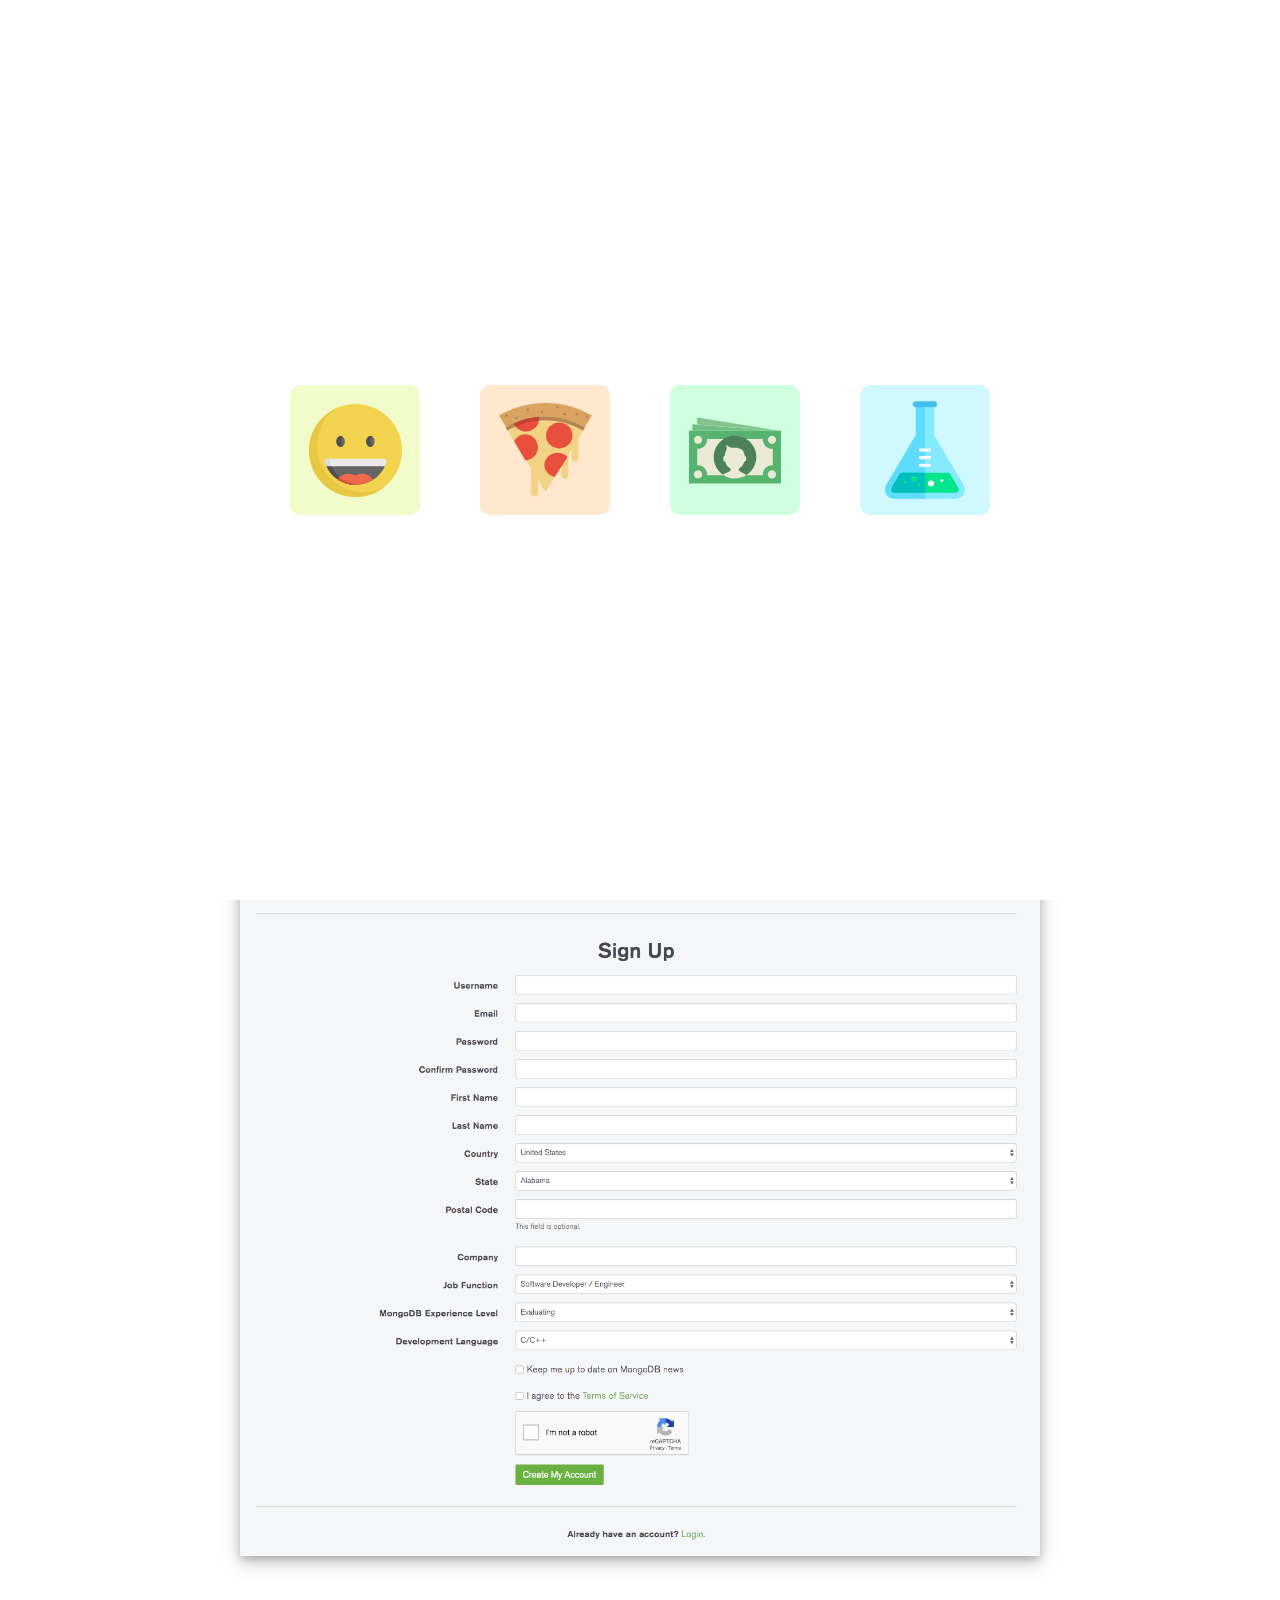
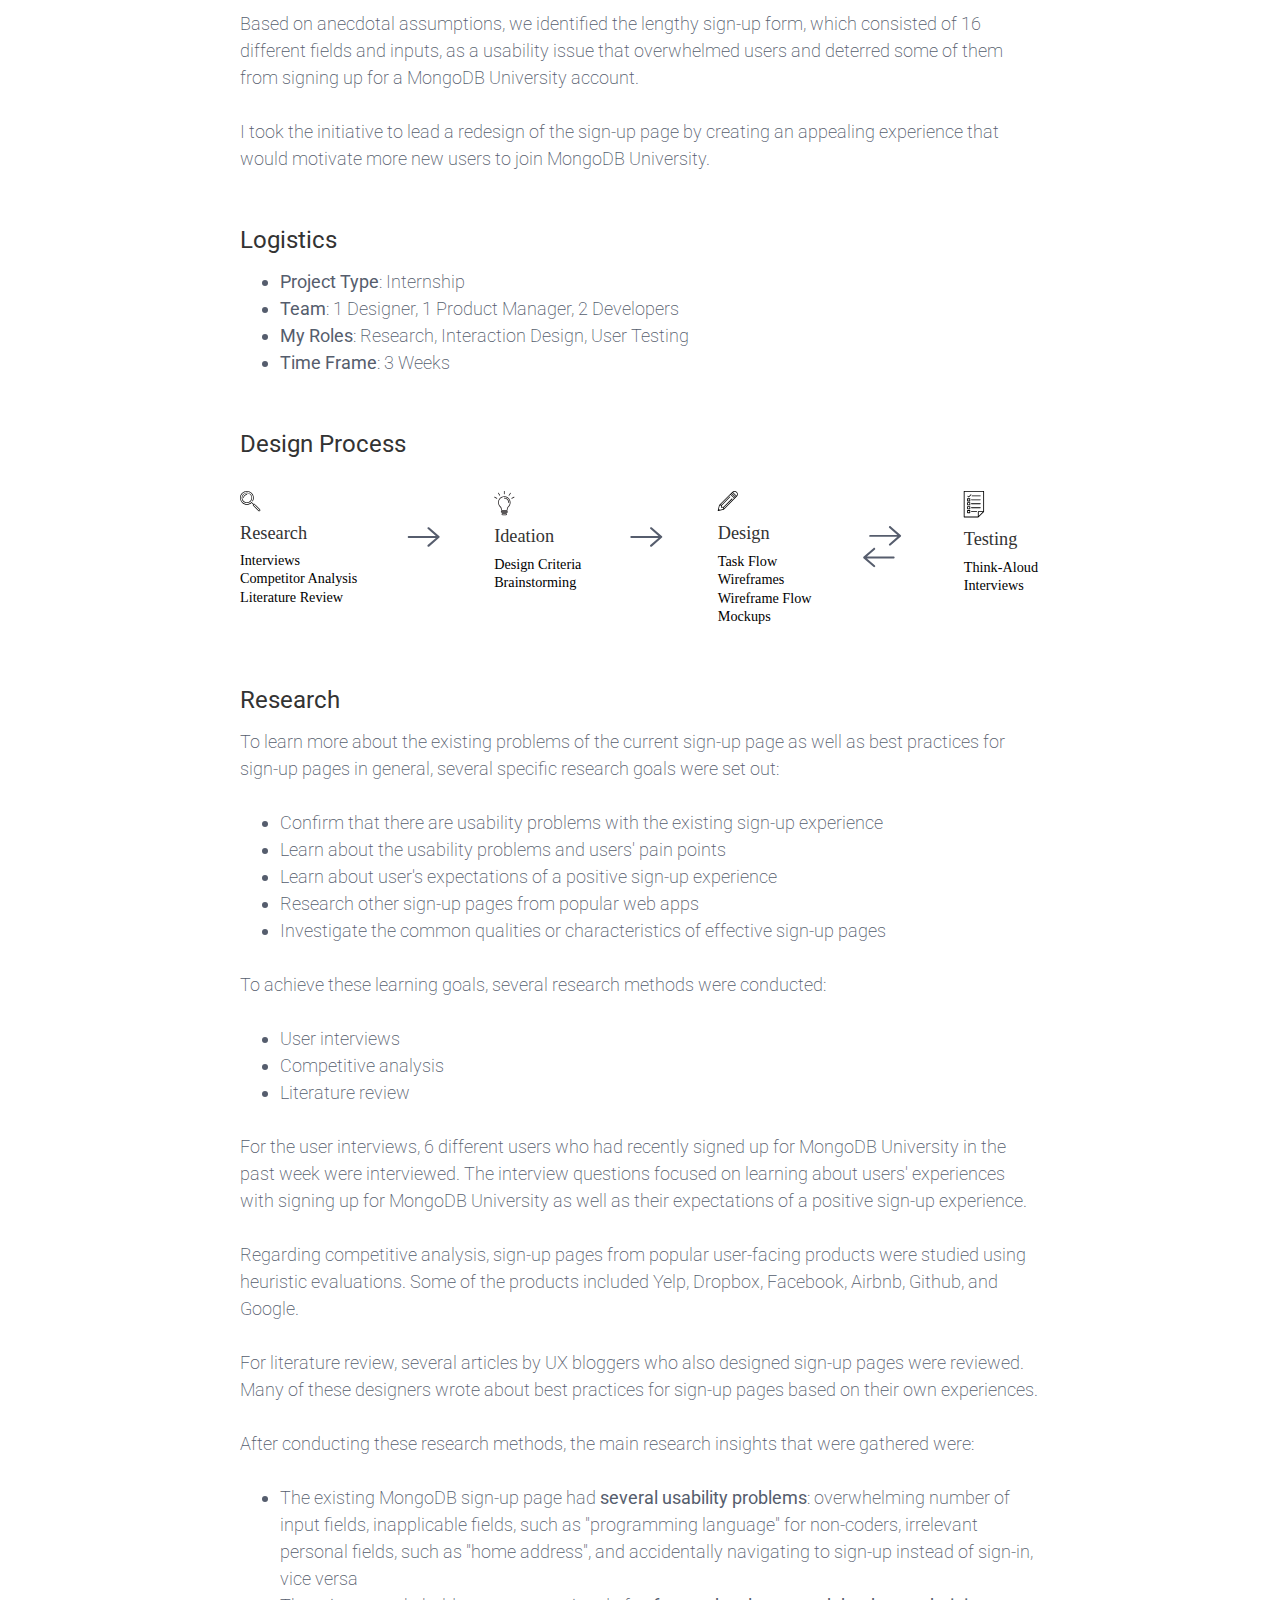
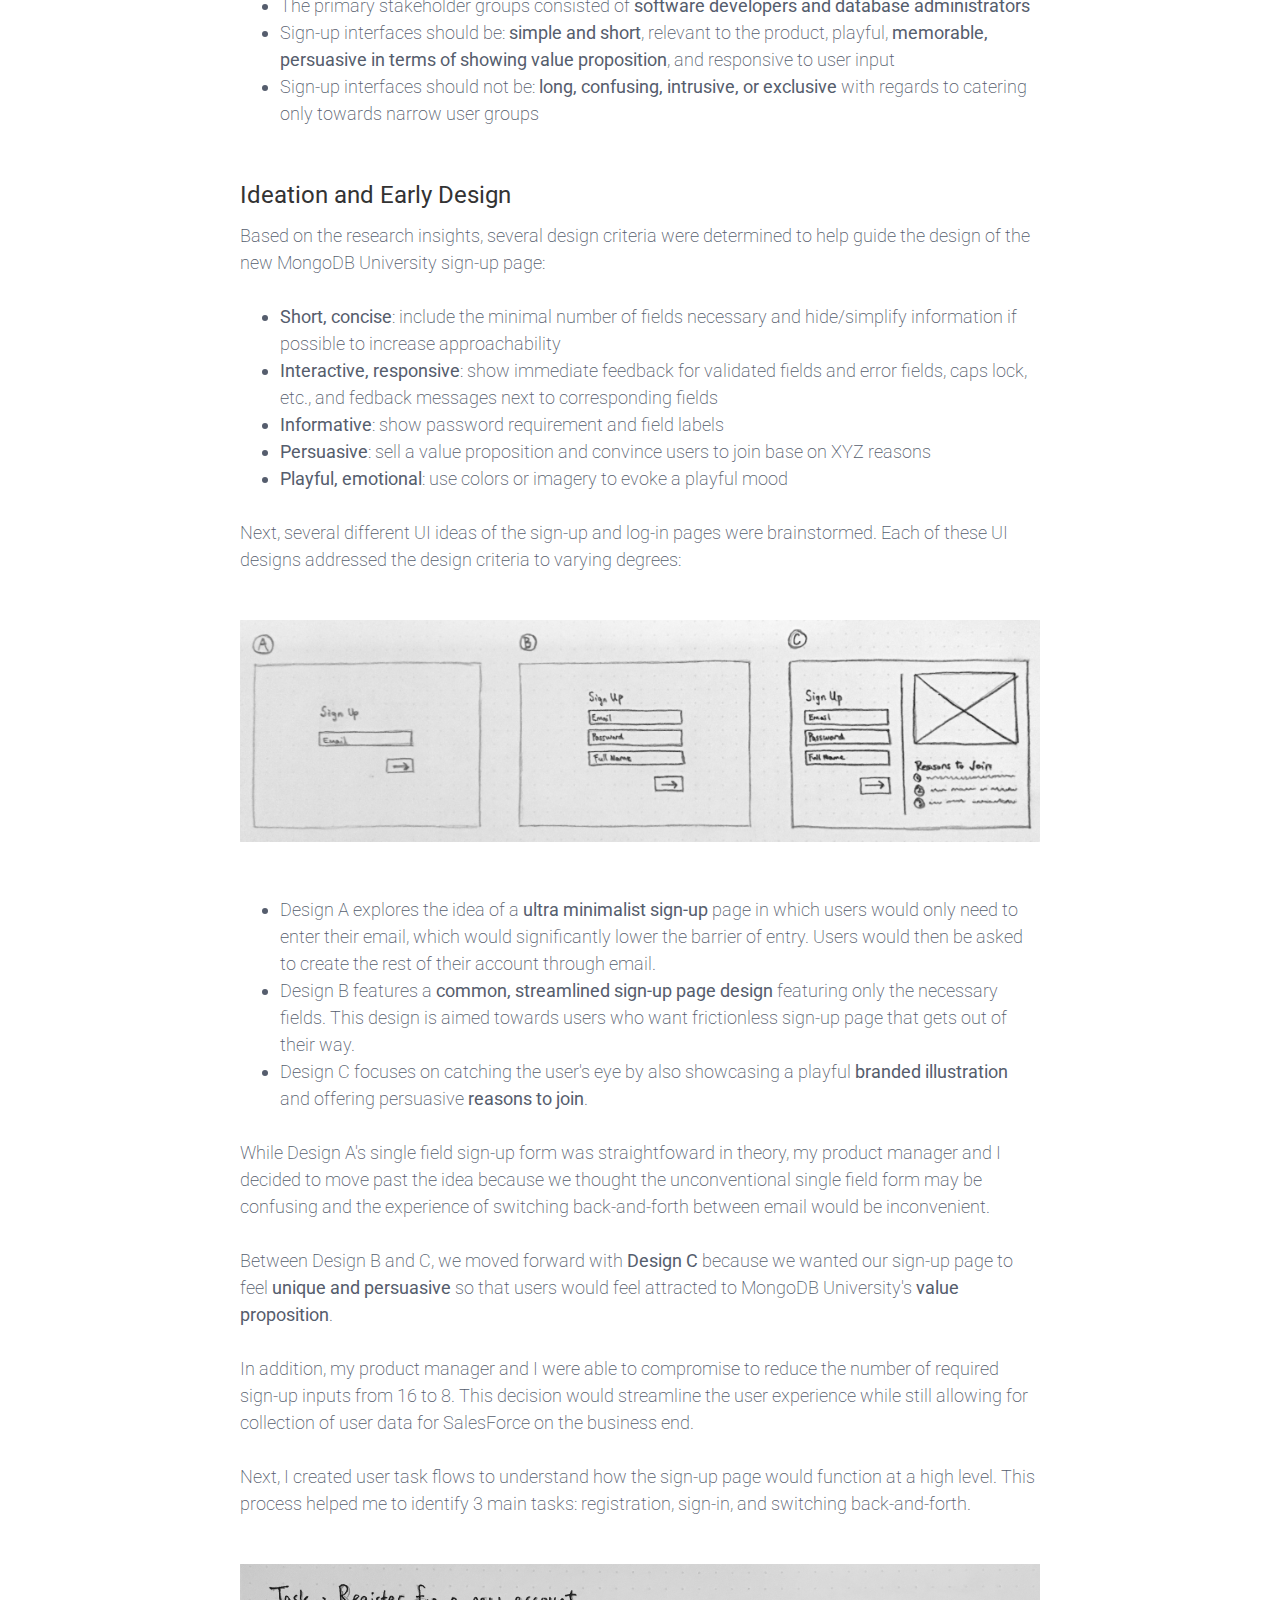
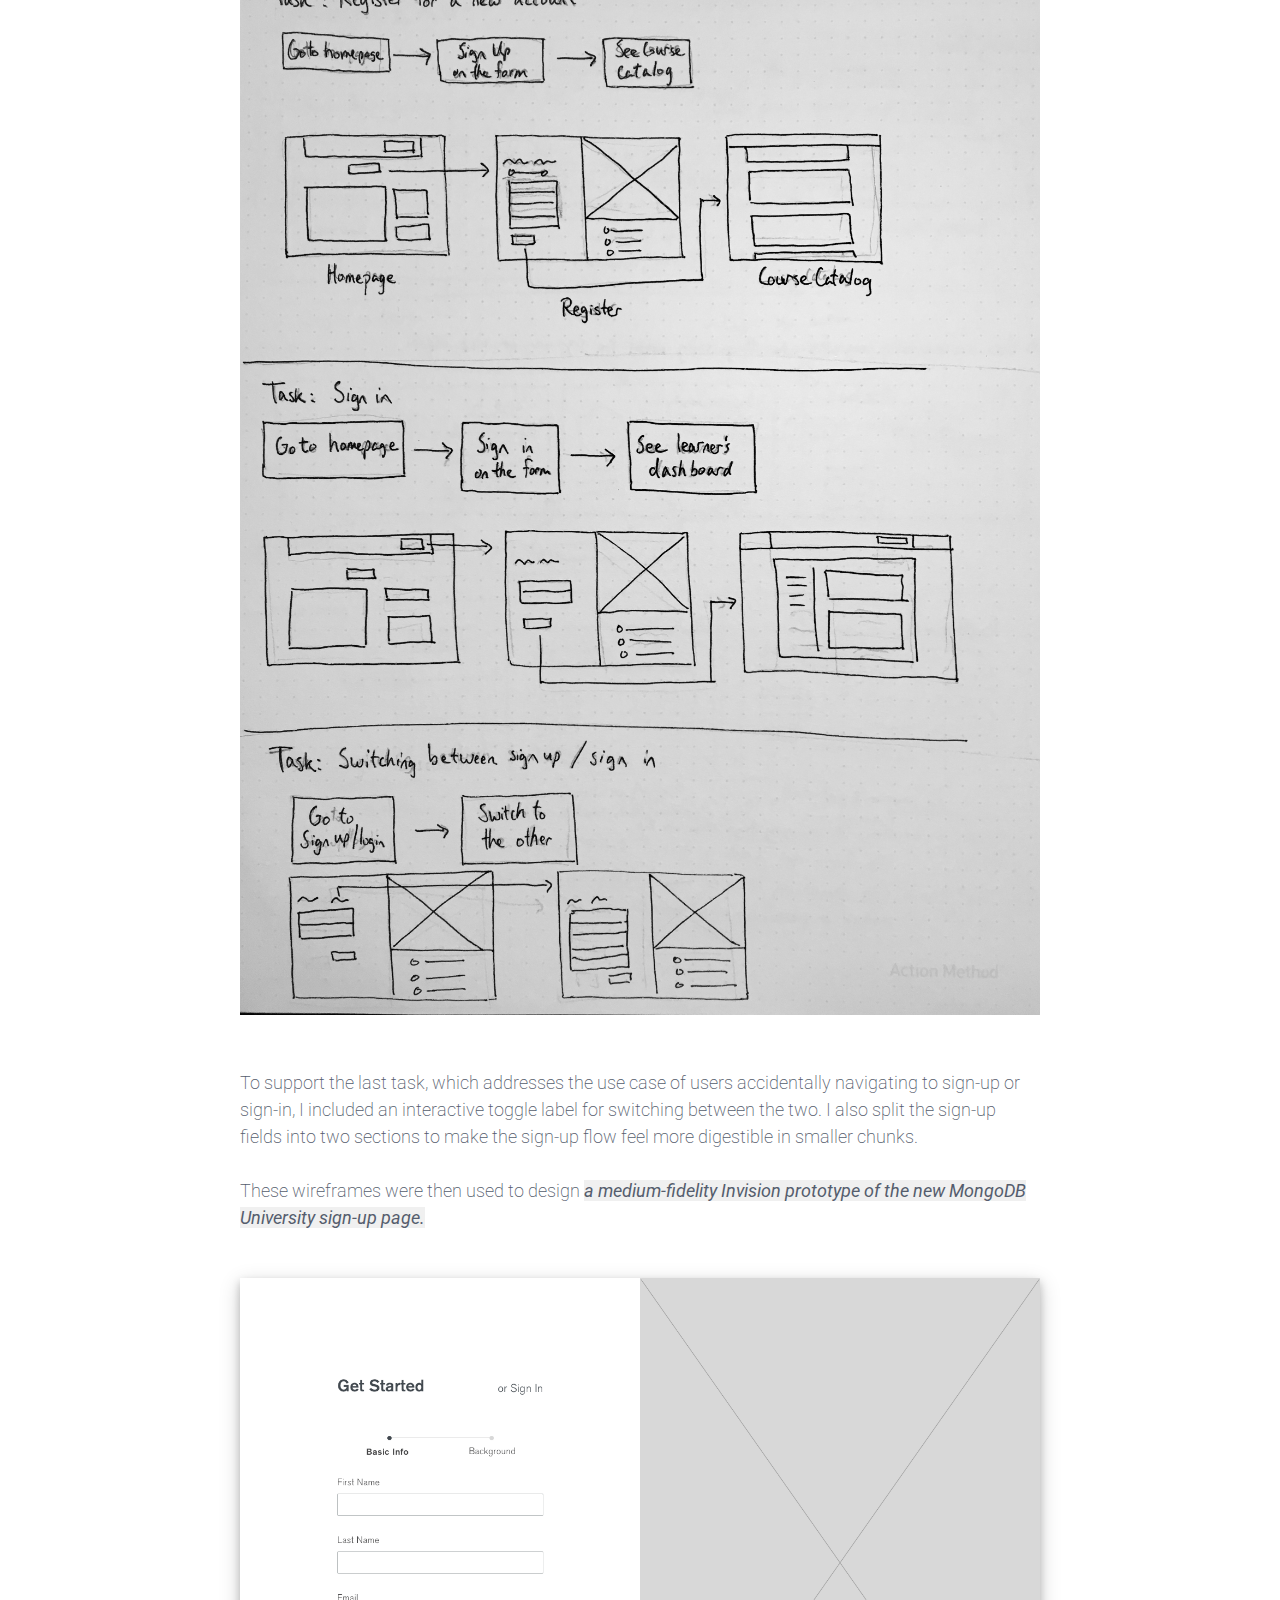
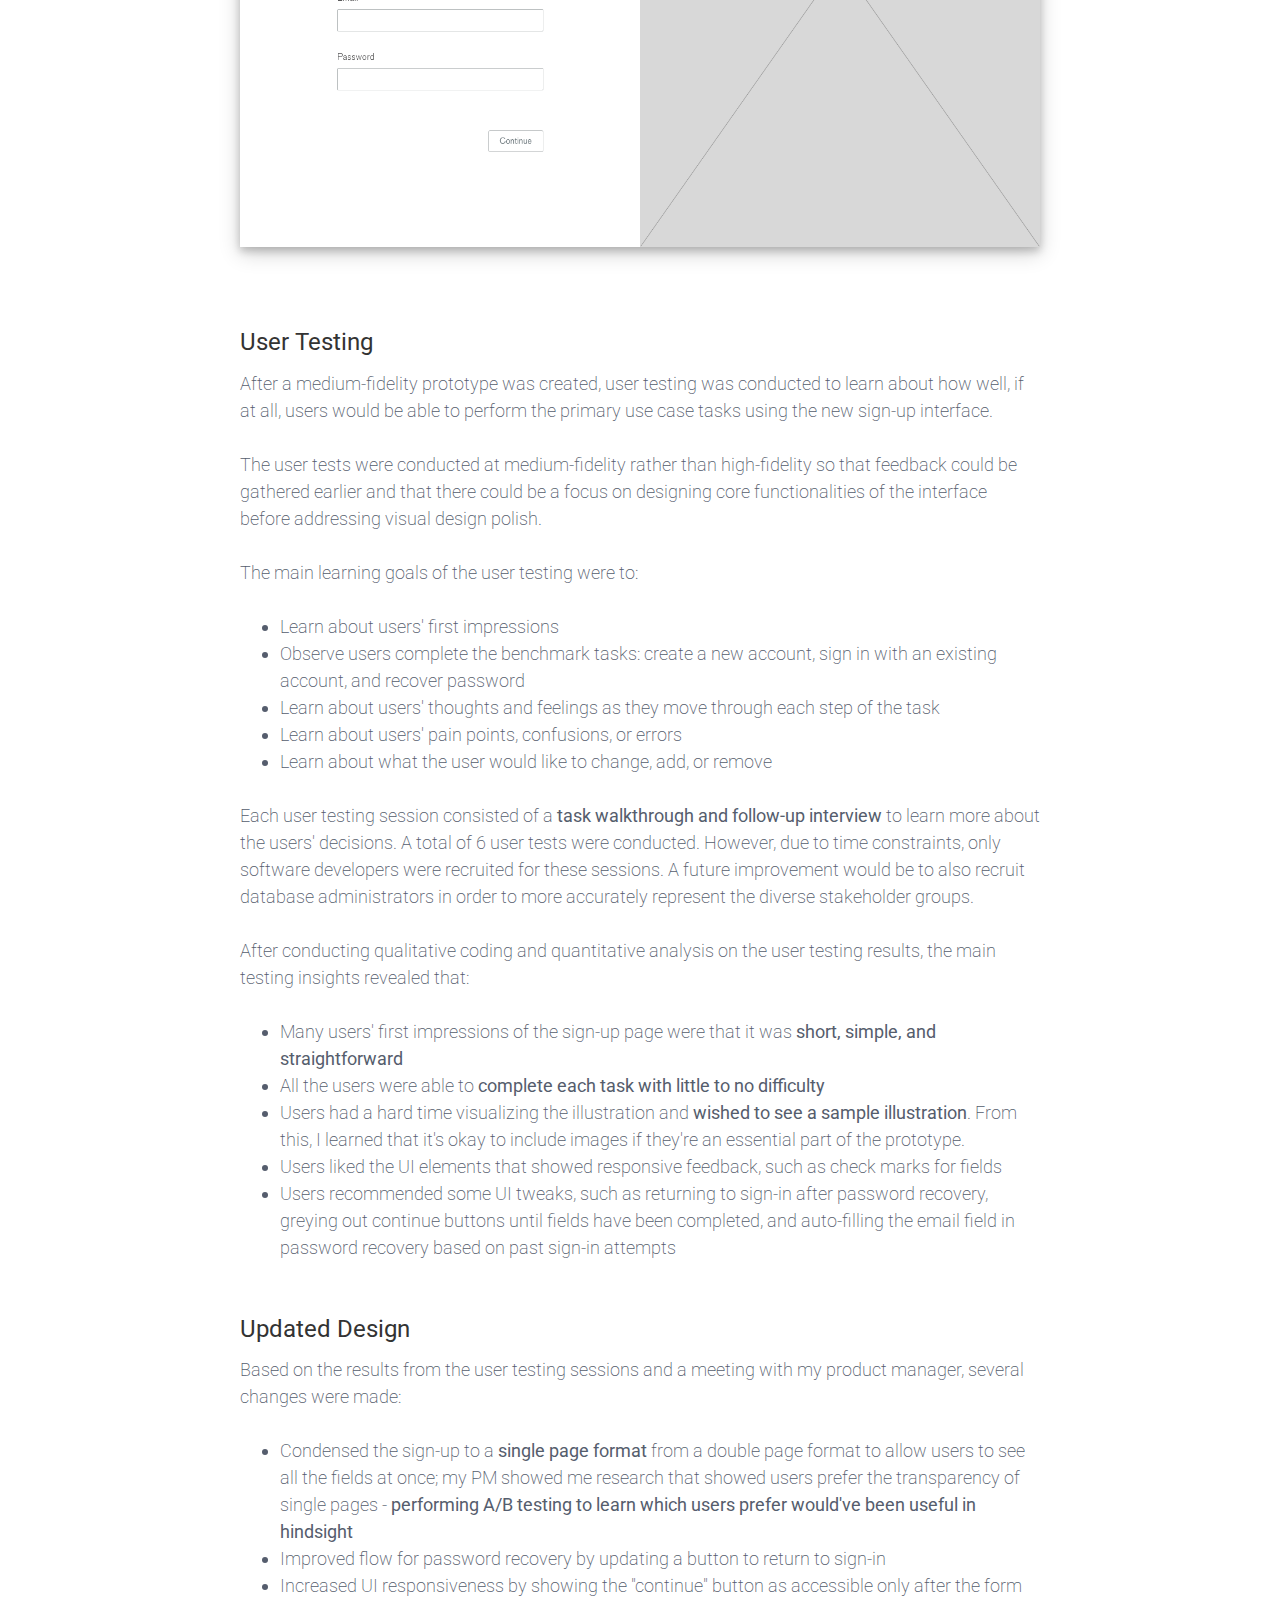
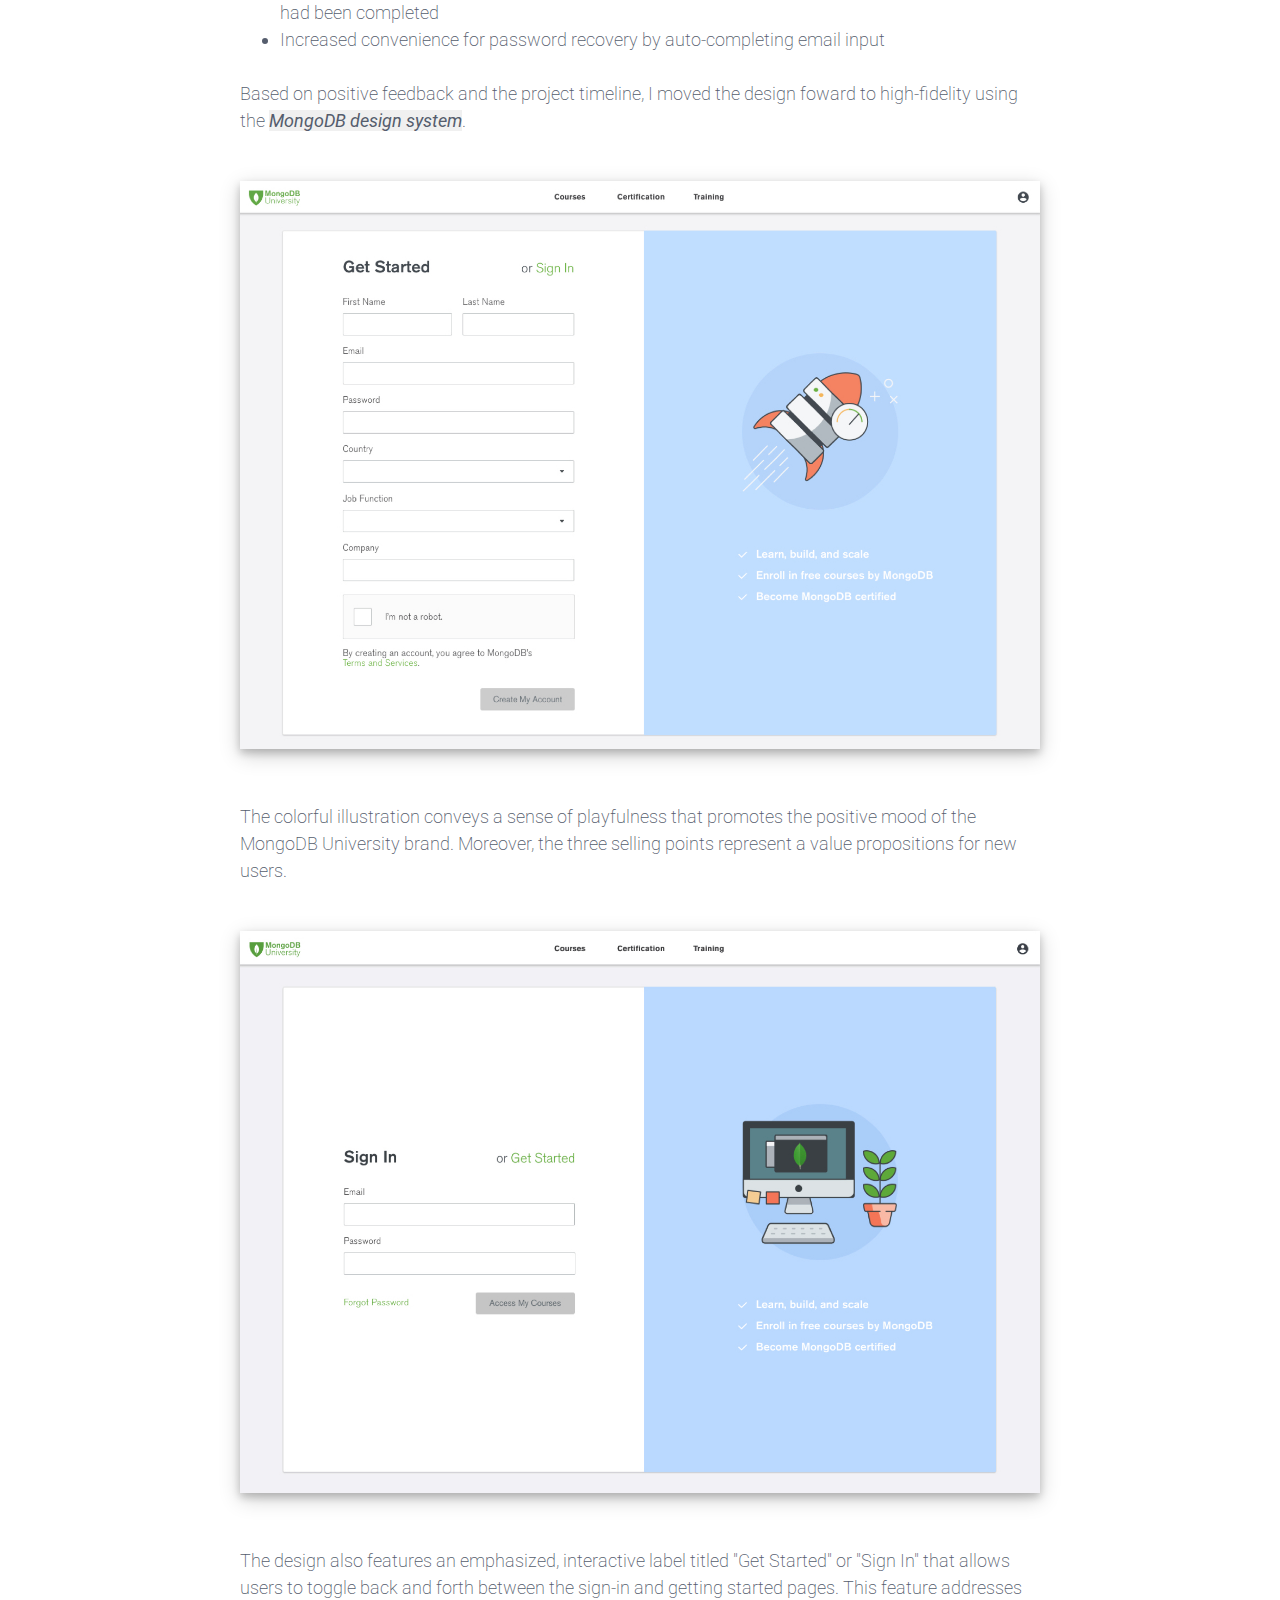
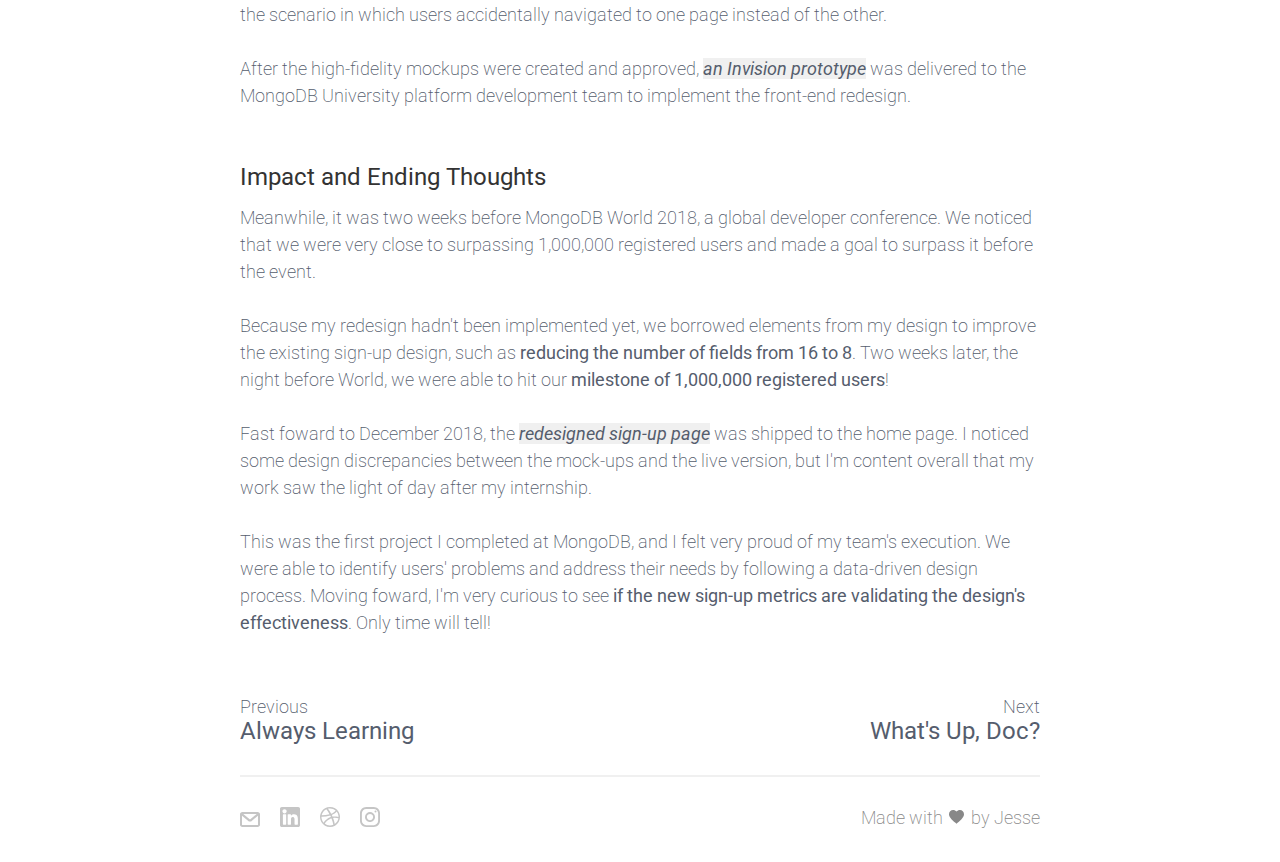
<file: work/signup.html>
<!DOCTYPE html>

<html>
    <head>
        <meta name="viewport" content="width=device-width, initial-scale=1.0">
        <link href="https://fonts.googleapis.com/css?family=Roboto:300,300i,400,400i,700" rel="stylesheet">
        <link rel="stylesheet" href="../styles.css">
        
        <title>
            Jesse Wu
        </title>
    </head>
  
    <body>
        <div id="wrapper">

            <div id="header">
                <a href="../index.html"><img src='../img/back-arrow.svg' />Back to Home</a>
            </div>

            <div class="case_study">
                <div class="hero" id="d3">
                    <div class="icon" id="rocket">
                        <img src="../img/rocket.svg" />
                    </div>
                </div>

                <span class="title">3, 2, 1, Blast Off!</span>
                <br>
                <span class="subtitle">Redesigning the MongoDB University sign-up experience to motivate new users to create an account.</span>
                <br>
                <span class='heading'>Problem</span>
                <span class='body'>During my internship with MongoDB, my product manager and I saw an opportunity to improve the existing MongoDB University sign-up page with the goal of increasing user conversion rates. 
                <br><br>
                    <img class='shadow' src='../img/signup/existing.png' />
                <br><br>
                Based on anecdotal assumptions, we identified the lengthy sign-up form, which consisted of 16 different fields and inputs, as a usability issue that overwhelmed users and deterred some of them from signing up for a MongoDB University account.
                <br><br>
                I took the initiative to lead a redesign of the sign-up page by creating an appealing experience that would motivate more new users to join MongoDB University.
                
                <br>
                </span>
                <span class='heading'>Logistics</span>
                <span class='body'>
                <ul>
                    <li><span class="header">Project Type</span>: Internship</li>
                    <li><span class="header">Team</span>: 1 Designer, 1 Product Manager, 2 Developers</li>
                    <li><span class="header">My Roles</span>: Research, Interaction Design, User Testing</li>
                    <li><span class="header">Time Frame</span>: 3 Weeks </li>
                </ul>
                </span>
                <span class='heading'>Design Process</span>
                <span class='body'>
                    <img class='design-process' src='../img/signup/design_process.svg' />
                </span>
                <span class='heading'>Research</span>
                <span class='body'>To learn more about the existing problems of the current sign-up page as well as best practices for sign-up pages in general, several specific research goals were set out:
                <br><br>
                <ul>
                    <li>Confirm that there are usability problems with the existing sign-up experience</li>
                    <li>Learn about the usability problems and users' pain points</li>
                    <li>Learn about user's expectations of a positive sign-up experience</li>
                    <li>Research other sign-up pages from popular web apps</li>
                    <li>Investigate the common qualities or characteristics of effective sign-up pages</li>
                </ul>
                <br>
                To achieve these learning goals, several research methods were conducted: 
                <br><br>
                <ul>
                    <li>User interviews</li>
                    <li>Competitive analysis</li>
                    <li>Literature review</li>
                </ul>
                <br>
                For the user interviews, 6 different users who had recently signed up for MongoDB University in the past week were interviewed. The interview questions focused on learning about users' experiences with signing up for MongoDB University as well as their expectations of a positive sign-up experience.
                <br><br>
                Regarding competitive analysis, sign-up pages from popular user-facing products were studied using heuristic evaluations. Some of the products included Yelp, Dropbox, Facebook, Airbnb, Github, and Google.
                <br><br>
                For literature review, several articles by UX bloggers who also designed sign-up pages were reviewed. Many of these designers wrote about best practices for sign-up pages based on their own experiences.
                <br><br>
                After conducting these research methods, the main research insights that were gathered were:
                <br><br>
                <ul>
                    <li>The existing MongoDB sign-up page had <span class="header">several usability problems</span>: overwhelming number of input fields, inapplicable fields, such as "programming language" for non-coders, irrelevant personal fields, such as "home address", and accidentally navigating to sign-up instead of sign-in, vice versa</li>
                    <li>The primary stakeholder groups consisted of <span class="header">software developers and database administrators</span></li>
                    <li>Sign-up interfaces should be: <span class="header">simple and short</span>, relevant to the product, playful, <span class="header">memorable, persuasive in terms of showing value proposition</span>, and responsive to user input</li>
                    <li>Sign-up interfaces should not be: <span class="header">long, confusing, intrusive, or exclusive</span> with regards to catering only towards narrow user groups</li>
                </ul>
                </span>
                <span class='heading'>Ideation and Early Design</span>
                <span class='body'>Based on the research insights, several design criteria were determined to help guide the design of the new MongoDB University sign-up page: 
                <br><br>
                <ul>
                    <li><span class="header">Short, concise</span>: include the minimal number of fields necessary and hide/simplify information if possible to increase approachability</li>
                    <li><span class="header">Interactive, responsive</span>: show immediate feedback for validated fields and error fields, caps lock, etc., and fedback messages next to corresponding fields</li>
                    <li><span class="header">Informative</span>: show password requirement and field labels</li>
                    <li><span class="header">Persuasive</span>: sell a value proposition and convince users to join base on XYZ reasons</li>
                    <li><span class="header">Playful, emotional</span>: use colors or imagery to evoke a playful mood</li>
                </ul>
                <br>
                Next, several different UI ideas of the sign-up and log-in pages were brainstormed. Each of these UI designs addressed the design criteria to varying degrees:
                <br><br>
                    <img src='../img/signup/ideation.jpg' />
                <br><br>
                <ul>
                    <li>Design A explores the idea of a <span class="header">ultra minimalist sign-up</span> page in which users would only need to enter their email, which would significantly lower the barrier of entry. Users would then be asked to create the rest of their account through email.</li>
                    <li>Design B features a <span class="header">common, streamlined sign-up page design</span> featuring only the necessary fields. This design is aimed towards users who want frictionless sign-up page that gets out of their way.</li>
                    <li>
                    Design C focuses on catching the user's eye by also showcasing a playful <span class="header">branded illustration</span> and offering persuasive <span class="header">reasons to join</span>.</li>
                </ul>
                <br>
                While Design A's single field sign-up form was straightfoward in theory, my product manager and I decided to move past the idea because we thought the unconventional single field form may be confusing and the experience of switching back-and-forth between email would be inconvenient.
                <br><br>
                Between Design B and C, we moved forward with <span class="header">Design C</span> because we wanted our sign-up page to feel <span class="header">unique and persuasive</span> so that users would feel attracted to MongoDB University's <span class="header">value proposition</span>.
                <br><br>
                In addition, my product manager and I were able to compromise to reduce the number of required sign-up inputs from 16 to 8. This decision would streamline the user experience while still allowing for collection of user data for SalesForce on the business end.
                <br><br>
                Next, I created user task flows to understand how the sign-up page would function at a high level. This process helped me to identify 3 main tasks: registration, sign-in, and switching back-and-forth. 
                <br><Br>
                <img src='../img/signup/task_flow.jpg' />
                <br><br>
                To support the last task, which addresses the use case of users accidentally navigating to sign-up or sign-in, I included an interactive toggle label for switching between the two. I also split the sign-up fields into two sections to make the sign-up flow feel more digestible in smaller chunks.
                <br><br>
                These wireframes were then used to design <a  target="_blank" href="https://mongodb.invisionapp.com/share/FJKO85JHS38#/screens"> a medium-fidelity Invision prototype of the new MongoDB University sign-up page.</a> 
                <br><br>
                	<img class='shadow' src='../img/signup/wireframe.png' />
                <br>
                </span>
                <span class='heading'>User Testing</span>
                <span class='body'>After a medium-fidelity prototype was created, user testing was conducted to learn about how well, if at all, users would be able to perform the primary use case tasks using the new sign-up interface.
                <br><br>
                The user tests were conducted at medium-fidelity rather than high-fidelity so that feedback could be gathered earlier and that there could be a focus on designing core functionalities of the interface before addressing visual design polish.
                <br><br>
                The main learning goals of the user testing were to:
                <br><br>
                <ul>
                    <li>Learn about users' first impressions</li>
                    <li>Observe users complete the benchmark tasks: create a new account, sign in with an existing account, and recover password</li>
                    <li>Learn about users' thoughts and feelings as they move through each step of the task</li>
                    <li>Learn about users' pain points, confusions, or errors</li>
                    <li>Learn about what the user would like to change, add, or remove</li>
                </ul>
                <br>
                Each user testing session consisted of a <span class="header">task walkthrough and follow-up interview</span> to learn more about the users' decisions. A total of 6 user tests were conducted. However, due to time constraints, only software developers were recruited for these sessions. A future improvement would be to also recruit database administrators in order to more accurately represent the diverse stakeholder groups.
                <br><br>
                After conducting qualitative coding and quantitative analysis on the user testing results, the main testing insights revealed that:
                <br><br>
                <ul>
                    <li>Many users' first impressions of the sign-up page were that it was <span class="header">short, simple, and straightforward</span></li>
                    <li>All the users were able to <span class="header">complete each task with little to no difficulty</span></li>
                    <li>Users had a hard time visualizing the illustration and <span class="header">wished to see a  sample illustration</span>. From this, I learned that it's okay to include images if they're an essential part of the prototype.</li>
                    <li>Users liked the UI elements that showed responsive feedback, such as check marks for fields</li>
                    <li>Users recommended some UI tweaks, such as returning to sign-in after password recovery, greying out continue buttons until fields have been completed, and auto-filling the email field in password recovery based on past sign-in attempts</li>
                </ul>
                </span>
                <span class='heading'>Updated Design</span>
                <span class='body'>Based on the results from the user testing sessions and a meeting with my product manager, several changes were made:
                <br><br>
                <ul>
                    <li>Condensed the sign-up to a <span class="header">single page format</span> from a double page format to allow users to see all the fields at once; my PM showed me research that showed users prefer the transparency of single pages - <span class="header">performing A/B testing to learn which users prefer would've been useful in hindsight</span></li>
                    <li>Improved flow for password recovery by updating a button to return to sign-in</li>
                    <li>Increased UI responsiveness by showing the "continue" button as accessible only after the form had been completed</li>
                    <li>Increased convenience for password recovery by auto-completing email input</li>
                </ul>
                <br>
                Based on positive feedback and the project timeline, I moved the design foward to high-fidelity using the <a href='http://mongodb.design' target='_blank'>MongoDB design system</a>.
                <br><br>
                    <img class='shadow' src='../img/signup/signup_mockup.jpeg' />
                <br><br>
                The colorful illustration conveys a sense of playfulness that promotes the positive mood of the MongoDB University brand. Moreover, the three selling points represent a value propositions for new users.
                <br><br>
                    <img class='shadow' src='../img/signup/signin_mockup.jpeg' />
                <br><br>
                The design also features an emphasized, interactive label titled "Get Started" or "Sign In" that allows users to toggle back and forth between the sign-in and getting started pages. This feature addresses the scenario in which users accidentally navigated to one page instead of the other. 
                <br><br>
                After the high-fidelity mockups were created and approved, <a  target="_blank" href="https://mongodb.invisionapp.com/share/74L29WIBQDU#/screens">an Invision prototype</a> was delivered to the MongoDB University platform development team to implement the front-end redesign.
                </span>
                <span class='heading'>Impact and Ending Thoughts</span>
                <span class='body'>
                    Meanwhile, it was two weeks before MongoDB World 2018, a global developer conference. We noticed that we were very close to surpassing 1,000,000 registered users and made a goal to surpass it before the event.
                    <br><br>
                    Because my redesign hadn't been implemented yet, we borrowed elements from my design to improve the existing sign-up design, such as <span class="header">reducing the number of fields from 16 to 8</span>. Two weeks later, the night before World, we were able to hit our <span class="header">milestone of 1,000,000 registered users</span>!
                    <br><br>
                    Fast foward to December 2018, the <a  target="_blank" href="https://university.mongodb.com/signup">redesigned sign-up page</a> was shipped to the home page. I noticed some design discrepancies between the mock-ups and the live version, but I'm content overall that my work saw the light of day after my internship.
                    <br><br>
                    This was the first project I completed at MongoDB, and I felt very proud of my team's execution. We were able to identify users' problems and address their needs by following a data-driven design process. Moving foward, I'm very curious to see <span class="header">if the new sign-up metrics are validating the design's effectiveness</span>. Only time will tell!
                </span>
            </div>

            <div id="project_nav">
                <a href="pocketdoc.html">
                    <span class="next">Next
                        <br>
                        <span class="title">What's Up, Doc?</span>
                    </span>
                </a>
                <a href="learning.html">
                    <span class="previous">Previous
                        <br>
                        <span class="title">Always Learning</span>
                    </span>
                </a>
            </div>

            <div id="footer">
                <div class="divider long"></div>
                <a href="mailto:hi@jessewu.me"><img src="../img/email.svg"/></a>
                <a target="_blank" href="https://www.linkedin.com/in/jesse-wu-065820126/"><img src="../img/linkedin.svg"/></a>
                <a target="_blank" href="https://dribbble.com/jessesse"><img src="../img/dribbble.svg"/></a>
                <a target="_blank" href="https://www.instagram.com/jessessewu/"><img src="../img/instagram.svg"/></a>
                <div class="credit">Made with <img src="../img/heart.svg" /> by Jesse</div>
            </div>
        </div>

        <div id="loading">
            <div class="icon_row">
                <div class="icon" id="smiley">
                    <img src="../img/smiley.svg" />
                </div>
                <div class="icon" id="slice">
                    <img src="../img/slice.svg" />
                </div>
                <div class="icon" id="cash">
                    <img src="../img/cash.svg" />
                </div>
                <div class="icon" id="graph">
                    <img src="../img/flask.svg" />
                </div>
            </div>
        </div> 
    </body>

    <script>
        function hover_fix()
        {
            var el = this;
            var par = el.parentNode;
            var next = el.nextSibling;
            par.removeChild(el);
            setTimeout(function() {par.insertBefore(el, next);}, 0)
        }

        function explain_rating()
        {
            document.getElementById("rating_explanation").innerHTML = "The sentiment rating system ranged from -1 to 1, where a rating of -1 represents the most negative sentiment, 0 represents neutral sentiment, and 1 represents the most positive sentiment. This scale was chosen over a tradition 0 to 10 or 0 to 100 scale due to its ability to convey sentiment scores more intuitively. <br><br> In a 0 to 100 scale, high scores are typically interpreted as good and low scores (typically perceived as below 70) as bad. Under this system, a score of 50 or 50% implies a poor score. However, for sentiment rating, 50 would actually mean that the score was perfectly neutral; people have no strong feelings in either direction. As a result, the -1 to 1 range was chosen to minimize misconceptions and support the idea that 0 represents an origin point that aligns with neutral sentiment.";
        }

        function disappear(id)
        {
            document.querySelector(".overlay" + "#" + id).style.display = "none";
            document.querySelector("body").style.overflow = "auto";
            document.querySelector(".case_study .body img ").style.cursor = "zoom-in";
        }

        function summon(id)
        {
            document.querySelector(".overlay" + "#" + id).style.display = "block";
            document.querySelector("body").style.overflow = "hidden";
            document.querySelector(".case_study .body img ").style.cursor = "zoom-out";
        }

        setTimeout(function() {
            document.getElementById("loading").style.display = "none";
        }, 1700);
    </script>

</html>
</file>
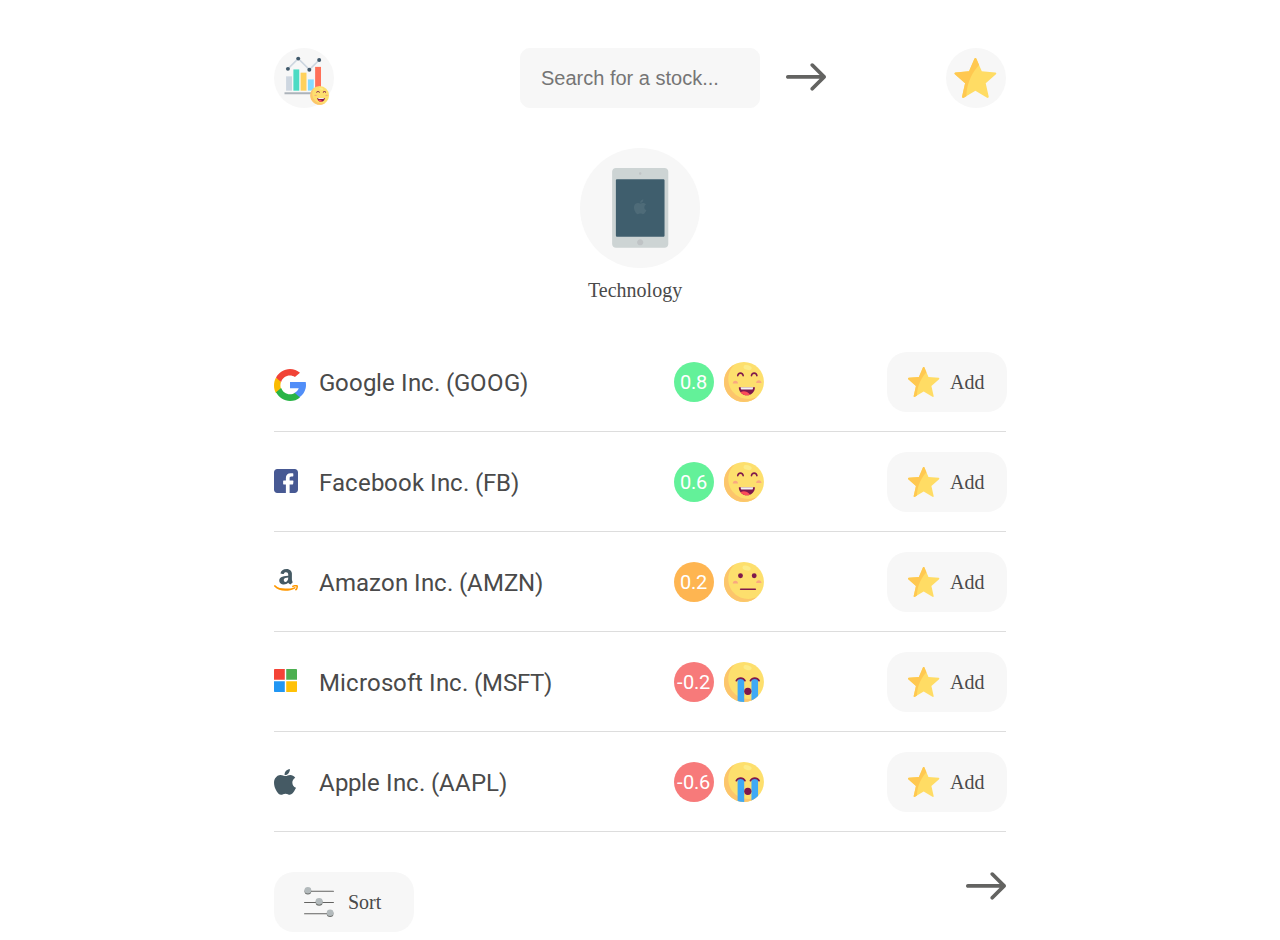
<file: demo/sentiment/templates/list.html>
<!DOCTYPE html> 

<html>
	<head>
		<meta name="viewport" content="width=device-width, initial-scale=1.0">
        <link href="https://fonts.googleapis.com/css?family=Lobster|Roboto:400,700" rel="stylesheet">
		<script src="https://ajax.googleapis.com/ajax/libs/jquery/3.3.1/jquery.min.js"></script>

		<link rel="stylesheet" href="../styles.css">
		<script src="../script.js"></script>
	</head>

	<body>
		<div id="wrapper">
			<div id="stock_search" class="header">
				<input id="stock_name" type="text" placeholder="Search for a stock...">
				<a href="stock.html">
					<img id="right_arrow" src="../img/right_arrow.svg">
				</a>
			</div>

			<div id="logo" class="header">
				<a href="../index.html">
					<img src="../img/logo.svg" />
				</a>
			</div>

			<div id="favorites" class="header">
				<img src="../img/favorites.svg" />
			</div>

			<div id="industry_logo">
				<img src="../img/technology.svg" />
			</div>

			<div id="list">
				<a href="stock.html">
					<div class="row">
						<img id="logo" src="../img/google.svg" />
						<span id="name">Google Inc. (GOOG)</span>
						<div class="rating_circle green">
							<span class="rating_value">
								0.8
							</span>
						</div>
						<div class="emoji">
							<img class="happy" src="../img/happy.svg" />
						</div>
						<div class="add_as_favorite">
							<img src="../img/add.svg" />
						</div>
					</div>
					<div class="row">
						<img id="logo" src="../img/facebook.svg" />
						<span id="name">Facebook Inc. (FB)</span>
						<div class="rating_circle green">
							<span class="rating_value">
								0.6
							</span>
						</div>
						<div class="emoji">
							<img class="happy" src="../img/happy.svg" />
						</div>
						<div class="add_as_favorite">
							<img src="../img/add.svg" />
						</div>
					</div>
					<div class="row">
						<img id="logo" src="../img/amazon.svg" />
						<span id="name">Amazon Inc. (AMZN)</span>
						<div class="rating_circle yellow">
							<span class="rating_value">
								0.2
							</span>
						</div>
						<div class="emoji">
							<img class="happy" src="../img/neutral.svg" />
						</div>
						<div class="add_as_favorite">
							<img src="../img/add.svg" />
						</div>
					</div>
					<div class="row">
						<img id="logo" src="../img/microsoft.svg" />
						<span id="name">Microsoft Inc. (MSFT)</span>
						<div class="rating_circle red">
							<span class="rating_value">
								-0.2
							</span>
						</div>
						<div class="emoji">
							<img class="happy" src="../img/sad.svg" />
						</div>
						<div class="add_as_favorite">
							<img src="../img/add.svg" />
						</div>
					</div>
					<div class="row">
						<img id="logo" src="../img/apple.svg" />
						<span id="name">Apple Inc. (AAPL)</span>
						<div class="rating_circle red">
							<span class="rating_value">
								-0.6
							</span>
						</div>
						<div class="emoji">
							<img class="happy" src="../img/sad.svg" />
						</div>
						<div class="add_as_favorite">
							<img src="../img/add.svg" />
						</div>
					</div>
				</a>
			</div>

			<div class="list_actions">
				<img id="sort" src="../img/sort.svg" />
				<img id="right_arrow" src="../img/right_arrow.svg">
			</div>
		</div>

		<!-- <div id="loading">
			<div id="logo">
				<img src="../img/logo.svg" />
			</div>
		</div>
 -->

	</body>
</html>
</file>
<file: styles.css>
body {
    box-sizing: border-box;

    font-size: 20px;
    color: rgb(85, 93, 109);
    font-family: 'Roboto', sans-serif;
    background-repeat: no-repeat;
    background-size: contain;
}

#wrapper {
	max-width: 800px;
    margin: 20px auto;
    padding: 10px;
}

#header {
    margin-top: 30px;
}

#header a {
    color: rgb(85, 93, 109);
    text-decoration: none;
    font-weight: 200;
    font-size: 18px;
    display: inline-block;
    transition: all .25s;
}

#header a img {
    margin-right: 15px;
    margin-bottom: -3px;
}

#header a:hover {
    cursor: pointer;
    transform: translate(-10px, 0px);
    color: rgb(85, 93, 109);
}

#hero {
    margin-top: 180px;
}

#hero .description {
    color: #888888;
    font-weight: 200;
    line-height: 30px;
}

#hero .description span.emphasis {
    color: #4A90E2;
}

#hero .title {
    font-size: 72px;
    font-weight: bold;
    color: #333333;
    height: 72px;
}


#hero .divider.short {
	height: 2px;
    width: 100px;
    background-color: rgb(235, 235, 235);
    margin: 30px 0px;
}


#work {
    margin: 90px 0px;
}

#work a {
    color: rgb(85, 93, 109);
    text-decoration: none;
}

#work .project {
    position: relative;

    margin-top: 60px;

    width: calc(100% - var(--padding) * 2);
    height: calc(340px - var(--padding) * 2);

    border-radius: 10px;

    --padding: 43px;
    padding: var(--padding);

    transition: 0.25s;

    border: 2px solid rgb(245, 245, 245);
}

#work .project:hover {
    cursor: pointer;
    box-shadow: 0 4px 20px 0 rgba(0, 0, 0, 0.1);
}

#work .project:hover .explore {
    background: #4A90E2;
    color: white;
    font-weight: normal;
}

#work .divider.short {
	height: 2px;
    width: 100px;
    background-color: rgb(235, 235, 235);
    margin: 15px 0px;
}

#work .project span {
    display: inline-block;
}

#work .project .title {
    width: 400px; /* 288px when above; 250px when below query */
    font-size: 36px;
    font-weight: bold;
    color: #333333;
    margin-top: 15px;
}

#work .project .subtitle {
    /*color: #888888;*/
    color: #4A90E2;
    font-weight: 200;
    font-size: 18px;

}

#work .project .description {
    width: 400px; /* 288px when above; 250px when below query */
    color: #888888;
    font-weight: 200;
    font-size: 18px;
    line-height: 27px;
}

#work .project .explore {
    position: absolute;
    bottom: var(--padding);
    left: var(--padding);
    color: #4A90E2;
    font-weight: 200;
    font-size: 14px;
    text-align: center;
    border: 1px solid #4A90E2;
    border-radius:30px;
    width: 100px;
    height: 44px;
    transition: all 0.25s;
}

#work .project .explore span {
    display:inline-block;
    margin-top: 14px;
}

#work .project .explore img{
    margin-left: 7.5px;
    margin-bottom: -2px;
}

#work .project .icon { /* disappear when hit text */
    position: absolute;
    bottom: var(--padding);
    right: var(--padding);
    width: 253px;
    height: 253px;
    border-radius: 20px;
}

#work .project .icon img {
    position: absolute;
    top: 50%;
    left: 50%;

}

#work .project#pizza .icon#slice {
    background: #FFF7EE;
}

#work .project#pizza .icon#pocketdoc {
    background: #FFF7EE;
}

#work .project#sentiment .icon#smiley {
    background: #FCFFEE;
}

#work .project#sentiment .icon#bulb {
    background: #FCFFEE;
}

#work .project#money .icon#cash {
    background: #EEFFF4;
}

#work .project#money .icon#mountains {
    background: #EEFFF4;
}

#work .project#d3 .icon#graph {
    background: #EEFDFF;
}

#work .project#d3 .icon#rocket {
    background: #EEFDFF;
}

#work .project#pizza .icon#slice img {
    margin: -91px 0px 0px -90px; /* 182px height, 180px width */
}

#work .project#pizza .icon#pocketdoc img {
    margin: -82px 0px 0px -90px; /* 162.7px height, 180px width */
}

#work .project#sentiment .icon#smiley img {
    margin: -90px 0px 0px -90px; /* 180x height, 180px width */
}

#work .project#sentiment .icon#bulb img {
    margin: -106px 0px 0px -90px; /* 212x height, 180px width */
}

#work .project#money .icon#cash img {
    margin: -64px 0px 0px -90px; /* 129px height, 180px width */
}

#work .project#money .icon#mountains img {
    margin: -56px 0px 0px -90px; /* 112.5px height, 180px width */
}

#work .project#d3 .icon#graph img {
    margin: -95px 0px 0px -78px; /* 190px height, 156px width */
}

#work .project#d3 .icon#rocket img {
    margin: -90px 0px 0px -90px; /* 180px height, 180x width */
}

#contact {
    margin-top: 100px;
    padding-top: 50px;
}

#contact .section {
    margin-top: 50px;
}

#contact .keyword {
    font-family: 'Lobster', cursive;
    font-size: 36px;
}

#contact .description {
    width: 80%;
    float: right;
}

#contact a {
    color: rgb(85, 93, 109);
    text-decoration: none;
}

#antihero {
    margin-top: 250px;
    text-align: right;
}

#antihero img {
    width: 100%;
}

#footer .divider.long {
    height: 2px;
    width: 100%;
    background-color: rgb(240, 240, 240);
    margin-bottom: 30px;
}

#footer a {
    text-decoration: none;
}

#footer a:hover {
    cursor: pointer;
}

#footer a {
    margin-right: 15px;
}

#footer .credit {
    float: right;
    font-weight: 200;
    color: #888888;
    font-size: 18px;
}

#footer .credit img {
    margin-left: 2px;
    margin-right: 3px;
}

.case_study {
    margin-top: 60px;
}

.case_study .hero {
    position: relative;

    width: calc(100% - var(--padding) * 2);
    height: calc(340px - var(--padding) * 2);

    border-radius: 10px;

    --padding: 43px;
    padding: var(--padding);
}

.case_study .hero#pizza {
    background: #FFF7EE;
}

.case_study .hero#pocketdoc {
    background: #FFF7EE;
}

.case_study .hero#sentiment {
    background: #FCFFEE;
}

.case_study .hero#money {
    background: #EEFFF4;
}

.case_study .hero#d3 {
    background: #EEFDFF;
}

.case_study .hero .icon {
    position: absolute;

    top: 50%;
    left: 50%;

    width: 253px;
    height: 253px;

    margin: -126px 0px 0px -126px; /* 253px height, 253px width */

    border-radius: 20px;
}

.case_study .hero .icon img {
    position: absolute;

    top: 50%;
    left: 50%;
}

.case_study .hero .icon#slice {
    background: #FFE8CE;
}

.case_study .hero .icon#pocketdoc {
    background: #FFE8CE;
}


.case_study .hero .icon#smiley {
    background: #F2FBCA;
}

.case_study .hero .icon#bulb {
    background: #F2FBCA;
}

.case_study .hero .icon#cash {
    background: #CEFFDF;
}

.case_study .hero .icon#mountains {
    background: #CEFFDF;
}

.case_study .hero .icon#graph {
    background: #D0F9FF;
}

.case_study .hero .icon#rocket {
    background: #D0F9FF;
}

.case_study .hero .icon#slice img {
    margin: -91px 0px 0px -90px; /* 182px height, 180px width */
}

.case_study .hero .icon#pocketdoc img {
    margin: -82px 0px 0px -90px; /* 164px height, 180px width */
}

.case_study .hero .icon#smiley img {
    margin: -90px 0px 0px -90px; /* 180x height, 180px width */
}

.case_study .hero .icon#bulb img {
    margin: -106px 0px 0px -90px; /* 212x height, 180px width */
}

.case_study .hero .icon#cash img {
    margin: -64px 0px 0px -90px; /* 129px height, 180px width */
}

.case_study .hero .icon#mountains img {
    margin: -56px 0px 0px -90px; /* 112.5px height, 180px width */
}

.case_study .hero .icon#graph img {
    margin: -95px 0px 0px -78px; /* 190px height, 156px width */
}

.case_study .hero .icon#rocket img {
    margin: -90px 0px 0px -90px; /* 180px height, 180x width */
}

.case_study .title {
    display: inline-block;
    margin: 60px 0px 0px 0px;
    font-size: 36px;
    font-weight: bold;
    color: #333333;
}

.case_study .subtitle {
	display: inline-block;
	margin-top: 10px;
    font-size: 24px;
    font-weight: 200;
}

.case_study .heading {
    display: inline-block;
    margin-top: calc(27px * 2);
    font-size: 24px;
    font-weight: normal;
    color: #333333;
}

.case_study .body {
    display: block;
    margin-top: calc(27px / 2);
}

.case_study ul {
    margin: 0px;
}

.case_study .body img {
    width: 100%;
    /*cursor: zoom-in;*/
    margin: 20px 0px;
}

.case_study .body img.design-process {
    margin-bottom: 0px;
}

.case_study .body img.shadow {
	box-shadow: 0 4px 8px 0 rgba(0, 0, 0, 0.2), 0 6px 20px 0 rgba(0, 0, 0, 0.19);
}

.case_study .body img.prototype {
    display: block;
    width: 223px;
    margin: 20px auto 0px auto;
    cursor: pointer;
}

.case_study .body a:link {
    font-weight: 400;
    text-decoration: none;
    font-style: italic;
    color: rgb(85, 93, 109);
    background-color: rgb(240, 240, 240);
}

.case_study .body a:visited {
	font-weight: 400;
    text-decoration: none;
    font-style: italic;
    color: rgb(85, 93, 109);
    background-color: rgb(240, 240, 240);
}

.case_study .body a:hover {
    background-color: rgb(220, 220, 220);
}

.case_study .body a.image:link {
	background: none;
}

.case_study .body a.image:visited {
    background: none;
}

.case_study .body a.image:hover {
    background: none;
}

.case_study span.body {
	line-height: 27px;
    font-size: 18px;
    font-weight: 200;
}

.case_study span.body ul li span.header {
    font-weight: 400;
}

.case_study span.body span.header {
    font-weight: 400;
}

.case_study #rating_explanation {
    cursor: pointer;
    font-weight: 400;
    text-decoration: none;
    font-style: italic;
    color: rgb(85, 93, 109);
    background-color: rgb(240, 240, 240);
}

.case_study #rating_explanation:hover {
    background-color: rgb(220, 220, 220);
}

.case_study .img_row {
    text-align: justify;
/*    height: 253px;*/
}

/*.case_study .img_row:after {
  content: '';
  width: 100%;  Ensures justification for single lines 
  display: inline-block;
}*/

.case_study .img_row img{
    width: 49%;
}

#project_nav {
    margin-top: 60px;
    margin-bottom: 30px;
    overflow: auto;
}

#project_nav .previous {
    text-align: left;
    float: left;
    font-weight: 200;
    font-size: 18px;
    transition: all 0.25s;
}

#project_nav .previous:hover {
    transform: translate(5px, 0px);
}

#project_nav .next {
    text-align: right;
    float: right;
    font-weight: 200;
    font-size: 18px;
    transition: all 0.25s;
}

#project_nav .next:hover {
    transform: translate(-5px, 0px);
}

#project_nav .title {
    font-size: 24px;
    font-weight: 400;
}

#project_nav a {
    color: rgb(85, 93, 109);
    text-decoration: none;
}

.overlay {
    position: fixed;
    width: 100%;
    height: 100%;
    top: 0;
    left: 0;

    z-index: 2;
    display: none;
    background-color: rgba(0, 0, 0, 0.7);
    cursor: zoom-out;

    overflow: auto;
}

.overlay img {
    position: absolute;
    top: 50%;
    left: 50%;
    transform: translateX(-50%) translateY(-50%);

    max-width: calc(670px * 1.5);
    max-height: 100%;

    border-radius: 5px;
}

#loading {
    position: fixed;
    width: 100%;
    height: 100%;
    top: 0;
    left: 0;

    background: white;

    z-index: 3;

    animation-name: fade;
    animation-duration: 0.5s;
    animation-delay: 1.2s;
    animation-fill-mode: forwards;
}

#loading .icon_row {
    position: absolute;

    top: 50%;
    left: 50%;

    width: 700px;
    height: 130px;

    margin: -65px 0px 0px -350px; /* 130px height, 700px width */

    text-align: justify;
}

#loading .icon_row:after {
  content: '';
  width: 100%; /* Ensures justification for single lines */
  display: inline-block;
}

#loading .icon_row .icon {
    display: inline-block;

    position: relative;

    width: 130px;
    height: 130px;

    border-radius: 10px;

    animation-name: scale;
    animation-duration: 0.3s;
    animation-timing-function: ease-in;
}

#loading .icon_row .icon img {
    position: absolute;

    top: 50%;
    left: 50%;
}

/*
animation durations:
0-0.3
0.3-0.6
0.6-0.9
0.9-1.2

0-0.3
0.2-0.5
0.4-0.7
0.6-0.9
*/

#loading .icon_row .icon#slice {
    background: #FFE8CE;
    animation-delay: 0.3s;
}

#loading .icon_row .icon#smiley {
    background: #F2FBCA;
}

#loading .icon_row .icon#cash {
    background: #CEFFDF;
    animation-delay: 0.6s;
}

#loading .icon_row .icon#graph {
    background: #D0F9FF;
    animation-delay: 0.9s;
}

#loading .icon_row .icon#slice img {
    width: 93px;
    height: 94px;
    margin: -47px 0px 0px -46px; /* 94px height, 93px width */
}

#loading .icon_row .icon#smiley img {
    width: 93px;
    height: 93px;
    margin: -46px 0px 0px -46px; /* 93x height, 93px width */
}

#loading .icon_row .icon#cash img {
    width: 92px;
    height: 67px;
    margin: -33px 0px 0px -46px; /* 67px height, 92px width */
}

#loading .icon_row .icon#graph img {
    width: 80px;
    height: 98px;
    margin: -49px 0px 0px -40px; /* 98px height, 80px width */
}



@keyframes scale {
    0% {transform: scale(1);}
    50% {transform: scale(1.5);}
    100% {transform: scale(1);}
}

@keyframes fade {
    0% {opacity: 1;}
    100% {opacity: 0;}
}

@media screen and (max-width: 1005px) {
    .overlay img {
        max-width: 100%
    }
}

@media screen and (max-width: 700px) {

    #work .project .icon {
        width: 126px;
        height: 126px;
    }

    #work .project#pizza .icon#slice img {
        width: 90px;
        height: 91px;
        margin: -45px 0px 0px -45px; /* 91px height, 90px width */
    }

    #work .project#pizza .icon#pocketdoc img {
        width: 90px;
        height: 82px;
        margin: -41px 0px 0px -45px; /* 82px height, 90px width */
    }

    #work .project#sentiment .icon#smiley img {
        width: 90px;
        height: 90px;
        margin: -45px 0px 0px -45px; /* 90x height, 90px width */
    }

    #work .project#sentiment .icon#bulb img {
        width: 90px;
        height: 106px;
        margin: -53px 0px 0px -45px; /* 106x height, 90px width */
    }

    #work .project#money .icon#cash img {
        width: 90px;
        height: 64px;
        margin: -32px 0px 0px -45px; /* 64px height, 90px width */
    }

    #work .project#money .icon#mountains img {
        width: 90px;
        height: 56px;
        margin: -28px 0px 0px -45px; /* 56px height, 90px width */
    }

    #work .project#d3 .icon#graph img {
        width: 90px;
        height: 86px;
        margin: -43px 0px 0px -45px; /* 86px height, 90px width */
    }

    #work .project#d3 .icon#rocket img {
        width: 90px;
        height: 90px;
        margin: -45px 0px 0px -45px; /* 90px height, 90x width */
    }

    #work .project .description {
        width: 340px;
    }
}

@media screen and (max-width: 530px) {
	#work .project .divider.short {
		display: none;
	}

	#work .project .explore {
		display: none;
	}

    #header span {
        margin-left: 4px;
    }

    #about .section .keyword {
        font-size: 24px;
    }

    #about .section .description {
        float: none;
        display: block;
        width: auto;
        margin-top: 15px;
    }

    #about .section {
        padding: 0px 10px;
        text-align: center;
    }

    #work .project {
        width: calc(100% - var(--padding_small) * 2);
        height: calc(370px - var(--padding_small) * 2);

        --padding_small: 25px;
        padding: var(--padding_small);

        text-align: center;
    }

    #work .project .title {
        font-size: 24px;
        width: 100%;
    }

    #work .project .icon { 
        position: relative;

        left: auto;
        right: auto;
        bottom: auto;
        margin: 30px auto;

        width: 126px;
        height: 126px;

        border-radius: 20px;
    }

    #work .project .icon img {
        
    }

    #work .project .description {
        bottom: var(--padding_small);
        left: 0;
        right: 0;
        margin: 0 auto;
        width: calc(100% - var(--padding_small) * 2);
    }

    .case_study .img_row {
        height: 153px;
    }

    #contact .section {
        padding: 0px 10px;
        text-align: center;
    }

    #contact .section .keyword {
        font-size: 24px;
    }

    #contact .section .description {
        float: none;
        display: block;
        width: 100%;
        margin-top: 15px;
    }

    #footer a {
        margin-right: 5px;
    }

    #project_nav .previous {
        float: none;
        text-align: center;
        display: block;
        margin-top: 20px;
    }

    #project_nav .next {
        float: none;
        text-align: center;
        display: block;
    }

    #loading .icon_row {
        width: 306px;
        height: 65px;

        margin: -32px 0px 0px -153px; /* 130px height, 700px width */
    }

    #loading .icon_row .icon {
        width: 65px;
        height: 65px;

        border-radius: 5px;
    }

    #loading .icon_row .icon#slice img {
        width: 46px;
        height: 47px;
        margin: -23px 0px 0px -23px; /* 47px height, 46px width */
    }

    #loading .icon_row .icon#smiley img {
        width: 47px;
        height: 46px;
        margin: -23px 0px 0px -23px; /* 46x height, 47px width */
    }

    #loading .icon_row .icon#cash img {
        width: 46px;
        height: 33px;
        margin: -16px 0px 0px -23px; /* 33px height, 46px width */
    }

    #loading .icon_row .icon#graph img {
        width: 40px;
        height: 49px;
        margin: -24px 0px 0px -20px; /* 49px height, 40px width */
    }
}

@media screen and (max-width: 350px) {
    #work .project {
        height: calc(420px - var(--padding_small) * 2);
    }

    #footer {
        text-align: center;
    }

    #footer .credit {
        margin-top: 5px;
        float: none;
    }
}
</file>
<file: demo/sentiment/styles.css>
* {
	box-sizing: border-box;
}

a {
	text-decoration: none;
	color: rgb(74, 74, 74);
}

body {

    font-size: 20px;
    color: rgb(74, 74, 74);
    font-family: 'Roboto', sans-serif;
}

#wrapper {
	position: relative;
	width: 732px;
	margin: 0px auto;
	padding-top: 40px;
}

#logo {
	text-align: center;
}

#logo.header {
	position: absolute;
	left: 0px;
	top: 40px;
	width: 60px;
	height: 60px;
	cursor: pointer;
	transition: 0.25s;
}

#logo.header img{
	width: 100%;
	height: 100%;
}

#logo.header:hover {
	transform: scale(1.2);
}

#title {
	margin-top: 40px;
	text-align: center;
	font-weight: bold;
	font-size: 36px;
}

#subtitle {
	text-align: center;
}

#stock_search {
	position: relative;
	text-align: center;
	margin-top: 120px;
}

#stock_search.header {
	margin-top: 0px;
}


#stock_search #stock_name {
	width: 240px;
	height: 60px;

	border-radius: 10px;
	border: 1px solid #F7F7F7;
	background: #F7F7F7;
	padding-left: 20px;

	font-size: 20px;
	color: #9B9B9B;
}

#stock_search #right_arrow {
	position: absolute;
	left: 70%;
	top: 25%;

	cursor: pointer;
  	transition: transform 0.25s;
}

#stock_search #right_arrow:hover {
	transform: translateX(10px);
}

input:focus {
	outline: none;
}

.separator {
	margin-top: 40px;
	text-align: center;
}

#select_prompt {
	margin-top: 40px;
	text-align: center;
}

#industries {
	margin-top: 20px;
	text-align: justify;
}

#industries:after {
  content: '';
  width: 100%; /* Ensures justification for single lines */
  display: inline-block;
}

#industries .industry{
	display: inline-block;
	cursor: pointer;
	transition: 0.25s;
}

#industries .industry:hover {
	transform: scale(1.3);
}

#favorites.header {
	position: absolute;
	top: 40px;
	right: 0px;
	cursor: pointer;

	transition: 0.25s;
}

#favorites.header:hover {
	transform: scale(1.2);
}


#loading {
    position: fixed;
    width: 100%;
    height: 100%;
    top: 0;
    left: 0;

    background: white;

    z-index: 3;

    animation-name: fade;
    animation-duration: 0.5s;
    animation-delay: 1.7s;
    animation-fill-mode: forwards;
}

#loading #logo {
	position: absolute;

    top: 50%;
    left: 50%;

    width: 160px;
    height: 160px;

    margin: -80px 0px 0px -80px; /* 160px height, 160px width */
    animation-name: scale;
    animation-duration: 1.5s;
}

#stock_name_title {
	font-size: 36px;
	font-weight: bold;

	position: relative;

	width: 317px;
	margin: 80px auto 0px auto;
}

#stock_name_title #stock_logo {
	position: absolute;
	top: 3px;
	left: -50px;
}

#single_stock {
	margin-top: 40px;
}

#sentiment_circle {
	position: relative;

	width: 280px;
	height: 280px;
	border-radius: 50%;
	background: #63F199;
	margin: 0px auto;
}

#sentiment_circle #sentiment_rating {
	position: absolute;

	left: 50%;
	top: 50%;

	width: 200px;
	height: 169px;

	margin: -84px 0px 0px -100px;

	font-size: 144px;
	color: white;

	text-shadow: -6px 6px #3CBB6B;
}

#sentiment_description {
	position: relative;
	width: 208px;
	margin: 35px auto 0px auto;

	font-size: 36px;
}

#sentiment_description #sentiment_emoji {
	position: absolute;
	top: 0px;
	right: -50px;
}

#scale {
	position: relative;
	width: 720px;
	margin: 40px auto 0px auto;
	text-align: center;
}

#scale .dot {
	position: absolute;
	top: 36%;
	left: 80%;

	width: 20px;
	height: 20px;
	border-radius: 50%;

	background: #63F199;
}

#actions {
	/*width: 723px;
	margin: 80px auto 0px auto;
	text-align: justify;*/

	position: absolute;
	width: 100%;
	text-align: justify;

	left: 0px;
	top: 850px;
}

#actions:after {
  content: '';
  width: 100%; /* Ensures justification for single lines */
  display: inline-block;
}

#actions img {
	transition: 0.25s;
	cursor: pointer;
}

#actions img:hover {
	transform: scale(1.1);
}

#industry_logo {
	width: 120px;
	height: 154px;

	margin: 40px auto 0px auto;
}

#list {
	margin-top: 60px;
}

.row {
	position: relative;
	cursor: pointer;

	width: 732px;
	height: 70px;

	margin-top: 30px;
	border-bottom: 1px solid #DDDDDD;
}

.row #logo {
	position: absolute;
	left: 0px;
	top: 7px;
}

.row #name {
	position: absolute;
	left: 45px;
	top: 7px;

	font-size: 24px;
}

.row .rating_circle {
	position: absolute;
	left: 400px;
	top: 0px;

	width: 40px;
	height: 40px;
	border-radius: 50%;
}

.row .rating_circle.green {
	background: #63F199;
}

.row .rating_circle.yellow {
	background: #FEB551;
}

.row .rating_circle.red {
	background: #F77A7A;
}

.row .rating_circle .rating_value {
	position: absolute;
	left: 6px;
	top: 8px;

	color: white;
}

.row .rating_circle.red .rating_value {
	left:3px;
}

.row .emoji {
	position: absolute;
	left: 450px;
	top: 0px;

	width: 40px;
	height: 40px;
}

.row .emoji img {
	width: 100%;
	height: 100%;
}

.row .add_as_favorite {
	position: absolute;
	left: 613px;
	top: -10px;

	transition: .25s;
	cursor: pointer;
}

.row .add_as_favorite:hover {
	transform: scale(1.2);
}

.list_actions {
	position: relative;
	margin-top: 40px;
	width: 732px;
	height: 60px;
}

.list_actions #sort {
	position: absolute;
	left: 0px;
	top: 0px;
	cursor: pointer;
	transition: 0.25s;
}

.list_actions #right_arrow {
	position: absolute;
	right: 0px;
	top: 0px;
	cursor: pointer;
	transition: 0.25s;
}

.list_actions #right_arrow:hover {
	transform: translateX(10px);
}

.list_actions #sort:hover {
	transform: scale(1.2);
}

#news {
	margin-top: 40px;
	opacity: 0;
}

#news .headline {
	font-size: 20px;
	font-weight: bold;
	margin-top: 20px;
}

#news .preview {
	margin-top: 10px;
}

#news .separator {
	margin-top: 20px;
}

#news .right_arrow {
	margin-top: 20px;
	text-align: right;
}

#news .right_arrow img{
	cursor: pointer;
	transition: 0.25s;
}

#news .right_arrow img:hover {
	transform: translateX(10px);
}

#comparison {
	margin-top: 20px;
}

#comparison .compared_stock {

}

@keyframes fade {
    0% {opacity: 1;}
    100% {opacity: 0;}
}

@keyframes scale {
    0% {transform: scale(1);}
    25% {transform: scale(1.2);}
    50% {transform: scale(1);}
    75% {transform: scale(1.2);}
    100% {transform: scale(1);}
}
</file>
